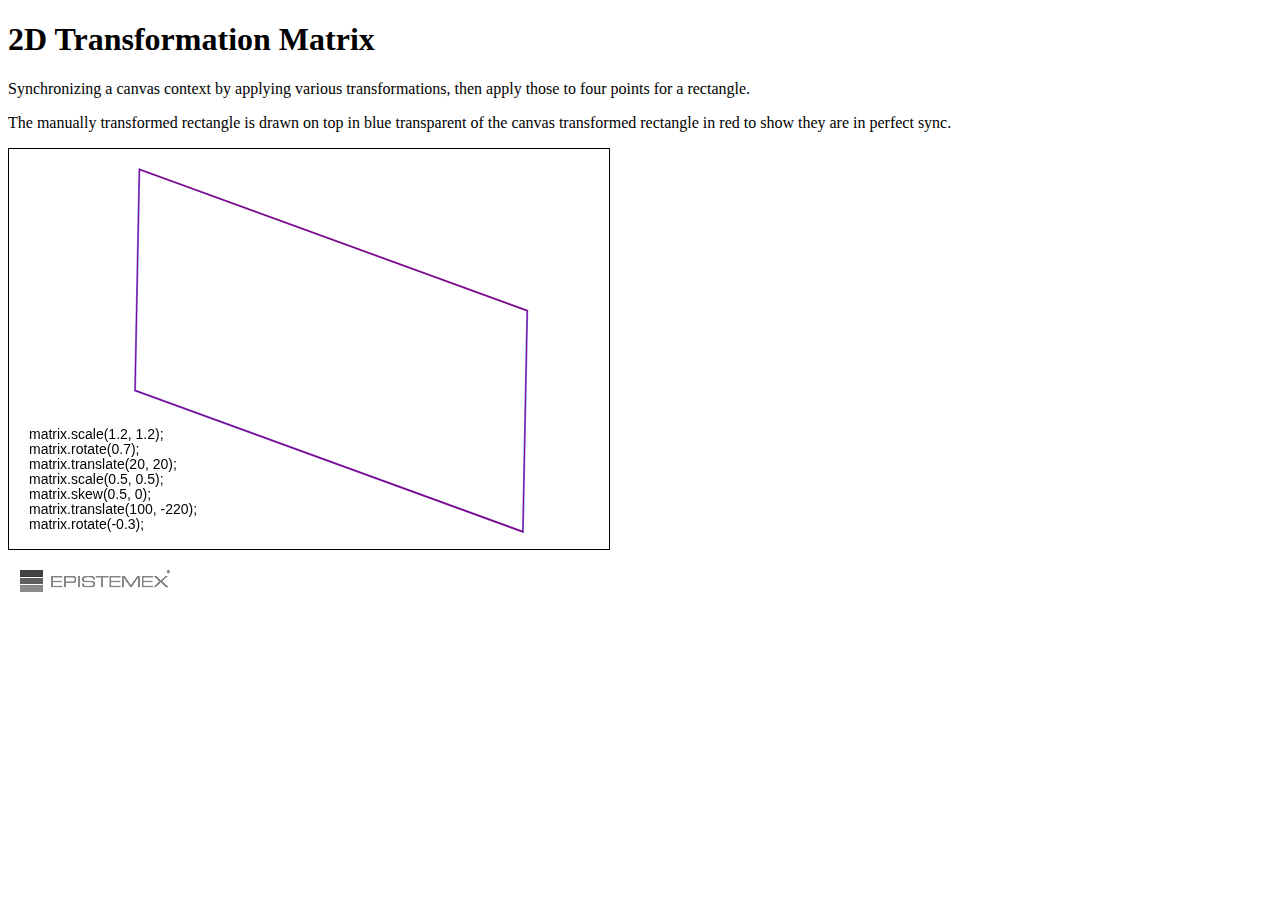
<file: demos/demo.html>
<!DOCTYPE html>
<html lang="en">
<head>
	<meta charset="utf-8">
	<meta name="copyright" content="Epistemex">

	<title>2D Transformation Matrix demo</title>

</head>
<body>

	<div id="container">
		<header>
			<h1>2D Transformation Matrix</h1>
		</header>

		<div id="main">
			<p>Synchronizing a canvas context by applying various transformations,
			then apply those to four points for a rectangle.</p>
			<p>The manually transformed rectangle is drawn on top in blue transparent of the canvas transformed
			rectangle in red to show they are in perfect sync.</p>
			<canvas id="canvas" width="600" height="400" style="border:1px solid #000">
				<h1>Sorry, this browser do not support canvas</h1>
			</canvas>
		</div>

		<footer style="margin:16px 0 0 12px">
			<img src="[data-uri]">
		</footer>
	</div> 	<!-- container -->

<script src="../matrix.min.js"></script>
<script>

	var canvas = document.getElementById('canvas'),
		ctx = canvas.getContext('2d'),
		rect = [{x: 100, y: 100}, {x: 900, y: 100}, {x: 900, y: 400}, {x: 100, y: 400}],
		matrix = new Matrix(ctx);

	// apply various transformations (context is synced by class)
	matrix.scale(1.2, 1.2);
	matrix.rotate(0.7);
	matrix.translate(20, 20);
	matrix.scale(0.5, 0.5);
	matrix.skew(0.5, 0);
	matrix.translate(100, -220);
	matrix.rotate(-0.3);

	// apply transform to our point array
	rect = matrix.applyToArray(rect);

	// draw canvas transformed rectangle
	ctx.strokeStyle = '#f00';
	ctx.lineWidth = 2;
	ctx.strokeRect(100, 100, 800, 300);

	// draw custom transformed rectangle
	ctx.setTransform(1, 0, 0, 1, 0, 0); // reset for demo so transforms doesn't add up
	ctx.strokeStyle = 'rgba(0,0,255,0.5)';
	ctx.moveTo(rect[0].x, rect[0].y);
	ctx.lineTo(rect[1].x, rect[1].y);
	ctx.lineTo(rect[2].x, rect[2].y);
	ctx.lineTo(rect[3].x, rect[3].y);
	ctx.closePath();
	ctx.stroke();

	// print transformation details
	ctx.translate(0, 250);
	ctx.font = '14px sans-serif';
	ctx.fillText('matrix.scale(1.2, 1.2);', 20, 40);
	ctx.fillText('matrix.rotate(0.7);', 20, 55);
	ctx.fillText('matrix.translate(20, 20);', 20, 70);
	ctx.fillText('matrix.scale(0.5, 0.5);', 20, 85);
	ctx.fillText('matrix.skew(0.5, 0);', 20, 100);
	ctx.fillText('matrix.translate(100, -220);', 20, 115);
	ctx.fillText('matrix.rotate(-0.3);', 20, 130);

</script>
</body>
</html>
</file>
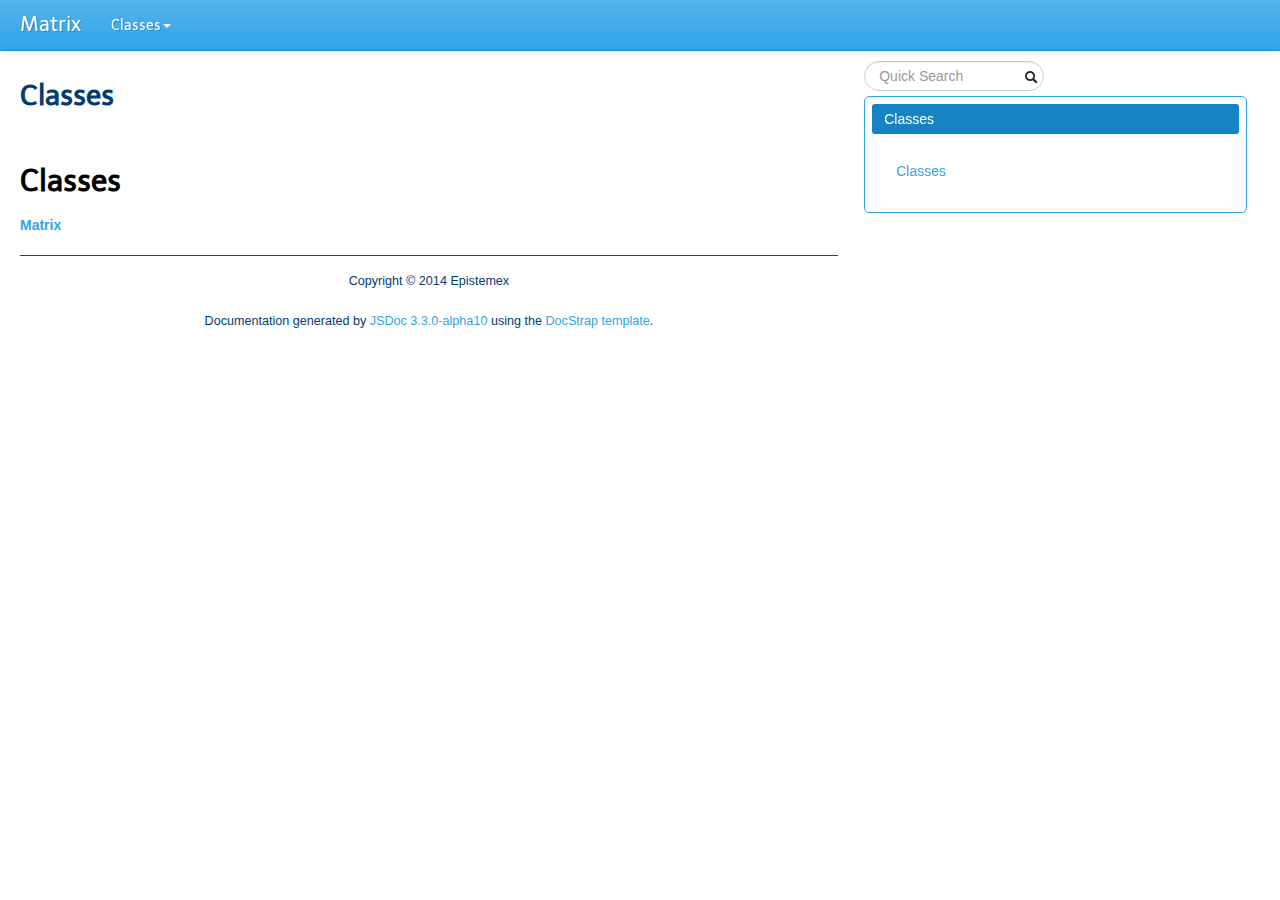
<file: docs/classes.list.html>
<!DOCTYPE html>

<html lang="en">
<head>
	<meta charset="utf-8">
	<title>Matrix Classes</title>

	<!--[if lt IE 9]>
	<script src="//html5shiv.googlecode.com/svn/trunk/html5.js"></script>
	<![endif]-->
	<link type="text/css" rel="stylesheet" href="styles/sunlight.default.css">

	
	<link type="text/css" rel="stylesheet" href="styles/site.cerulean.css">
	
</head>

<body>
<div class="container-fluid">
	<div class="navbar navbar-fixed-top ">
		<div class="navbar-inner">
			<a class="brand" href="index.html">Matrix</a>
			<ul class="nav">
				
				<li class="dropdown">
					<a href="classes.list.html" class="dropdown-toggle" data-toggle="dropdown">Classes<b
						class="caret"></b></a>

					<ul class="dropdown-menu ">
						
						<li>
							<a href="Matrix.html">Matrix</a>
						</li>
						

					</ul>
				</li>
				
			</ul>
		</div>
	</div>

	<div class="row-fluid">

		
		<div class="span8">
			
				<div id="main">
					


	<h1 class="page-title">Classes</h1>
<section>

<header>
    <h2>
    
    </h2>
    
</header>

<article>
    <div class="container-overview">
    

    
        

        
<dl class="details">
    

    

    

    

    

    

    

    

    

    

    

    
</dl>


        
    
    </div>

    

    

    

    
        <h3 class="subsection-title">Classes</h3>

        <dl>
            <dt><a href="Matrix.html">Matrix</a></dt>
            <dd></dd>
        </dl>
    

    

    

    

    

    
</article>

</section>




				</div>

				<div class="clearfix"></div>
				<footer>
					
					
		<span class="copyright">
		Copyright &copy; 2014 Epistemex
		</span>
					<br />
					
		<span class="jsdoc-message">
		Documentation generated by <a href="https://github.com/jsdoc3/jsdoc">JSDoc 3.3.0-alpha10</a>
		using the <a href="https://github.com/terryweiss/docstrap">DocStrap template</a>.
		</span>
				</footer>
			</div>

			
			<div class="span3">
				<div id="toc"></div>
			</div>
			
			<br clear="both">
		</div>

	</div>

	<script src="scripts/sunlight.js"></script>
	<script src="scripts/sunlight.javascript.js"></script>
	<script src="scripts/sunlight-plugin.doclinks.js"></script>
	<script src="scripts/sunlight-plugin.linenumbers.js"></script>
	<script src="scripts/sunlight-plugin.menu.js"></script>
	<script src="scripts/jquery.min.js"></script>
	<script src="scripts/jquery.scrollTo.js"></script>
	<script src="scripts/jquery.localScroll.js"></script>
	<script src="scripts/bootstrap-dropdown.js"></script>
	<script src="scripts/toc.js"></script>

	<script>  Sunlight.highlightAll({lineNumbers:false,  showMenu: true, enableDoclinks :true}); </script>

	<script>
		$( function () {
			$( "#toc" ).toc( {
			    anchorName  : function(i, heading, prefix) {
					return $(heading).attr("id") || ( prefix + i );
				},
				selectors   : "h1,h2,h3,h4",
				showAndHide : false,
				scrollTo    : 60
			} );
			$( "#toc>ul" ).addClass( "nav nav-pills nav-stacked" );
			$( "#main span[id^='toc']" ).addClass( "toc-shim" );

		} );
	</script>

	

</body>
</html>
</file>
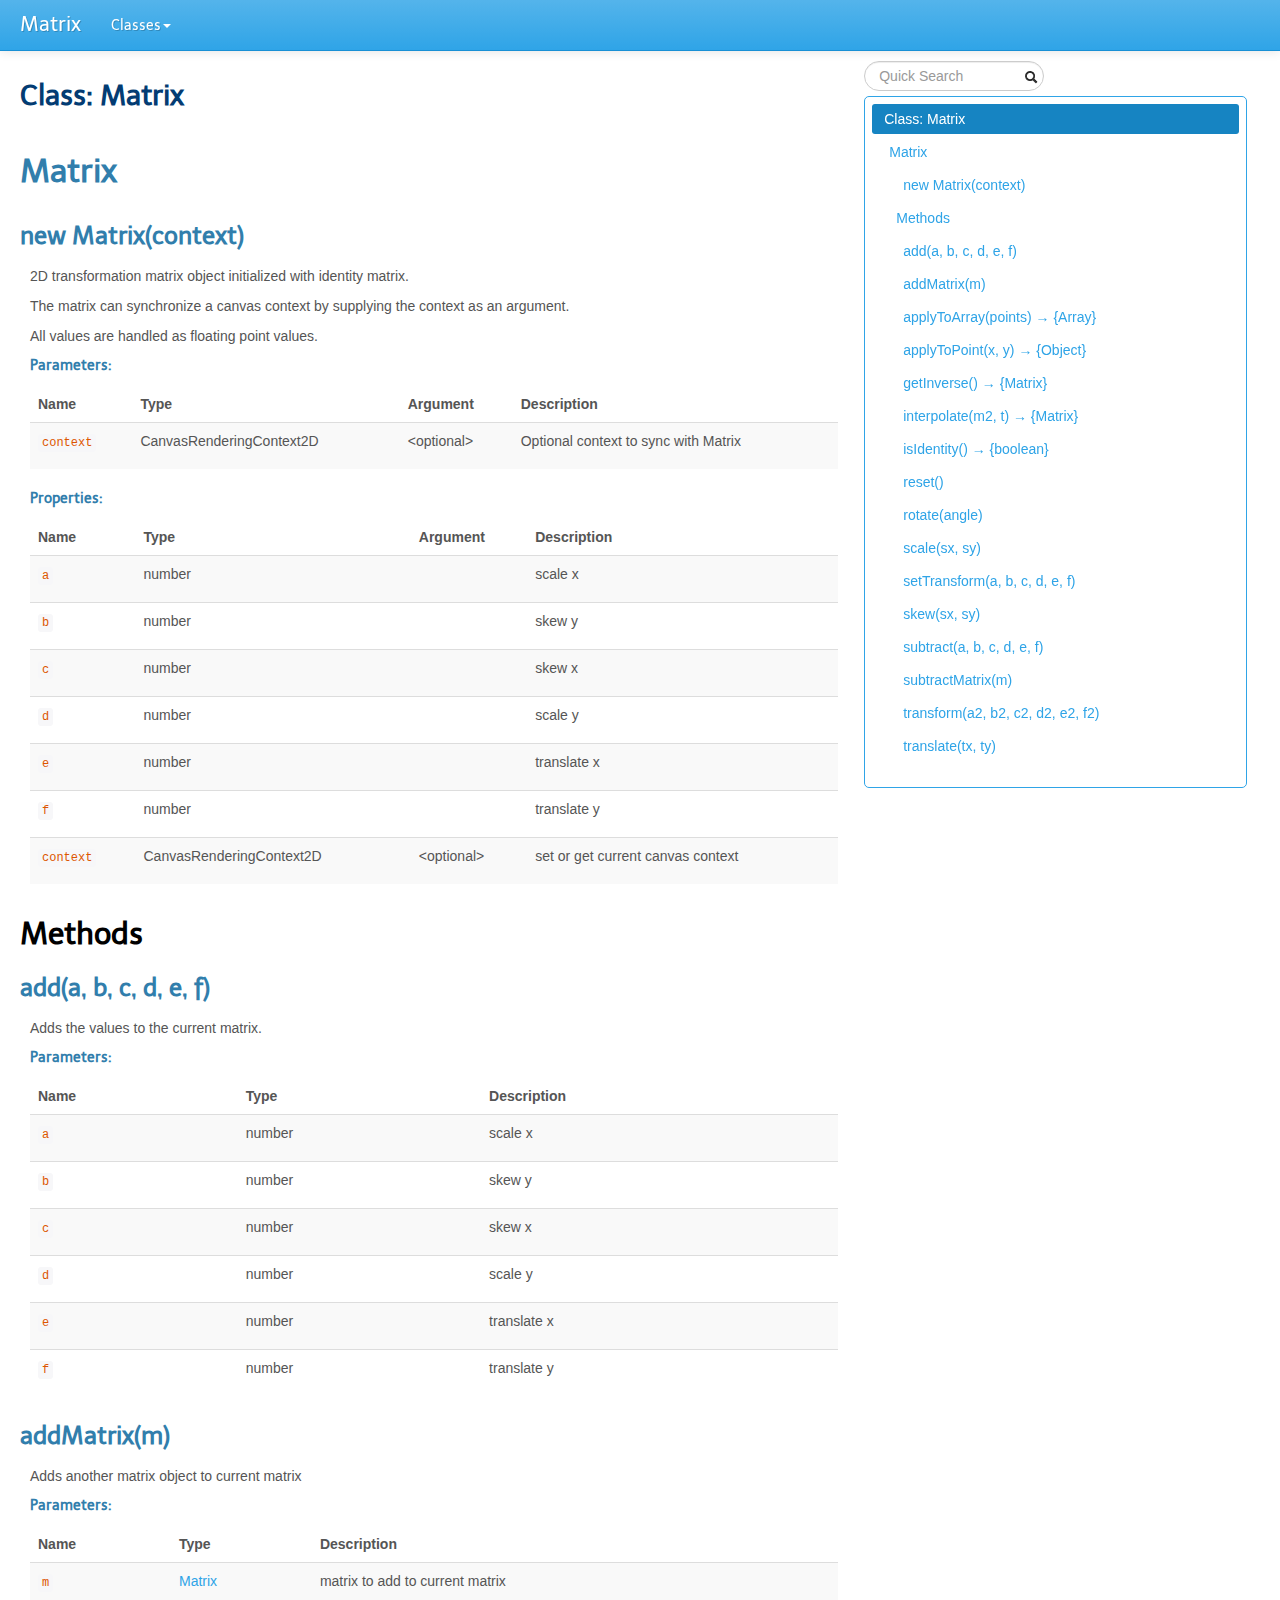
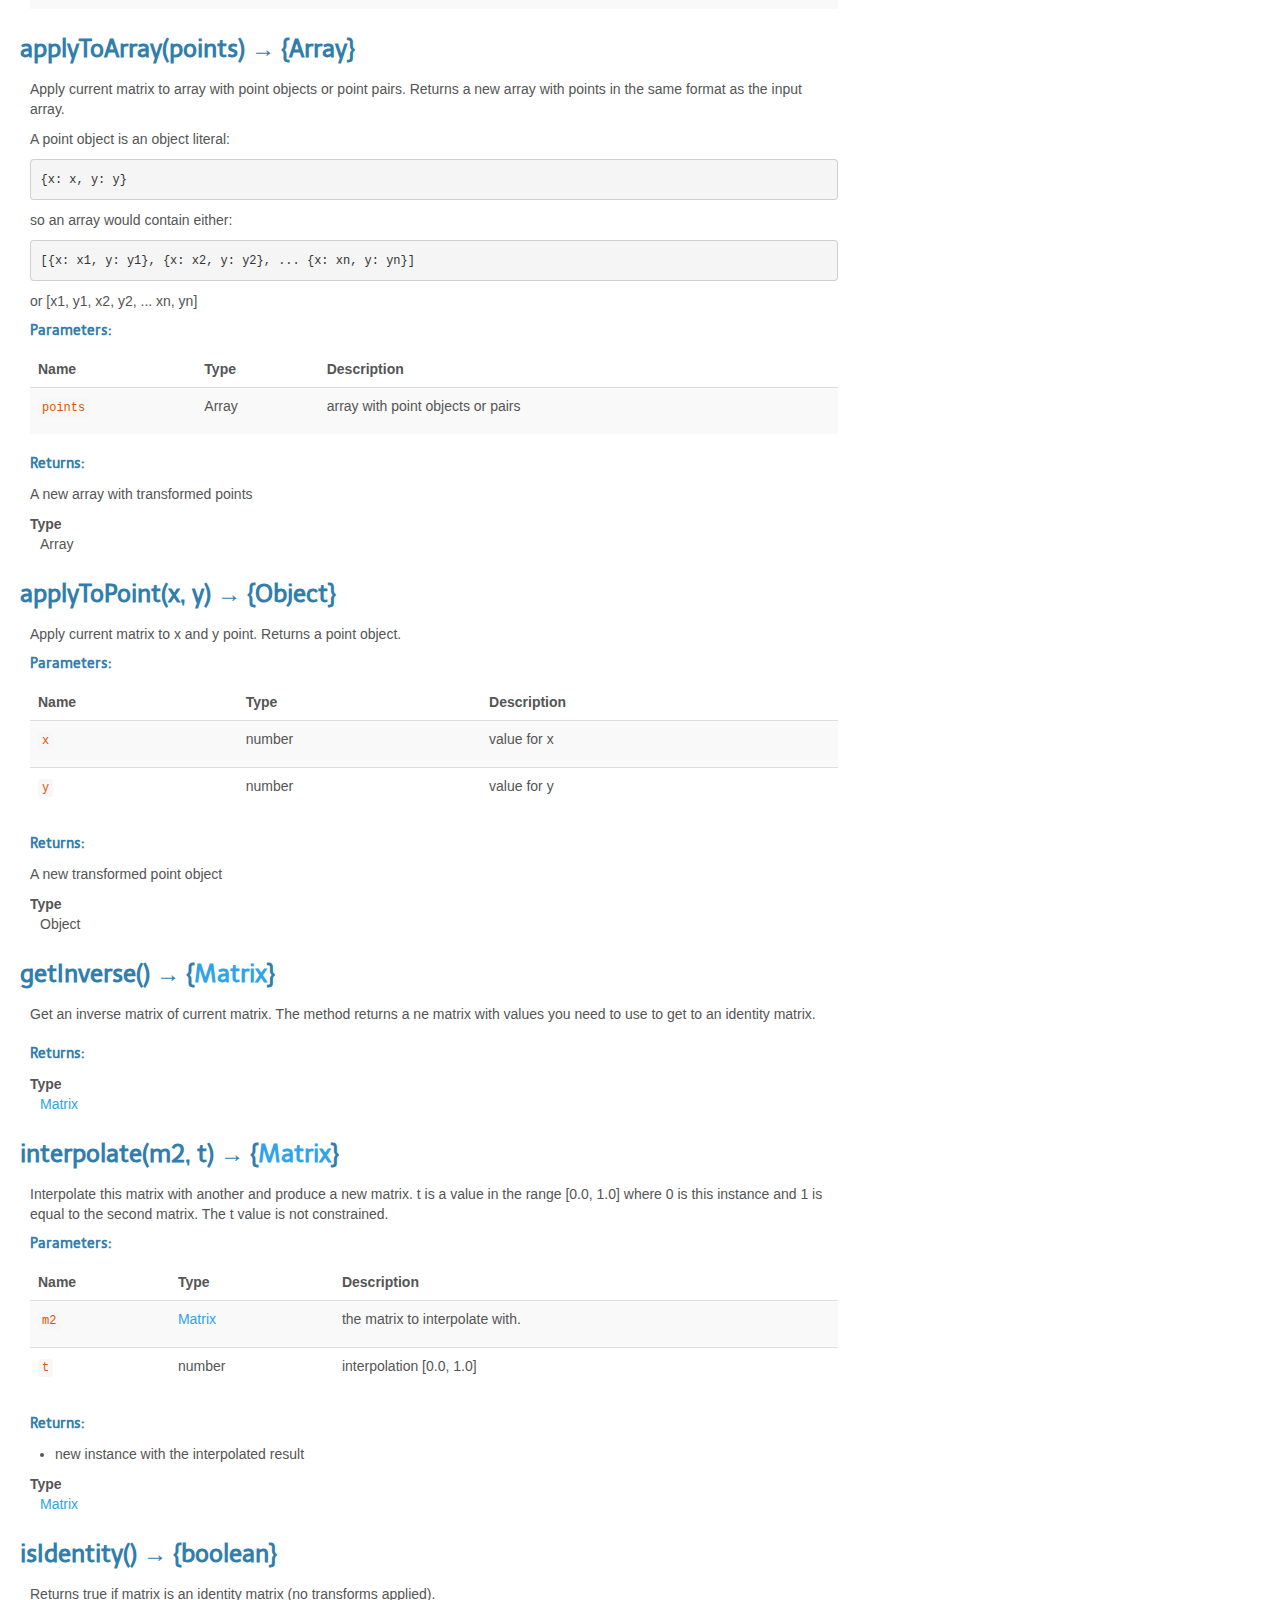
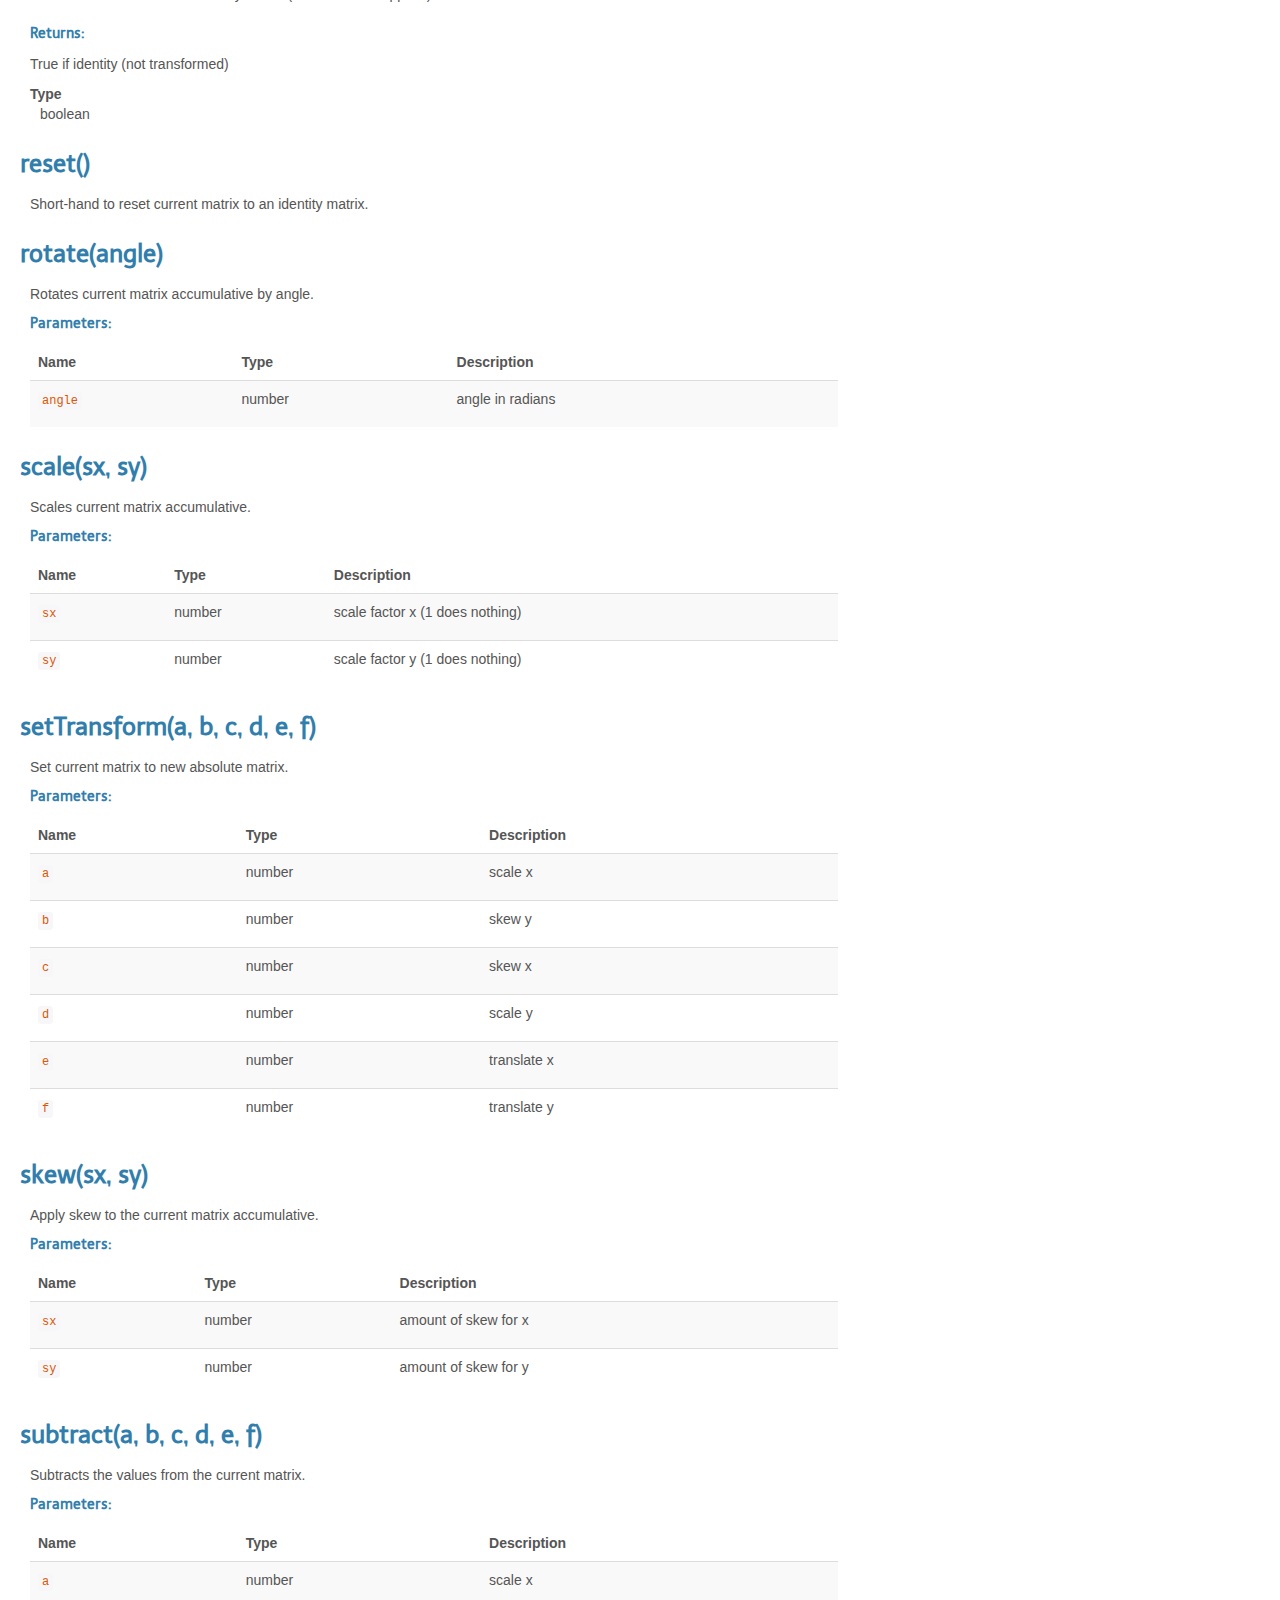
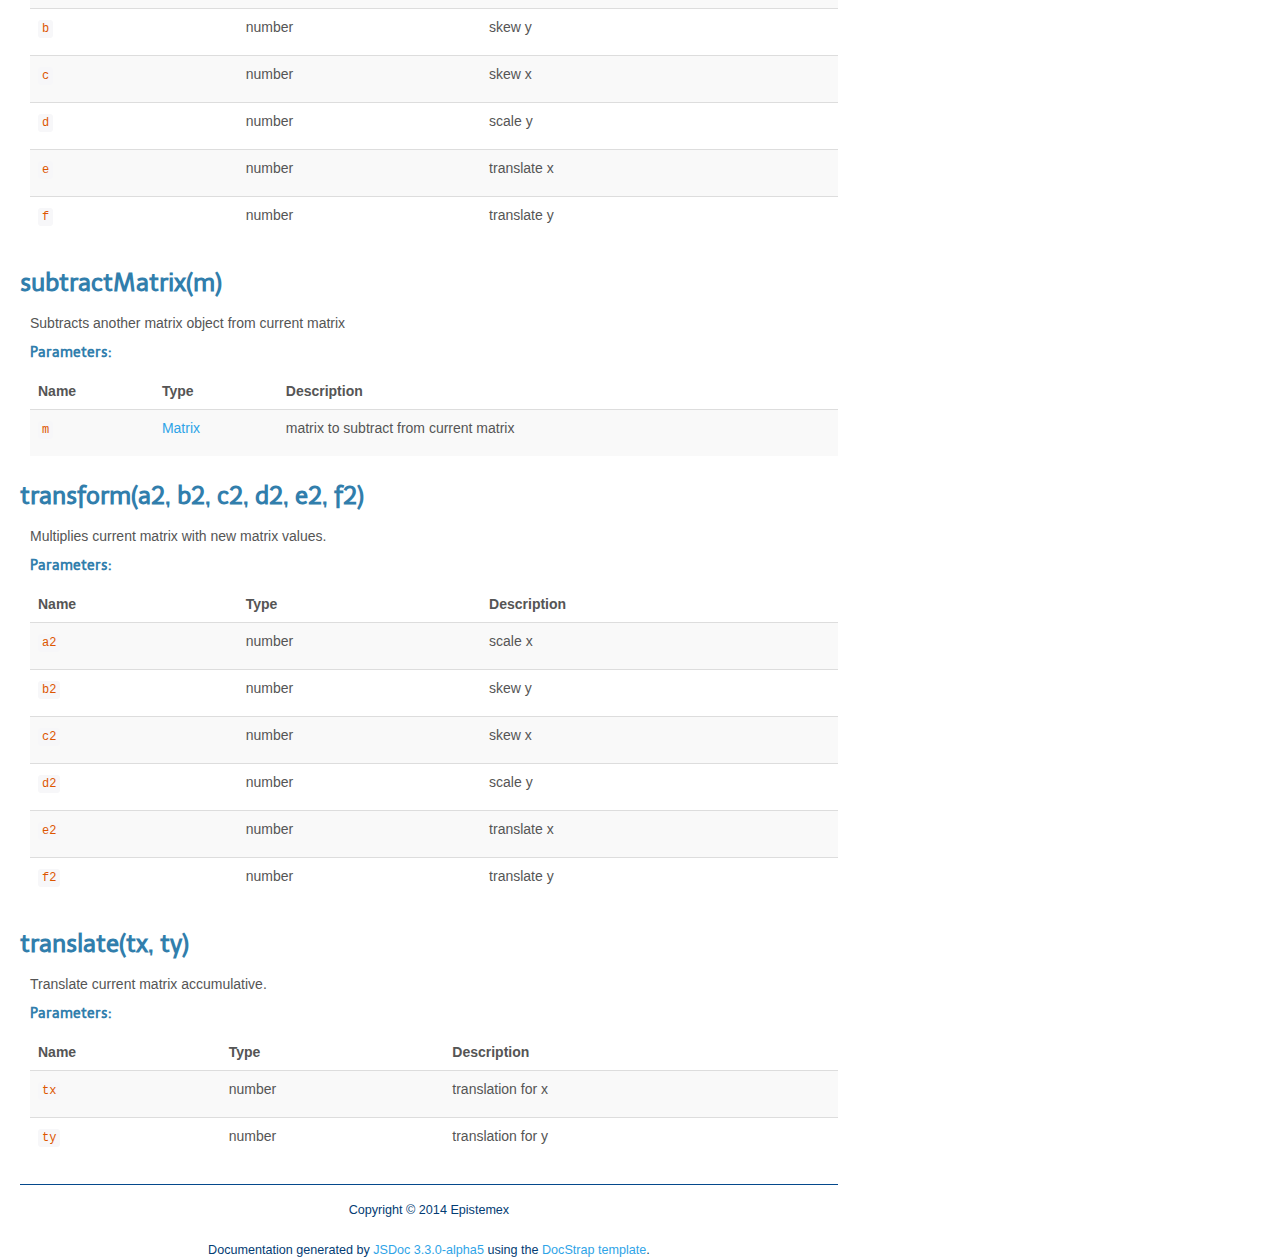
<file: docs/Matrix.html>
<!DOCTYPE html>

<html lang="en">
<head>
	<meta charset="utf-8">
	<title>Matrix Class: Matrix</title>

	<!--[if lt IE 9]>
	<script src="//html5shiv.googlecode.com/svn/trunk/html5.js"></script>
	<![endif]-->
	<link type="text/css" rel="stylesheet" href="styles/sunlight.default.css">

	
	<link type="text/css" rel="stylesheet" href="styles/site.cerulean.css">
	
</head>

<body>
<div class="container-fluid">
	<div class="navbar navbar-fixed-top ">
		<div class="navbar-inner">
			<a class="brand" href="index.html">Matrix</a>
			<ul class="nav">
				
				<li class="dropdown">
					<a href="classes.list.html" class="dropdown-toggle" data-toggle="dropdown">Classes<b
						class="caret"></b></a>

					<ul class="dropdown-menu ">
						
						<li>
							<a href="Matrix.html">Matrix</a>
						</li>
						

					</ul>
				</li>
				
			</ul>
		</div>
	</div>

	<div class="row-fluid">

		
		<div class="span8">
			
				<div id="main">
					


	<h1 class="page-title">Class: Matrix</h1>
<section>

<header>
    <h2>
    Matrix
    </h2>
    
</header>

<article>
    <div class="container-overview">
    

    
        
<dt>
    <h4 class="name" id="Matrix"><span class="type-signature"></span>new Matrix<span class="signature">(<span class="optional">context</span>)</span><span class="type-signature"></span></h4>
    
    
</dt>
<dd>
    
    
    <div class="description">
        <p>2D transformation matrix object initialized with identity matrix.</p>
<p>The matrix can synchronize a canvas context by supplying the context
as an argument.</p>
<p>All values are handled as floating point values.</p>
    </div>
    

    
    
    
    
    
        <h5>Parameters:</h5>
        

<table class="params table table-striped">
    <thead>
	<tr>
		
		<th>Name</th>
		

		<th>Type</th>

		
		<th>Argument</th>
		

		

		<th class="last">Description</th>
	</tr>
	</thead>

	<tbody>
	

        <tr>
            
                <td class="name"><code>context</code></td>
            

            <td class="type">
            
                
<span class="param-type">CanvasRenderingContext2D</span>


            
            </td>

            
                <td class="attributes">
                
                    &lt;optional><br>
                

                

                
                </td>
            

            

            <td class="description last"><p>Optional context to sync with Matrix</p></td>
        </tr>

	
	</tbody>
</table>

    
    
    
<dl class="details">
    

        <h5 class="subsection-title">Properties:</h5>

        <dl>

<table class="props table table-striped">
    <thead>
	<tr>
		
		<th>Name</th>
		

		<th>Type</th>

		
		<th>Argument</th>
		

		

		<th class="last">Description</th>
	</tr>
	</thead>

	<tbody>
	

        <tr>
            
                <td class="name"><code>a</code></td>
            

            <td class="type">
            
                
<span class="param-type">number</span>


            
            </td>

            
                <td class="attributes">
                

                
                </td>
            

            

            <td class="description last"><p>scale x</p></td>
        </tr>

	

        <tr>
            
                <td class="name"><code>b</code></td>
            

            <td class="type">
            
                
<span class="param-type">number</span>


            
            </td>

            
                <td class="attributes">
                

                
                </td>
            

            

            <td class="description last"><p>skew y</p></td>
        </tr>

	

        <tr>
            
                <td class="name"><code>c</code></td>
            

            <td class="type">
            
                
<span class="param-type">number</span>


            
            </td>

            
                <td class="attributes">
                

                
                </td>
            

            

            <td class="description last"><p>skew x</p></td>
        </tr>

	

        <tr>
            
                <td class="name"><code>d</code></td>
            

            <td class="type">
            
                
<span class="param-type">number</span>


            
            </td>

            
                <td class="attributes">
                

                
                </td>
            

            

            <td class="description last"><p>scale y</p></td>
        </tr>

	

        <tr>
            
                <td class="name"><code>e</code></td>
            

            <td class="type">
            
                
<span class="param-type">number</span>


            
            </td>

            
                <td class="attributes">
                

                
                </td>
            

            

            <td class="description last"><p>translate x</p></td>
        </tr>

	

        <tr>
            
                <td class="name"><code>f</code></td>
            

            <td class="type">
            
                
<span class="param-type">number</span>


            
            </td>

            
                <td class="attributes">
                

                
                </td>
            

            

            <td class="description last"><p>translate y</p></td>
        </tr>

	

        <tr>
            
                <td class="name"><code>context</code></td>
            

            <td class="type">
            
                
<span class="param-type">CanvasRenderingContext2D</span>


            
            </td>

            
                <td class="attributes">
                
                    &lt;optional><br>
                

                
                </td>
            

            

            <td class="description last"><p>set or get current canvas context</p></td>
        </tr>

	
	</tbody>
</table>
</dl>

    

    

    

    

    

    

    

    

    

    

    

    
</dl>

    
    

    

    
    
    
    
    
    
    
</dd>

    
    </div>

    

    

    

    

    

    

    
        <h3 class="subsection-title">Methods</h3>

        <dl>
            
<dt>
    <h4 class="name" id="add"><span class="type-signature"></span>add<span class="signature">(a, b, c, d, e, f)</span><span class="type-signature"></span></h4>
    
    
</dt>
<dd>
    
    
    <div class="description">
        <p>Adds the values to the current matrix.</p>
    </div>
    

    
    
    
    
    
        <h5>Parameters:</h5>
        

<table class="params table table-striped">
    <thead>
	<tr>
		
		<th>Name</th>
		

		<th>Type</th>

		

		

		<th class="last">Description</th>
	</tr>
	</thead>

	<tbody>
	

        <tr>
            
                <td class="name"><code>a</code></td>
            

            <td class="type">
            
                
<span class="param-type">number</span>


            
            </td>

            

            

            <td class="description last"><p>scale x</p></td>
        </tr>

	

        <tr>
            
                <td class="name"><code>b</code></td>
            

            <td class="type">
            
                
<span class="param-type">number</span>


            
            </td>

            

            

            <td class="description last"><p>skew y</p></td>
        </tr>

	

        <tr>
            
                <td class="name"><code>c</code></td>
            

            <td class="type">
            
                
<span class="param-type">number</span>


            
            </td>

            

            

            <td class="description last"><p>skew x</p></td>
        </tr>

	

        <tr>
            
                <td class="name"><code>d</code></td>
            

            <td class="type">
            
                
<span class="param-type">number</span>


            
            </td>

            

            

            <td class="description last"><p>scale y</p></td>
        </tr>

	

        <tr>
            
                <td class="name"><code>e</code></td>
            

            <td class="type">
            
                
<span class="param-type">number</span>


            
            </td>

            

            

            <td class="description last"><p>translate x</p></td>
        </tr>

	

        <tr>
            
                <td class="name"><code>f</code></td>
            

            <td class="type">
            
                
<span class="param-type">number</span>


            
            </td>

            

            

            <td class="description last"><p>translate y</p></td>
        </tr>

	
	</tbody>
</table>

    
    
    
<dl class="details">
    

    

    

    

    

    

    

    

    

    

    

    
</dl>

    
    

    

    
    
    
    
    
    
    
</dd>

        
            
<dt>
    <h4 class="name" id="addMatrix"><span class="type-signature"></span>addMatrix<span class="signature">(m)</span><span class="type-signature"></span></h4>
    
    
</dt>
<dd>
    
    
    <div class="description">
        <p>Adds another matrix object to current matrix</p>
    </div>
    

    
    
    
    
    
        <h5>Parameters:</h5>
        

<table class="params table table-striped">
    <thead>
	<tr>
		
		<th>Name</th>
		

		<th>Type</th>

		

		

		<th class="last">Description</th>
	</tr>
	</thead>

	<tbody>
	

        <tr>
            
                <td class="name"><code>m</code></td>
            

            <td class="type">
            
                
<span class="param-type"><a href="Matrix.html">Matrix</a></span>


            
            </td>

            

            

            <td class="description last"><p>matrix to add to current matrix</p></td>
        </tr>

	
	</tbody>
</table>

    
    
    
<dl class="details">
    

    

    

    

    

    

    

    

    

    

    

    
</dl>

    
    

    

    
    
    
    
    
    
    
</dd>

        
            
<dt>
    <h4 class="name" id="applyToArray"><span class="type-signature"></span>applyToArray<span class="signature">(points)</span><span class="type-signature"> &rarr; {Array}</span></h4>
    
    
</dt>
<dd>
    
    
    <div class="description">
        <p>Apply current matrix to array with point objects or point pairs.
Returns a new array with points in the same format as the input array.</p>
<p>A point object is an object literal:</p>
<pre><code>{x: x, y: y}
</code></pre><p>so an array would contain either:</p>
<pre><code>[{x: x1, y: y1}, {x: x2, y: y2}, ... {x: xn, y: yn}]
</code></pre><p>or
    [x1, y1, x2, y2, ... xn, yn]</p>
    </div>
    

    
    
    
    
    
        <h5>Parameters:</h5>
        

<table class="params table table-striped">
    <thead>
	<tr>
		
		<th>Name</th>
		

		<th>Type</th>

		

		

		<th class="last">Description</th>
	</tr>
	</thead>

	<tbody>
	

        <tr>
            
                <td class="name"><code>points</code></td>
            

            <td class="type">
            
                
<span class="param-type">Array</span>


            
            </td>

            

            

            <td class="description last"><p>array with point objects or pairs</p></td>
        </tr>

	
	</tbody>
</table>

    
    
    
<dl class="details">
    

    

    

    

    

    

    

    

    

    

    

    
</dl>

    
    

    

    
    
    
    
    
    <h5>Returns:</h5>
    
            
<div class="param-desc">
    <p>A new array with transformed points</p>
</div>



<dl>
	<dt>
		Type
	</dt>
	<dd>
		
<span class="param-type">Array</span>


	</dd>
</dl>


        
    
    
</dd>

        
            
<dt>
    <h4 class="name" id="applyToPoint"><span class="type-signature"></span>applyToPoint<span class="signature">(x, y)</span><span class="type-signature"> &rarr; {Object}</span></h4>
    
    
</dt>
<dd>
    
    
    <div class="description">
        <p>Apply current matrix to x and y point.
Returns a point object.</p>
    </div>
    

    
    
    
    
    
        <h5>Parameters:</h5>
        

<table class="params table table-striped">
    <thead>
	<tr>
		
		<th>Name</th>
		

		<th>Type</th>

		

		

		<th class="last">Description</th>
	</tr>
	</thead>

	<tbody>
	

        <tr>
            
                <td class="name"><code>x</code></td>
            

            <td class="type">
            
                
<span class="param-type">number</span>


            
            </td>

            

            

            <td class="description last"><p>value for x</p></td>
        </tr>

	

        <tr>
            
                <td class="name"><code>y</code></td>
            

            <td class="type">
            
                
<span class="param-type">number</span>


            
            </td>

            

            

            <td class="description last"><p>value for y</p></td>
        </tr>

	
	</tbody>
</table>

    
    
    
<dl class="details">
    

    

    

    

    

    

    

    

    

    

    

    
</dl>

    
    

    

    
    
    
    
    
    <h5>Returns:</h5>
    
            
<div class="param-desc">
    <p>A new transformed point object</p>
</div>



<dl>
	<dt>
		Type
	</dt>
	<dd>
		
<span class="param-type">Object</span>


	</dd>
</dl>


        
    
    
</dd>

        
            
<dt>
    <h4 class="name" id="getInverse"><span class="type-signature"></span>getInverse<span class="signature">()</span><span class="type-signature"> &rarr; {<a href="Matrix.html">Matrix</a>}</span></h4>
    
    
</dt>
<dd>
    
    
    <div class="description">
        <p>Get an inverse matrix of current matrix. The method returns a ne
matrix with values you need to use to get to an identity matrix.</p>
    </div>
    

    
    
    
    
    
    
    
<dl class="details">
    

    

    

    

    

    

    

    

    

    

    

    
</dl>

    
    

    

    
    
    
    
    
    <h5>Returns:</h5>
    
            


<dl>
	<dt>
		Type
	</dt>
	<dd>
		
<span class="param-type"><a href="Matrix.html">Matrix</a></span>


	</dd>
</dl>


        
    
    
</dd>

        
            
<dt>
    <h4 class="name" id="interpolate"><span class="type-signature"></span>interpolate<span class="signature">(m2, t)</span><span class="type-signature"> &rarr; {<a href="Matrix.html">Matrix</a>}</span></h4>
    
    
</dt>
<dd>
    
    
    <div class="description">
        <p>Interpolate this matrix with another and produce a new matrix.
t is a value in the range [0.0, 1.0] where 0 is this instance and
1 is equal to the second matrix. The t value is not constrained.</p>
    </div>
    

    
    
    
    
    
        <h5>Parameters:</h5>
        

<table class="params table table-striped">
    <thead>
	<tr>
		
		<th>Name</th>
		

		<th>Type</th>

		

		

		<th class="last">Description</th>
	</tr>
	</thead>

	<tbody>
	

        <tr>
            
                <td class="name"><code>m2</code></td>
            

            <td class="type">
            
                
<span class="param-type"><a href="Matrix.html">Matrix</a></span>


            
            </td>

            

            

            <td class="description last"><p>the matrix to interpolate with.</p></td>
        </tr>

	

        <tr>
            
                <td class="name"><code>t</code></td>
            

            <td class="type">
            
                
<span class="param-type">number</span>


            
            </td>

            

            

            <td class="description last"><p>interpolation [0.0, 1.0]</p></td>
        </tr>

	
	</tbody>
</table>

    
    
    
<dl class="details">
    

    

    

    

    

    

    

    

    

    

    

    
</dl>

    
    

    

    
    
    
    
    
    <h5>Returns:</h5>
    
            
<div class="param-desc">
    <ul>
<li>new instance with the interpolated result</li>
</ul>
</div>



<dl>
	<dt>
		Type
	</dt>
	<dd>
		
<span class="param-type"><a href="Matrix.html">Matrix</a></span>


	</dd>
</dl>


        
    
    
</dd>

        
            
<dt>
    <h4 class="name" id="isIdentity"><span class="type-signature"></span>isIdentity<span class="signature">()</span><span class="type-signature"> &rarr; {boolean}</span></h4>
    
    
</dt>
<dd>
    
    
    <div class="description">
        <p>Returns true if matrix is an identity matrix (no transforms applied).</p>
    </div>
    

    
    
    
    
    
    
    
<dl class="details">
    

    

    

    

    

    

    

    

    

    

    

    
</dl>

    
    

    

    
    
    
    
    
    <h5>Returns:</h5>
    
            
<div class="param-desc">
    <p>True if identity (not transformed)</p>
</div>



<dl>
	<dt>
		Type
	</dt>
	<dd>
		
<span class="param-type">boolean</span>


	</dd>
</dl>


        
    
    
</dd>

        
            
<dt>
    <h4 class="name" id="reset"><span class="type-signature"></span>reset<span class="signature">()</span><span class="type-signature"></span></h4>
    
    
</dt>
<dd>
    
    
    <div class="description">
        <p>Short-hand to reset current matrix to an identity matrix.</p>
    </div>
    

    
    
    
    
    
    
    
<dl class="details">
    

    

    

    

    

    

    

    

    

    

    

    
</dl>

    
    

    

    
    
    
    
    
    
    
</dd>

        
            
<dt>
    <h4 class="name" id="rotate"><span class="type-signature"></span>rotate<span class="signature">(angle)</span><span class="type-signature"></span></h4>
    
    
</dt>
<dd>
    
    
    <div class="description">
        <p>Rotates current matrix accumulative by angle.</p>
    </div>
    

    
    
    
    
    
        <h5>Parameters:</h5>
        

<table class="params table table-striped">
    <thead>
	<tr>
		
		<th>Name</th>
		

		<th>Type</th>

		

		

		<th class="last">Description</th>
	</tr>
	</thead>

	<tbody>
	

        <tr>
            
                <td class="name"><code>angle</code></td>
            

            <td class="type">
            
                
<span class="param-type">number</span>


            
            </td>

            

            

            <td class="description last"><p>angle in radians</p></td>
        </tr>

	
	</tbody>
</table>

    
    
    
<dl class="details">
    

    

    

    

    

    

    

    

    

    

    

    
</dl>

    
    

    

    
    
    
    
    
    
    
</dd>

        
            
<dt>
    <h4 class="name" id="scale"><span class="type-signature"></span>scale<span class="signature">(sx, sy)</span><span class="type-signature"></span></h4>
    
    
</dt>
<dd>
    
    
    <div class="description">
        <p>Scales current matrix accumulative.</p>
    </div>
    

    
    
    
    
    
        <h5>Parameters:</h5>
        

<table class="params table table-striped">
    <thead>
	<tr>
		
		<th>Name</th>
		

		<th>Type</th>

		

		

		<th class="last">Description</th>
	</tr>
	</thead>

	<tbody>
	

        <tr>
            
                <td class="name"><code>sx</code></td>
            

            <td class="type">
            
                
<span class="param-type">number</span>


            
            </td>

            

            

            <td class="description last"><p>scale factor x (1 does nothing)</p></td>
        </tr>

	

        <tr>
            
                <td class="name"><code>sy</code></td>
            

            <td class="type">
            
                
<span class="param-type">number</span>


            
            </td>

            

            

            <td class="description last"><p>scale factor y (1 does nothing)</p></td>
        </tr>

	
	</tbody>
</table>

    
    
    
<dl class="details">
    

    

    

    

    

    

    

    

    

    

    

    
</dl>

    
    

    

    
    
    
    
    
    
    
</dd>

        
            
<dt>
    <h4 class="name" id="setTransform"><span class="type-signature"></span>setTransform<span class="signature">(a, b, c, d, e, f)</span><span class="type-signature"></span></h4>
    
    
</dt>
<dd>
    
    
    <div class="description">
        <p>Set current matrix to new absolute matrix.</p>
    </div>
    

    
    
    
    
    
        <h5>Parameters:</h5>
        

<table class="params table table-striped">
    <thead>
	<tr>
		
		<th>Name</th>
		

		<th>Type</th>

		

		

		<th class="last">Description</th>
	</tr>
	</thead>

	<tbody>
	

        <tr>
            
                <td class="name"><code>a</code></td>
            

            <td class="type">
            
                
<span class="param-type">number</span>


            
            </td>

            

            

            <td class="description last"><p>scale x</p></td>
        </tr>

	

        <tr>
            
                <td class="name"><code>b</code></td>
            

            <td class="type">
            
                
<span class="param-type">number</span>


            
            </td>

            

            

            <td class="description last"><p>skew y</p></td>
        </tr>

	

        <tr>
            
                <td class="name"><code>c</code></td>
            

            <td class="type">
            
                
<span class="param-type">number</span>


            
            </td>

            

            

            <td class="description last"><p>skew x</p></td>
        </tr>

	

        <tr>
            
                <td class="name"><code>d</code></td>
            

            <td class="type">
            
                
<span class="param-type">number</span>


            
            </td>

            

            

            <td class="description last"><p>scale y</p></td>
        </tr>

	

        <tr>
            
                <td class="name"><code>e</code></td>
            

            <td class="type">
            
                
<span class="param-type">number</span>


            
            </td>

            

            

            <td class="description last"><p>translate x</p></td>
        </tr>

	

        <tr>
            
                <td class="name"><code>f</code></td>
            

            <td class="type">
            
                
<span class="param-type">number</span>


            
            </td>

            

            

            <td class="description last"><p>translate y</p></td>
        </tr>

	
	</tbody>
</table>

    
    
    
<dl class="details">
    

    

    

    

    

    

    

    

    

    

    

    
</dl>

    
    

    

    
    
    
    
    
    
    
</dd>

        
            
<dt>
    <h4 class="name" id="skew"><span class="type-signature"></span>skew<span class="signature">(sx, sy)</span><span class="type-signature"></span></h4>
    
    
</dt>
<dd>
    
    
    <div class="description">
        <p>Apply skew to the current matrix accumulative.</p>
    </div>
    

    
    
    
    
    
        <h5>Parameters:</h5>
        

<table class="params table table-striped">
    <thead>
	<tr>
		
		<th>Name</th>
		

		<th>Type</th>

		

		

		<th class="last">Description</th>
	</tr>
	</thead>

	<tbody>
	

        <tr>
            
                <td class="name"><code>sx</code></td>
            

            <td class="type">
            
                
<span class="param-type">number</span>


            
            </td>

            

            

            <td class="description last"><p>amount of skew for x</p></td>
        </tr>

	

        <tr>
            
                <td class="name"><code>sy</code></td>
            

            <td class="type">
            
                
<span class="param-type">number</span>


            
            </td>

            

            

            <td class="description last"><p>amount of skew for y</p></td>
        </tr>

	
	</tbody>
</table>

    
    
    
<dl class="details">
    

    

    

    

    

    

    

    

    

    

    

    
</dl>

    
    

    

    
    
    
    
    
    
    
</dd>

        
            
<dt>
    <h4 class="name" id="subtract"><span class="type-signature"></span>subtract<span class="signature">(a, b, c, d, e, f)</span><span class="type-signature"></span></h4>
    
    
</dt>
<dd>
    
    
    <div class="description">
        <p>Subtracts the values from the current matrix.</p>
    </div>
    

    
    
    
    
    
        <h5>Parameters:</h5>
        

<table class="params table table-striped">
    <thead>
	<tr>
		
		<th>Name</th>
		

		<th>Type</th>

		

		

		<th class="last">Description</th>
	</tr>
	</thead>

	<tbody>
	

        <tr>
            
                <td class="name"><code>a</code></td>
            

            <td class="type">
            
                
<span class="param-type">number</span>


            
            </td>

            

            

            <td class="description last"><p>scale x</p></td>
        </tr>

	

        <tr>
            
                <td class="name"><code>b</code></td>
            

            <td class="type">
            
                
<span class="param-type">number</span>


            
            </td>

            

            

            <td class="description last"><p>skew y</p></td>
        </tr>

	

        <tr>
            
                <td class="name"><code>c</code></td>
            

            <td class="type">
            
                
<span class="param-type">number</span>


            
            </td>

            

            

            <td class="description last"><p>skew x</p></td>
        </tr>

	

        <tr>
            
                <td class="name"><code>d</code></td>
            

            <td class="type">
            
                
<span class="param-type">number</span>


            
            </td>

            

            

            <td class="description last"><p>scale y</p></td>
        </tr>

	

        <tr>
            
                <td class="name"><code>e</code></td>
            

            <td class="type">
            
                
<span class="param-type">number</span>


            
            </td>

            

            

            <td class="description last"><p>translate x</p></td>
        </tr>

	

        <tr>
            
                <td class="name"><code>f</code></td>
            

            <td class="type">
            
                
<span class="param-type">number</span>


            
            </td>

            

            

            <td class="description last"><p>translate y</p></td>
        </tr>

	
	</tbody>
</table>

    
    
    
<dl class="details">
    

    

    

    

    

    

    

    

    

    

    

    
</dl>

    
    

    

    
    
    
    
    
    
    
</dd>

        
            
<dt>
    <h4 class="name" id="subtractMatrix"><span class="type-signature"></span>subtractMatrix<span class="signature">(m)</span><span class="type-signature"></span></h4>
    
    
</dt>
<dd>
    
    
    <div class="description">
        <p>Subtracts another matrix object from current matrix</p>
    </div>
    

    
    
    
    
    
        <h5>Parameters:</h5>
        

<table class="params table table-striped">
    <thead>
	<tr>
		
		<th>Name</th>
		

		<th>Type</th>

		

		

		<th class="last">Description</th>
	</tr>
	</thead>

	<tbody>
	

        <tr>
            
                <td class="name"><code>m</code></td>
            

            <td class="type">
            
                
<span class="param-type"><a href="Matrix.html">Matrix</a></span>


            
            </td>

            

            

            <td class="description last"><p>matrix to subtract from current matrix</p></td>
        </tr>

	
	</tbody>
</table>

    
    
    
<dl class="details">
    

    

    

    

    

    

    

    

    

    

    

    
</dl>

    
    

    

    
    
    
    
    
    
    
</dd>

        
            
<dt>
    <h4 class="name" id="transform"><span class="type-signature"></span>transform<span class="signature">(a2, b2, c2, d2, e2, f2)</span><span class="type-signature"></span></h4>
    
    
</dt>
<dd>
    
    
    <div class="description">
        <p>Multiplies current matrix with new matrix values.</p>
    </div>
    

    
    
    
    
    
        <h5>Parameters:</h5>
        

<table class="params table table-striped">
    <thead>
	<tr>
		
		<th>Name</th>
		

		<th>Type</th>

		

		

		<th class="last">Description</th>
	</tr>
	</thead>

	<tbody>
	

        <tr>
            
                <td class="name"><code>a2</code></td>
            

            <td class="type">
            
                
<span class="param-type">number</span>


            
            </td>

            

            

            <td class="description last"><p>scale x</p></td>
        </tr>

	

        <tr>
            
                <td class="name"><code>b2</code></td>
            

            <td class="type">
            
                
<span class="param-type">number</span>


            
            </td>

            

            

            <td class="description last"><p>skew y</p></td>
        </tr>

	

        <tr>
            
                <td class="name"><code>c2</code></td>
            

            <td class="type">
            
                
<span class="param-type">number</span>


            
            </td>

            

            

            <td class="description last"><p>skew x</p></td>
        </tr>

	

        <tr>
            
                <td class="name"><code>d2</code></td>
            

            <td class="type">
            
                
<span class="param-type">number</span>


            
            </td>

            

            

            <td class="description last"><p>scale y</p></td>
        </tr>

	

        <tr>
            
                <td class="name"><code>e2</code></td>
            

            <td class="type">
            
                
<span class="param-type">number</span>


            
            </td>

            

            

            <td class="description last"><p>translate x</p></td>
        </tr>

	

        <tr>
            
                <td class="name"><code>f2</code></td>
            

            <td class="type">
            
                
<span class="param-type">number</span>


            
            </td>

            

            

            <td class="description last"><p>translate y</p></td>
        </tr>

	
	</tbody>
</table>

    
    
    
<dl class="details">
    

    

    

    

    

    

    

    

    

    

    

    
</dl>

    
    

    

    
    
    
    
    
    
    
</dd>

        
            
<dt>
    <h4 class="name" id="translate"><span class="type-signature"></span>translate<span class="signature">(tx, ty)</span><span class="type-signature"></span></h4>
    
    
</dt>
<dd>
    
    
    <div class="description">
        <p>Translate current matrix accumulative.</p>
    </div>
    

    
    
    
    
    
        <h5>Parameters:</h5>
        

<table class="params table table-striped">
    <thead>
	<tr>
		
		<th>Name</th>
		

		<th>Type</th>

		

		

		<th class="last">Description</th>
	</tr>
	</thead>

	<tbody>
	

        <tr>
            
                <td class="name"><code>tx</code></td>
            

            <td class="type">
            
                
<span class="param-type">number</span>


            
            </td>

            

            

            <td class="description last"><p>translation for x</p></td>
        </tr>

	

        <tr>
            
                <td class="name"><code>ty</code></td>
            

            <td class="type">
            
                
<span class="param-type">number</span>


            
            </td>

            

            

            <td class="description last"><p>translation for y</p></td>
        </tr>

	
	</tbody>
</table>

    
    
    
<dl class="details">
    

    

    

    

    

    

    

    

    

    

    

    
</dl>

    
    

    

    
    
    
    
    
    
    
</dd>

        </dl>
    

    

    
</article>

</section>




				</div>

				<div class="clearfix"></div>
				<footer>
					
					
		<span class="copyright">
		Copyright &copy; 2014 Epistemex
		</span>
					<br />
					
		<span class="jsdoc-message">
		Documentation generated by <a href="https://github.com/jsdoc3/jsdoc">JSDoc 3.3.0-alpha5</a>
		using the <a href="https://github.com/terryweiss/docstrap">DocStrap template</a>.
		</span>
				</footer>
			</div>

			
			<div class="span3">
				<div id="toc"></div>
			</div>
			
			<br clear="both">
		</div>

	</div>

	<script src="scripts/sunlight.js"></script>
	<script src="scripts/sunlight.javascript.js"></script>
	<script src="scripts/sunlight-plugin.doclinks.js"></script>
	<script src="scripts/sunlight-plugin.linenumbers.js"></script>
	<script src="scripts/sunlight-plugin.menu.js"></script>
	<script src="scripts/jquery.min.js"></script>
	<script src="scripts/jquery.scrollTo.js"></script>
	<script src="scripts/jquery.localScroll.js"></script>
	<script src="scripts/bootstrap-dropdown.js"></script>
	<script src="scripts/toc.js"></script>

	<script>  Sunlight.highlightAll({lineNumbers:false,  showMenu: true, enableDoclinks :true}); </script>

	<script>
		$( function () {
			$( "#toc" ).toc( {
			    anchorName  : function(i, heading, prefix) {
					return $(heading).attr("id") || ( prefix + i );
				},
				selectors   : "h1,h2,h3,h4",
				showAndHide : false,
				scrollTo    : 60
			} );
			$( "#toc>ul" ).addClass( "nav nav-pills nav-stacked" );
			$( "#main span[id^='toc']" ).addClass( "toc-shim" );

		} );
	</script>

	

</body>
</html>
</file>
<file: docs/styles/sunlight.default.css>
/* global styles */
.sunlight-container {
	clear: both !important;
	position: relative !important;
	margin: 10px 0 !important;
}
.sunlight-code-container {
	clear: both !important;
	position: relative !important;
	border: none;
	border-color: #969696 !important;
	background-color: #FFFFFF !important;
}
.sunlight-highlighted, .sunlight-container, .sunlight-container textarea {
	font-family: Consolas, Inconsolata, Monaco, "Courier New" !important;
	font-size: 12px !important;
	line-height: 15px !important;
}
.sunlight-highlighted, .sunlight-container textarea {
	color: #000000 !important;
	margin: 0 !important;
}
.sunlight-container textarea {
	padding-left: 0 !important;
	margin-left: 0 !important;
	margin-right: 0 !important;
	padding-right: 0 !important;
}
.sunlight-code-container > .sunlight-highlighted {
	white-space: pre;
	overflow-x: auto;
	overflow-y: hidden; /* ie requires this wtf? */
}
.sunlight-highlighted {
	z-index: 1;
	position: relative;
}
.sunlight-highlighted * {
	background: transparent;
}
.sunlight-line-number-margin {
	float: left !important;
	margin-right: 5px !important;
	margin-top: 0 !important;
	margin-bottom: 0 !important;
	padding: 0 !important;
	padding-right: 4px !important;
	padding-left: 4px !important;
	border-right: 1px solid #CCCCCC !important;
	background-color: #EEEEEE !important;
	color: #848484 !important;
	text-align: right !important;
	position: relative;
	z-index: 3;
}
.sunlight-highlighted a, .sunlight-line-number-margin a  {
	border: none !important;
	text-decoration: none !important;
	font-weight: normal !important;
	font-style: normal !important;
	padding: 0 !important;
}
.sunlight-line-number-margin a {
	color: inherit !important;
}
.sunlight-line-highlight-overlay {
	position: absolute;
	top: 0;
	left: 0;
	width: 100%;
	z-index: 0;
}
.sunlight-line-highlight-overlay div {
	height: 15px;
	width: 100%;
}
.sunlight-line-highlight-overlay .sunlight-line-highlight-active {
	background-color: #E7FCFA;
}

/* menu */
.sunlight-menu {
	background-color: #FFFFCC;
	color: #000000;
}
.sunlight-menu ul {
	margin: 0 !important;
	padding: 0 !important;
	list-style-type: none !important;
}
.sunlight-menu li {
	float: right !important;
	margin-left: 5px !important;
}
.sunlight-menu a, .sunlight-menu img {
	color: #000099 !important;
	text-decoration: none !important;
	border: none !important;
}




.sunlight-string,
.sunlight-char,
.sunlight-heredoc,
.sunlight-heredocDeclaration,
.sunlight-nowdoc,
.sunlight-longString,
.sunlight-rawString,
.sunlight-binaryString,
.sunlight-rawLongString,
.sunlight-binaryLongString,
.sunlight-verbatimString,
.sunlight-diff .sunlight-removed {
	color: #990000 !important;
}

.sunlight-ident,
.sunlight-operator,
.sunlight-punctuation,
.sunlight-delimiter,
.sunlight-diff .sunlight-unchanged {
	color: #000000 !important;
}

.sunlight-comment,
.sunlight-xmlDocCommentContent,
.sunlight-nginx .sunlight-ssiCommand,
.sunlight-sln .sunlight-formatDeclaration,
.sunlight-diff .sunlight-added {
	color: #009900 !important;
}
.sunlight-number,
.sunlight-guid,
.sunlight-cdata {
	color: #CC6600 !important;
}

.sunlight-named-ident,
.sunlight-constant,
.sunlight-javascript .sunlight-globalVariable,
.sunlight-globalObject,
.sunlight-python .sunlight-attribute,
.sunlight-nginx .sunlight-context,
.sunlight-httpd .sunlight-context,
.sunlight-haskell .sunlight-class,
.sunlight-haskell .sunlight-type,
.sunlight-lisp .sunlight-declarationSpecifier,
.sunlight-erlang .sunlight-userDefinedFunction,
.sunlight-diff .sunlight-header {
	color: #2B91AF !important;
}
.sunlight-keyword,
.sunlight-languageConstruct,
.sunlight-css
.sunlight-element,
.sunlight-bash .sunlight-command,
.sunlight-specialOperator,
.sunlight-erlang .sunlight-moduleAttribute,
.sunlight-xml .sunlight-tagName,
.sunlight-xml .sunlight-operator,
.sunlight-diff .sunlight-modified {
	color: #0000FF !important;
}
.sunlight-shortOpenTag,
.sunlight-openTag,
.sunlight-closeTag,
.sunlight-xmlOpenTag,
.sunlight-xmlCloseTag,
.sunlight-aspOpenTag,
.sunlight-aspCloseTag,
.sunlight-label,
.sunlight-css .sunlight-importantFlag {
	background-color: #FFFF99 !important;
	color: #000000 !important;
}
.sunlight-function,
.sunlight-globalFunction,
.sunlight-ruby .sunlight-specialFunction,
.sunlight-objective-c .sunlight-messageDestination,
.sunlight-6502asm .sunlight-illegalOpcode,
.sunlight-powershell .sunlight-switch,
.sunlight-lisp .sunlight-macro,
.sunlight-lisp .sunlight-specialForm,
.sunlight-lisp .sunlight-type,
.sunlight-sln .sunlight-sectionName,
.sunlight-diff .sunlight-rangeInfo {
	color: #B069AF !important;
}

.sunlight-variable,
.sunlight-specialVariable,
.sunlight-environmentVariable,
.sunlight-objective-c .sunlight-messageArgumentName,
.sunlight-lisp .sunlight-globalVariable,
.sunlight-ruby .sunlight-globalVariable,
.sunlight-ruby .sunlight-instanceVariable,
.sunlight-sln .sunlight-operator {
	color: #325484 !important;
}
.sunlight-regexLiteral,
.sunlight-lisp .sunlight-operator,
.sunlight-6502asm .sunlight-pseudoOp,
.sunlight-erlang .sunlight-macro {
	color: #FF00B2 !important;
}
.sunlight-specialVariable {
	font-style: italic !important;
	font-weight: bold !important;
}
.sunlight-csharp .sunlight-pragma,
.sunlight-preprocessorDirective,
.sunlight-vb .sunlight-compilerDirective,
.sunlight-diff .sunlight-mergeHeader,
.sunlight-diff .sunlight-noNewLine {
	color: #999999 !important;
	font-style: italic !important;
}
.sunlight-xmlDocCommentMeta,
.sunlight-java .sunlight-annotation,
.sunlight-scala .sunlight-annotation,
.sunlight-docComment {
	color: #808080 !important;
}
.sunlight-quotedIdent,
.sunlight-ruby .sunlight-subshellCommand,
.sunlight-lisp .sunlight-keywordArgument,
.sunlight-haskell .sunlight-infixOperator,
.sunlight-erlang .sunlight-quotedAtom {
	color: #999900 !important;
}



/* xml */
.sunlight-xml .sunlight-string {
	color: #990099 !important;
}
.sunlight-xml .sunlight-attribute {
	color: #FF0000 !important;
}
.sunlight-xml .sunlight-entity {
	background-color: #EEEEEE !important;
	color: #000000 !important;
	border: 1px solid #000000 !important;
}
.sunlight-xml .sunlight-doctype {
	color: #2B91AF !important;
}

/* javascript */
.sunlight-javascript .sunlight-reservedWord {
	font-style: italic !important;
}

/* css */
.sunlight-css .sunlight-microsoftFilterPrefix {
	color: #FF00FF !important;
}
.sunlight-css .sunlight-rule {
	color: #0099FF !important;
}
.sunlight-css .sunlight-keyword {
	color: #4E65B8 !important;
}
.sunlight-css .sunlight-class {
	color: #FF0000 !important;
}
.sunlight-css .sunlight-id {
	color: #8A8E13 !important;
}
.sunlight-css .sunlight-pseudoClass,
.sunlight-css .sunlight-pseudoElement {
	color: #368B87 !important;
}

/* bash */
.sunlight-bash .sunlight-hashBang {
	color: #3D97F5 !important;
}
.sunlight-bash .sunlight-verbatimCommand {
	color: #999900 !important;
}
.sunlight-bash .sunlight-variable,
.sunlight-bash .sunlight-specialVariable {
	color: #FF0000 !important;
}

/* python */
.sunlight-python .sunlight-specialMethod {
	font-weight: bold !important;
	color: #A07DD3;
}

/* ruby */
.sunlight-ruby .sunlight-symbol {
	font-weight: bold !important;
	color: #ED7272 !important;
}

/* brainfuck */
.sunlight-brainfuck {
	font-weight: bold !important;
	color: #000000 !important;
}
.sunlight-brainfuck .sunlight-increment {
	background-color: #FF9900 !important;
}
.sunlight-brainfuck .sunlight-decrement {
	background-color: #FF99FF !important;
}
.sunlight-brainfuck .sunlight-incrementPointer {
	background-color: #FFFF99 !important;
}
.sunlight-brainfuck .sunlight-decrementPointer {
	background-color: #66CCFF !important;
}
.sunlight-brainfuck .sunlight-read {
	background-color: #FFFFFF !important;
}
.sunlight-brainfuck .sunlight-write {
	background-color: #99FF99 !important;
}
.sunlight-brainfuck .sunlight-openLoop, .sunlight-brainfuck .sunlight-closeLoop {
	background-color: #FFFFFF !important;
}

/* 6502 asm */
.sunlight-6502asm .sunlight-label {
	font-weight: bold !important;
	color: #000000 !important;
	background: none !important;
}

/* lisp */
.sunlight-lisp .sunlight-macro {
	font-style: italic !important;
}

/* erlang */
.sunlight-erlang .sunlight-atom {
	font-weight: bold !important;
}
</file>
<file: docs/styles/site.cerulean.css>
@import url(//fonts.googleapis.com/css?family=Telex);
/*!
 * Bootstrap v2.3.2
 *
 * Copyright 2013 Twitter, Inc
 * Licensed under the Apache License v2.0
 * http://www.apache.org/licenses/LICENSE-2.0
 *
 * Designed and built with all the love in the world by @mdo and @fat.
 */
 /* Mods by Ken Fyrstenberg */
.clearfix {
  *zoom: 1;
}
.clearfix:before,
.clearfix:after {
  display: table;
  content: "";
  line-height: 0;
}
.clearfix:after {
  clear: both;
}
.hide-text {
  font: 0/0 a;
  color: transparent;
  text-shadow: none;
  background-color: transparent;
  border: 0;
}
.input-block-level {
  display: block;
  width: 100%;
  min-height: 30px;
  -webkit-box-sizing: border-box;
  -moz-box-sizing: border-box;
  box-sizing: border-box;
}
article,
aside,
details,
figcaption,
figure,
footer,
header,
hgroup,
nav,
section {
  display: block;
}
audio,
canvas,
video {
  display: inline-block;
  *display: inline;
  *zoom: 1;
}
audio:not([controls]) {
  display: none;
}
html {
  font-size: 100%;
  -webkit-text-size-adjust: 100%;
  -ms-text-size-adjust: 100%;
}
a:focus {
  outline: thin dotted #333;
  outline: 5px auto -webkit-focus-ring-color;
  outline-offset: -2px;
}
a:hover,
a:active {
  outline: 0;
}
sub,
sup {
  position: relative;
  font-size: 75%;
  line-height: 0;
  vertical-align: baseline;
}
sup {
  top: -0.5em;
}
sub {
  bottom: -0.25em;
}
img {
  /* Responsive images (ensure images don't scale beyond their parents) */

  max-width: 100%;
  /* Part 1: Set a maxium relative to the parent */

  width: auto\9;
  /* IE7-8 need help adjusting responsive images */

  height: auto;
  /* Part 2: Scale the height according to the width, otherwise you get stretching */

  vertical-align: middle;
  border: 0;
  -ms-interpolation-mode: bicubic;
}
#map_canvas img,
.google-maps img {
  max-width: none;
}
button,
input,
select,
textarea {
  margin: 0;
  font-size: 100%;
  vertical-align: middle;
}
button,
input {
  *overflow: visible;
  line-height: normal;
}
button::-moz-focus-inner,
input::-moz-focus-inner {
  padding: 0;
  border: 0;
}
button,
html input[type="button"],
input[type="reset"],
input[type="submit"] {
  -webkit-appearance: button;
  cursor: pointer;
}
label,
select,
button,
input[type="button"],
input[type="reset"],
input[type="submit"],
input[type="radio"],
input[type="checkbox"] {
  cursor: pointer;
}
input[type="search"] {
  -webkit-box-sizing: content-box;
  -moz-box-sizing: content-box;
  box-sizing: content-box;
  -webkit-appearance: textfield;
}
input[type="search"]::-webkit-search-decoration,
input[type="search"]::-webkit-search-cancel-button {
  -webkit-appearance: none;
}
textarea {
  overflow: auto;
  vertical-align: top;
}
@media print {
  * {
    text-shadow: none !important;
    color: #000 !important;
    background: transparent !important;
    box-shadow: none !important;
  }
  a,
  a:visited {
    text-decoration: underline;
  }
  a[href]:after {
    content: " (" attr(href) ")";
  }
  abbr[title]:after {
    content: " (" attr(title) ")";
  }
  .ir a:after,
  a[href^="javascript:"]:after,
  a[href^="#"]:after {
    content: "";
  }
  pre,
  blockquote {
    border: 1px solid #999;
    page-break-inside: avoid;
  }
  thead {
    display: table-header-group;
  }
  tr,
  img {
    page-break-inside: avoid;
  }
  img {
    max-width: 100% !important;
  }
  @page  {
    margin: 0.5cm;
  }
  p,
  h2,
  h3 {
    orphans: 3;
    widows: 3;
  }
  h2,
  h3 {
    page-break-after: avoid;
  }
}
body {
  margin: 0;
  font-family: "Helvetica Neue", Helvetica, Arial, sans-serif;
  font-size: 14px;
  line-height: 20px;
  color: #555555;
  background-color: #ffffff;
}
a {
  color: #2fa4e7;
  text-decoration: none;
}
a:hover,
a:focus {
  color: #157ab5;
  text-decoration: underline;
}
.img-rounded {
  -webkit-border-radius: 6px;
  -moz-border-radius: 6px;
  border-radius: 6px;
}
.img-polaroid {
  padding: 4px;
  background-color: #fff;
  border: 1px solid #ccc;
  border: 1px solid rgba(0, 0, 0, 0.2);
  -webkit-box-shadow: 0 1px 3px rgba(0, 0, 0, 0.1);
  -moz-box-shadow: 0 1px 3px rgba(0, 0, 0, 0.1);
  box-shadow: 0 1px 3px rgba(0, 0, 0, 0.1);
}
.img-circle {
  -webkit-border-radius: 500px;
  -moz-border-radius: 500px;
  border-radius: 500px;
}
.row {
  margin-left: -20px;
  *zoom: 1;
}
.row:before,
.row:after {
  display: table;
  content: "";
  line-height: 0;
}
.row:after {
  clear: both;
}
[class*="span"] {
  float: left;
  min-height: 1px;
  margin-left: 20px;
}
.container,
.navbar-static-top .container,
.navbar-fixed-top .container,
.navbar-fixed-bottom .container {
  width: 940px;
}
.span12 {
  width: 940px;
}
.span11 {
  width: 860px;
}
.span10 {
  width: 780px;
}
.span9 {
  width: 700px;
}
.span8 {
  width: 620px;
}
.span7 {
  width: 540px;
}
.span6 {
  width: 460px;
}
.span5 {
  width: 380px;
}
.span4 {
  width: 300px;
}
.span3 {
  width: 220px;
}
.span2 {
  width: 140px;
}
.span1 {
  width: 60px;
}
.offset12 {
  margin-left: 980px;
}
.offset11 {
  margin-left: 900px;
}
.offset10 {
  margin-left: 820px;
}
.offset9 {
  margin-left: 740px;
}
.offset8 {
  margin-left: 660px;
}
.offset7 {
  margin-left: 580px;
}
.offset6 {
  margin-left: 500px;
}
.offset5 {
  margin-left: 420px;
}
.offset4 {
  margin-left: 340px;
}
.offset3 {
  margin-left: 260px;
}
.offset2 {
  margin-left: 180px;
}
.offset1 {
  margin-left: 100px;
}
.row-fluid {
  width: 100%;
  *zoom: 1;
}
.row-fluid:before,
.row-fluid:after {
  display: table;
  content: "";
  line-height: 0;
}
.row-fluid:after {
  clear: both;
}
.row-fluid [class*="span"] {
  display: block;
  width: 100%;
  min-height: 30px;
  -webkit-box-sizing: border-box;
  -moz-box-sizing: border-box;
  box-sizing: border-box;
  float: left;
  margin-left: 2.127659574468085%;
  *margin-left: 2.074468085106383%;
}
.row-fluid [class*="span"]:first-child {
  margin-left: 0;
}
.row-fluid .controls-row [class*="span"] + [class*="span"] {
  margin-left: 2.127659574468085%;
}
.row-fluid .span12 {
  width: 100%;
  *width: 99.94680851063829%;
}
.row-fluid .span11 {
  width: 91.48936170212765%;
  *width: 91.43617021276594%;
}
.row-fluid .span10 {
  width: 82.97872340425532%;
  *width: 82.92553191489361%;
}
.row-fluid .span9 {
  width: 74.46808510638297%;
  *width: 74.41489361702126%;
}
.row-fluid .span8 {
  width: 65.95744680851064%;
  *width: 65.90425531914893%;
}
.row-fluid .span7 {
  width: 57.44680851063829%;
  *width: 57.39361702127659%;
}
.row-fluid .span6 {
  width: 48.93617021276595%;
  *width: 48.88297872340425%;
}
.row-fluid .span5 {
  width: 40.42553191489362%;
  *width: 40.37234042553192%;
}
.row-fluid .span4 {
  width: 31.914893617021278%;
  *width: 31.861702127659576%;
}
.row-fluid .span3 {
  width: 23.404255319148934%;
  *width: 23.351063829787233%;
}
.row-fluid .span2 {
  width: 14.893617021276595%;
  *width: 14.840425531914894%;
}
.row-fluid .span1 {
  width: 6.382978723404255%;
  *width: 6.329787234042553%;
}
.row-fluid .offset12 {
  margin-left: 104.25531914893617%;
  *margin-left: 104.14893617021275%;
}
.row-fluid .offset12:first-child {
  margin-left: 102.12765957446808%;
  *margin-left: 102.02127659574467%;
}
.row-fluid .offset11 {
  margin-left: 95.74468085106382%;
  *margin-left: 95.6382978723404%;
}
.row-fluid .offset11:first-child {
  margin-left: 93.61702127659574%;
  *margin-left: 93.51063829787232%;
}
.row-fluid .offset10 {
  margin-left: 87.23404255319149%;
  *margin-left: 87.12765957446807%;
}
.row-fluid .offset10:first-child {
  margin-left: 85.1063829787234%;
  *margin-left: 84.99999999999999%;
}
.row-fluid .offset9 {
  margin-left: 78.72340425531914%;
  *margin-left: 78.61702127659572%;
}
.row-fluid .offset9:first-child {
  margin-left: 76.59574468085106%;
  *margin-left: 76.48936170212764%;
}
.row-fluid .offset8 {
  margin-left: 70.2127659574468%;
  *margin-left: 70.10638297872339%;
}
.row-fluid .offset8:first-child {
  margin-left: 68.08510638297872%;
  *margin-left: 67.9787234042553%;
}
.row-fluid .offset7 {
  margin-left: 61.70212765957446%;
  *margin-left: 61.59574468085106%;
}
.row-fluid .offset7:first-child {
  margin-left: 59.574468085106375%;
  *margin-left: 59.46808510638297%;
}
.row-fluid .offset6 {
  margin-left: 53.191489361702125%;
  *margin-left: 53.085106382978715%;
}
.row-fluid .offset6:first-child {
  margin-left: 51.063829787234035%;
  *margin-left: 50.95744680851063%;
}
.row-fluid .offset5 {
  margin-left: 44.68085106382979%;
  *margin-left: 44.57446808510638%;
}
.row-fluid .offset5:first-child {
  margin-left: 42.5531914893617%;
  *margin-left: 42.4468085106383%;
}
.row-fluid .offset4 {
  margin-left: 36.170212765957444%;
  *margin-left: 36.06382978723405%;
}
.row-fluid .offset4:first-child {
  margin-left: 34.04255319148936%;
  *margin-left: 33.93617021276596%;
}
.row-fluid .offset3 {
  margin-left: 27.659574468085104%;
  *margin-left: 27.5531914893617%;
}
.row-fluid .offset3:first-child {
  margin-left: 25.53191489361702%;
  *margin-left: 25.425531914893618%;
}
.row-fluid .offset2 {
  margin-left: 19.148936170212764%;
  *margin-left: 19.04255319148936%;
}
.row-fluid .offset2:first-child {
  margin-left: 17.02127659574468%;
  *margin-left: 16.914893617021278%;
}
.row-fluid .offset1 {
  margin-left: 10.638297872340425%;
  *margin-left: 10.53191489361702%;
}
.row-fluid .offset1:first-child {
  margin-left: 8.51063829787234%;
  *margin-left: 8.404255319148938%;
}
[class*="span"].hide,
.row-fluid [class*="span"].hide {
  display: none;
}
[class*="span"].pull-right,
.row-fluid [class*="span"].pull-right {
  float: right;
}
.container {
  margin-right: auto;
  margin-left: auto;
  *zoom: 1;
}
.container:before,
.container:after {
  display: table;
  content: "";
  line-height: 0;
}
.container:after {
  clear: both;
}
.container-fluid {
  padding-right: 20px;
  padding-left: 20px;
  *zoom: 1;
}
.container-fluid:before,
.container-fluid:after {
  display: table;
  content: "";
  line-height: 0;
}
.container-fluid:after {
  clear: both;
}
p {
  margin: 0 0 10px;
}
.lead {
  margin-bottom: 20px;
  font-size: 21px;
  font-weight: 200;
  line-height: 30px;
}
small {
  font-size: 85%;
}
strong {
  font-weight: bold;
}
em {
  font-style: italic;
}
cite {
  font-style: normal;
}
.muted {
  color: #999999;
}
a.muted:hover,
a.muted:focus {
  color: #808080;
}
.text-warning {
  color: #dd5600;
}
a.text-warning:hover,
a.text-warning:focus {
  color: #aa4200;
}
.text-error {
  color: #bd4247;
}
a.text-error:hover,
a.text-error:focus {
  color: #983538;
}
.text-info {
  color: #178acc;
}
a.text-info:hover,
a.text-info:focus {
  color: #126b9e;
}
.text-success {
  color: #669533;
}
a.text-success:hover,
a.text-success:focus {
  color: #4c6f26;
}
.text-left {
  text-align: left;
}
.text-right {
  text-align: right;
}
.text-center {
  text-align: center;
}
h1,
h2,
h3,
h4,
h5,
h6 {
  margin: 10px 0;
  font-family: 'Telex', sans-serif;
  font-weight: bold;
  line-height: 20px;
  color: #317eac;
  text-rendering: optimizelegibility;
}
h1 small,
h2 small,
h3 small,
h4 small,
h5 small,
h6 small {
  font-weight: normal;
  line-height: 1;
  color: #999999;
}
h1,
h2,
h3 {
  line-height: 40px;
}
h1 {
  font-size: 38.5px;
}
h2 {
  font-size: 32px;
  margin:25px 0;
}
h3 {
  font-size: 30px;
  color:#000;
}
h4 {
  font-size: 24px;
  line-height:40px;
}
h5 {
  font-size: 14px;
}
h6 {
  font-size: 11.9px;
}
h1 small {
  font-size: 24.5px;
}
h2 small {
  font-size: 17.5px;
}
h3 small {
  font-size: 14px;
}
h4 small {
  font-size: 14px;
}
.page-header {
  padding-bottom: 9px;
  margin: 20px 0 30px;
  border-bottom: 1px solid #f5f5f5;
}
ul,
ol {
  padding: 0;
  margin: 0 0 10px 25px;
}
ul ul,
ul ol,
ol ol,
ol ul {
  margin-bottom: 0;
}
li {
  line-height: 20px;
}
ul.unstyled,
ol.unstyled {
  margin-left: 0;
  list-style: none;
}
ul.inline,
ol.inline {
  margin-left: 0;
  list-style: none;
}
ul.inline > li,
ol.inline > li {
  display: inline-block;
  *display: inline;
  /* IE7 inline-block hack */

  *zoom: 1;
  padding-left: 5px;
  padding-right: 5px;
}
dl {
  margin-bottom: 20px;
}
dt,
dd {
  line-height: 20px;
}
dt {
  font-weight: bold;
}
dd {
  margin-left: 10px;
}
.dl-horizontal {
  *zoom: 1;
}
.dl-horizontal:before,
.dl-horizontal:after {
  display: table;
  content: "";
  line-height: 0;
}
.dl-horizontal:after {
  clear: both;
}
.dl-horizontal dt {
  float: left;
  width: 160px;
  clear: left;
  text-align: right;
  overflow: hidden;
  text-overflow: ellipsis;
  white-space: nowrap;
}
.dl-horizontal dd {
  margin-left: 180px;
}
hr {
  margin: 20px 0;
  border: 0;
  border-top: 1px solid #f5f5f5;
  border-bottom: 1px solid #ffffff;
}
abbr[title],
abbr[data-original-title] {
  cursor: help;
  border-bottom: 1px dotted #999999;
}
abbr.initialism {
  font-size: 90%;
  text-transform: uppercase;
}
blockquote {
  padding: 0 0 0 15px;
  margin: 0 0 20px;
  border-left: 5px solid #f5f5f5;
}
blockquote p {
  margin-bottom: 0;
  font-size: 17.5px;
  font-weight: 300;
  line-height: 1.25;
}
blockquote small {
  display: block;
  line-height: 20px;
  color: #999999;
}
blockquote small:before {
  content: '\2014 \00A0';
}
blockquote.pull-right {
  float: right;
  padding-right: 15px;
  padding-left: 0;
  border-right: 5px solid #f5f5f5;
  border-left: 0;
}
blockquote.pull-right p,
blockquote.pull-right small {
  text-align: right;
}
blockquote.pull-right small:before {
  content: '';
}
blockquote.pull-right small:after {
  content: '\00A0 \2014';
}
q:before,
q:after,
blockquote:before,
blockquote:after {
  content: "";
}
address {
  display: block;
  margin-bottom: 20px;
  font-style: normal;
  line-height: 20px;
}
code,
pre {
  padding: 0 3px 2px;
  font-family: Menlo, Monaco, Consolas, "Courier New", monospace;
  font-size: 12px;
  color: #333333;
  -webkit-border-radius: 3px;
  -moz-border-radius: 3px;
  border-radius: 3px;
}
code {
  padding: 2px 4px;
  color: #d14;
  background-color: #f7f7f9;
  border: 1px solid #e1e1e8;
  white-space: nowrap;
}
pre {
  display: block;
  padding: 9.5px;
  margin: 0 0 10px;
  font-size: 13px;
  line-height: 20px;
  word-break: break-all;
  word-wrap: break-word;
  white-space: pre;
  white-space: pre-wrap;
  background-color: #f5f5f5;
  border: 1px solid #ccc;
  border: 1px solid rgba(0, 0, 0, 0.15);
  -webkit-border-radius: 4px;
  -moz-border-radius: 4px;
  border-radius: 4px;
}
pre.prettyprint {
  margin-bottom: 20px;
}
pre code {
  padding: 0;
  color: inherit;
  white-space: pre;
  white-space: pre-wrap;
  background-color: transparent;
  border: 0;
}
.pre-scrollable {
  max-height: 340px;
  overflow-y: scroll;
}
form {
  margin: 0 0 20px;
}
fieldset {
  padding: 0;
  margin: 0;
  border: 0;
}
legend {
  display: block;
  width: 100%;
  padding: 0;
  margin-bottom: 20px;
  font-size: 21px;
  line-height: 40px;
  color: #333333;
  border: 0;
  border-bottom: 1px solid #e5e5e5;
}
legend small {
  font-size: 15px;
  color: #999999;
}
label,
input,
button,
select,
textarea {
  font-size: 14px;
  font-weight: normal;
  line-height: 20px;
}
input,
button,
select,
textarea {
  font-family: "Helvetica Neue", Helvetica, Arial, sans-serif;
}
label {
  display: block;
  margin-bottom: 5px;
}
select,
textarea,
input[type="text"],
input[type="password"],
input[type="datetime"],
input[type="datetime-local"],
input[type="date"],
input[type="month"],
input[type="time"],
input[type="week"],
input[type="number"],
input[type="email"],
input[type="url"],
input[type="search"],
input[type="tel"],
input[type="color"],
.uneditable-input {
  display: inline-block;
  height: 20px;
  padding: 4px 6px;
  margin-bottom: 10px;
  font-size: 14px;
  line-height: 20px;
  color: #555555;
  -webkit-border-radius: 4px;
  -moz-border-radius: 4px;
  border-radius: 4px;
  vertical-align: middle;
}
input,
textarea,
.uneditable-input {
  width: 206px;
}
textarea {
  height: auto;
}
textarea,
input[type="text"],
input[type="password"],
input[type="datetime"],
input[type="datetime-local"],
input[type="date"],
input[type="month"],
input[type="time"],
input[type="week"],
input[type="number"],
input[type="email"],
input[type="url"],
input[type="search"],
input[type="tel"],
input[type="color"],
.uneditable-input {
  background-color: #ffffff;
  border: 1px solid #cccccc;
  -webkit-box-shadow: inset 0 1px 1px rgba(0, 0, 0, 0.075);
  -moz-box-shadow: inset 0 1px 1px rgba(0, 0, 0, 0.075);
  box-shadow: inset 0 1px 1px rgba(0, 0, 0, 0.075);
  -webkit-transition: border linear .2s, box-shadow linear .2s;
  -moz-transition: border linear .2s, box-shadow linear .2s;
  -o-transition: border linear .2s, box-shadow linear .2s;
  transition: border linear .2s, box-shadow linear .2s;
}
textarea:focus,
input[type="text"]:focus,
input[type="password"]:focus,
input[type="datetime"]:focus,
input[type="datetime-local"]:focus,
input[type="date"]:focus,
input[type="month"]:focus,
input[type="time"]:focus,
input[type="week"]:focus,
input[type="number"]:focus,
input[type="email"]:focus,
input[type="url"]:focus,
input[type="search"]:focus,
input[type="tel"]:focus,
input[type="color"]:focus,
.uneditable-input:focus {
  border-color: rgba(82, 168, 236, 0.8);
  outline: 0;
  outline: thin dotted \9;
  /* IE6-9 */

  -webkit-box-shadow: inset 0 1px 1px rgba(0,0,0,.075), 0 0 8px rgba(82,168,236,.6);
  -moz-box-shadow: inset 0 1px 1px rgba(0,0,0,.075), 0 0 8px rgba(82,168,236,.6);
  box-shadow: inset 0 1px 1px rgba(0,0,0,.075), 0 0 8px rgba(82,168,236,.6);
}
input[type="radio"],
input[type="checkbox"] {
  margin: 4px 0 0;
  *margin-top: 0;
  /* IE7 */

  margin-top: 1px \9;
  /* IE8-9 */

  line-height: normal;
}
input[type="file"],
input[type="image"],
input[type="submit"],
input[type="reset"],
input[type="button"],
input[type="radio"],
input[type="checkbox"] {
  width: auto;
}
select,
input[type="file"] {
  height: 30px;
  /* In IE7, the height of the select element cannot be changed by height, only font-size */

  *margin-top: 4px;
  /* For IE7, add top margin to align select with labels */

  line-height: 30px;
}
select {
  width: 220px;
  border: 1px solid #cccccc;
  background-color: #ffffff;
}
select[multiple],
select[size] {
  height: auto;
}
select:focus,
input[type="file"]:focus,
input[type="radio"]:focus,
input[type="checkbox"]:focus {
  outline: thin dotted #333;
  outline: 5px auto -webkit-focus-ring-color;
  outline-offset: -2px;
}
.uneditable-input,
.uneditable-textarea {
  color: #999999;
  background-color: #fcfcfc;
  border-color: #cccccc;
  -webkit-box-shadow: inset 0 1px 2px rgba(0, 0, 0, 0.025);
  -moz-box-shadow: inset 0 1px 2px rgba(0, 0, 0, 0.025);
  box-shadow: inset 0 1px 2px rgba(0, 0, 0, 0.025);
  cursor: not-allowed;
}
.uneditable-input {
  overflow: hidden;
  white-space: nowrap;
}
.uneditable-textarea {
  width: auto;
  height: auto;
}
input:-moz-placeholder,
textarea:-moz-placeholder {
  color: #999999;
}
input:-ms-input-placeholder,
textarea:-ms-input-placeholder {
  color: #999999;
}
input::-webkit-input-placeholder,
textarea::-webkit-input-placeholder {
  color: #999999;
}
.radio,
.checkbox {
  min-height: 20px;
  padding-left: 20px;
}
.radio input[type="radio"],
.checkbox input[type="checkbox"] {
  float: left;
  margin-left: -20px;
}
.controls > .radio:first-child,
.controls > .checkbox:first-child {
  padding-top: 5px;
}
.radio.inline,
.checkbox.inline {
  display: inline-block;
  padding-top: 5px;
  margin-bottom: 0;
  vertical-align: middle;
}
.radio.inline + .radio.inline,
.checkbox.inline + .checkbox.inline {
  margin-left: 10px;
}
.input-mini {
  width: 60px;
}
.input-small {
  width: 90px;
}
.input-medium {
  width: 150px;
}
.input-large {
  width: 210px;
}
.input-xlarge {
  width: 270px;
}
.input-xxlarge {
  width: 530px;
}
input[class*="span"],
select[class*="span"],
textarea[class*="span"],
.uneditable-input[class*="span"],
.row-fluid input[class*="span"],
.row-fluid select[class*="span"],
.row-fluid textarea[class*="span"],
.row-fluid .uneditable-input[class*="span"] {
  float: none;
  margin-left: 0;
}
.input-append input[class*="span"],
.input-append .uneditable-input[class*="span"],
.input-prepend input[class*="span"],
.input-prepend .uneditable-input[class*="span"],
.row-fluid input[class*="span"],
.row-fluid select[class*="span"],
.row-fluid textarea[class*="span"],
.row-fluid .uneditable-input[class*="span"],
.row-fluid .input-prepend [class*="span"],
.row-fluid .input-append [class*="span"] {
  display: inline-block;
}
input,
textarea,
.uneditable-input {
  margin-left: 0;
}
.controls-row [class*="span"] + [class*="span"] {
  margin-left: 20px;
}
input.span12,
textarea.span12,
.uneditable-input.span12 {
  width: 926px;
}
input.span11,
textarea.span11,
.uneditable-input.span11 {
  width: 846px;
}
input.span10,
textarea.span10,
.uneditable-input.span10 {
  width: 766px;
}
input.span9,
textarea.span9,
.uneditable-input.span9 {
  width: 686px;
}
input.span8,
textarea.span8,
.uneditable-input.span8 {
  width: 606px;
}
input.span7,
textarea.span7,
.uneditable-input.span7 {
  width: 526px;
}
input.span6,
textarea.span6,
.uneditable-input.span6 {
  width: 446px;
}
input.span5,
textarea.span5,
.uneditable-input.span5 {
  width: 366px;
}
input.span4,
textarea.span4,
.uneditable-input.span4 {
  width: 286px;
}
input.span3,
textarea.span3,
.uneditable-input.span3 {
  width: 206px;
}
input.span2,
textarea.span2,
.uneditable-input.span2 {
  width: 126px;
}
input.span1,
textarea.span1,
.uneditable-input.span1 {
  width: 46px;
}
.controls-row {
  *zoom: 1;
}
.controls-row:before,
.controls-row:after {
  display: table;
  content: "";
  line-height: 0;
}
.controls-row:after {
  clear: both;
}
.controls-row [class*="span"],
.row-fluid .controls-row [class*="span"] {
  float: left;
}
.controls-row .checkbox[class*="span"],
.controls-row .radio[class*="span"] {
  padding-top: 5px;
}
input[disabled],
select[disabled],
textarea[disabled],
input[readonly],
select[readonly],
textarea[readonly] {
  cursor: not-allowed;
  background-color: #f5f5f5;
}
input[type="radio"][disabled],
input[type="checkbox"][disabled],
input[type="radio"][readonly],
input[type="checkbox"][readonly] {
  background-color: transparent;
}
.control-group.warning .control-label,
.control-group.warning .help-block,
.control-group.warning .help-inline {
  color: #dd5600;
}
.control-group.warning .checkbox,
.control-group.warning .radio,
.control-group.warning input,
.control-group.warning select,
.control-group.warning textarea {
  color: #dd5600;
}
.control-group.warning input,
.control-group.warning select,
.control-group.warning textarea {
  border-color: #dd5600;
  -webkit-box-shadow: inset 0 1px 1px rgba(0, 0, 0, 0.075);
  -moz-box-shadow: inset 0 1px 1px rgba(0, 0, 0, 0.075);
  box-shadow: inset 0 1px 1px rgba(0, 0, 0, 0.075);
}
.control-group.warning input:focus,
.control-group.warning select:focus,
.control-group.warning textarea:focus {
  border-color: #aa4200;
  -webkit-box-shadow: inset 0 1px 1px rgba(0, 0, 0, 0.075), 0 0 6px #ff8d44;
  -moz-box-shadow: inset 0 1px 1px rgba(0, 0, 0, 0.075), 0 0 6px #ff8d44;
  box-shadow: inset 0 1px 1px rgba(0, 0, 0, 0.075), 0 0 6px #ff8d44;
}
.control-group.warning .input-prepend .add-on,
.control-group.warning .input-append .add-on {
  color: #dd5600;
  background-color: #f1ceab;
  border-color: #dd5600;
}
.control-group.error .control-label,
.control-group.error .help-block,
.control-group.error .help-inline {
  color: #bd4247;
}
.control-group.error .checkbox,
.control-group.error .radio,
.control-group.error input,
.control-group.error select,
.control-group.error textarea {
  color: #bd4247;
}
.control-group.error input,
.control-group.error select,
.control-group.error textarea {
  border-color: #bd4247;
  -webkit-box-shadow: inset 0 1px 1px rgba(0, 0, 0, 0.075);
  -moz-box-shadow: inset 0 1px 1px rgba(0, 0, 0, 0.075);
  box-shadow: inset 0 1px 1px rgba(0, 0, 0, 0.075);
}
.control-group.error input:focus,
.control-group.error select:focus,
.control-group.error textarea:focus {
  border-color: #983538;
  -webkit-box-shadow: inset 0 1px 1px rgba(0, 0, 0, 0.075), 0 0 6px #d88e90;
  -moz-box-shadow: inset 0 1px 1px rgba(0, 0, 0, 0.075), 0 0 6px #d88e90;
  box-shadow: inset 0 1px 1px rgba(0, 0, 0, 0.075), 0 0 6px #d88e90;
}
.control-group.error .input-prepend .add-on,
.control-group.error .input-append .add-on {
  color: #bd4247;
  background-color: #f2bdb1;
  border-color: #bd4247;
}
.control-group.success .control-label,
.control-group.success .help-block,
.control-group.success .help-inline {
  color: #669533;
}
.control-group.success .checkbox,
.control-group.success .radio,
.control-group.success input,
.control-group.success select,
.control-group.success textarea {
  color: #669533;
}
.control-group.success input,
.control-group.success select,
.control-group.success textarea {
  border-color: #669533;
  -webkit-box-shadow: inset 0 1px 1px rgba(0, 0, 0, 0.075);
  -moz-box-shadow: inset 0 1px 1px rgba(0, 0, 0, 0.075);
  box-shadow: inset 0 1px 1px rgba(0, 0, 0, 0.075);
}
.control-group.success input:focus,
.control-group.success select:focus,
.control-group.success textarea:focus {
  border-color: #4c6f26;
  -webkit-box-shadow: inset 0 1px 1px rgba(0, 0, 0, 0.075), 0 0 6px #99ca63;
  -moz-box-shadow: inset 0 1px 1px rgba(0, 0, 0, 0.075), 0 0 6px #99ca63;
  box-shadow: inset 0 1px 1px rgba(0, 0, 0, 0.075), 0 0 6px #99ca63;
}
.control-group.success .input-prepend .add-on,
.control-group.success .input-append .add-on {
  color: #669533;
  background-color: #d5ecbf;
  border-color: #669533;
}
.control-group.info .control-label,
.control-group.info .help-block,
.control-group.info .help-inline {
  color: #178acc;
}
.control-group.info .checkbox,
.control-group.info .radio,
.control-group.info input,
.control-group.info select,
.control-group.info textarea {
  color: #178acc;
}
.control-group.info input,
.control-group.info select,
.control-group.info textarea {
  border-color: #178acc;
  -webkit-box-shadow: inset 0 1px 1px rgba(0, 0, 0, 0.075);
  -moz-box-shadow: inset 0 1px 1px rgba(0, 0, 0, 0.075);
  box-shadow: inset 0 1px 1px rgba(0, 0, 0, 0.075);
}
.control-group.info input:focus,
.control-group.info select:focus,
.control-group.info textarea:focus {
  border-color: #126b9e;
  -webkit-box-shadow: inset 0 1px 1px rgba(0, 0, 0, 0.075), 0 0 6px #5db8ec;
  -moz-box-shadow: inset 0 1px 1px rgba(0, 0, 0, 0.075), 0 0 6px #5db8ec;
  box-shadow: inset 0 1px 1px rgba(0, 0, 0, 0.075), 0 0 6px #5db8ec;
}
.control-group.info .input-prepend .add-on,
.control-group.info .input-append .add-on {
  color: #178acc;
  background-color: #a7dff1;
  border-color: #178acc;
}
input:focus:invalid,
textarea:focus:invalid,
select:focus:invalid {
  color: #b94a48;
  border-color: #ee5f5b;
}
input:focus:invalid:focus,
textarea:focus:invalid:focus,
select:focus:invalid:focus {
  border-color: #e9322d;
  -webkit-box-shadow: 0 0 6px #f8b9b7;
  -moz-box-shadow: 0 0 6px #f8b9b7;
  box-shadow: 0 0 6px #f8b9b7;
}
.form-actions {
  padding: 19px 20px 20px;
  margin-top: 20px;
  margin-bottom: 20px;
  background-color: #f5f5f5;
  border-top: 1px solid #e5e5e5;
  *zoom: 1;
}
.form-actions:before,
.form-actions:after {
  display: table;
  content: "";
  line-height: 0;
}
.form-actions:after {
  clear: both;
}
.help-block,
.help-inline {
  color: #7b7b7b;
}
.help-block {
  display: block;
  margin-bottom: 10px;
}
.help-inline {
  display: inline-block;
  *display: inline;
  /* IE7 inline-block hack */

  *zoom: 1;
  vertical-align: middle;
  padding-left: 5px;
}
.input-append,
.input-prepend {
  display: inline-block;
  margin-bottom: 10px;
  vertical-align: middle;
  font-size: 0;
  white-space: nowrap;
}
.input-append input,
.input-prepend input,
.input-append select,
.input-prepend select,
.input-append .uneditable-input,
.input-prepend .uneditable-input,
.input-append .dropdown-menu,
.input-prepend .dropdown-menu,
.input-append .popover,
.input-prepend .popover {
  font-size: 14px;
}
.input-append input,
.input-prepend input,
.input-append select,
.input-prepend select,
.input-append .uneditable-input,
.input-prepend .uneditable-input {
  position: relative;
  margin-bottom: 0;
  *margin-left: 0;
  vertical-align: top;
  -webkit-border-radius: 0 4px 4px 0;
  -moz-border-radius: 0 4px 4px 0;
  border-radius: 0 4px 4px 0;
}
.input-append input:focus,
.input-prepend input:focus,
.input-append select:focus,
.input-prepend select:focus,
.input-append .uneditable-input:focus,
.input-prepend .uneditable-input:focus {
  z-index: 2;
}
.input-append .add-on,
.input-prepend .add-on {
  display: inline-block;
  width: auto;
  height: 20px;
  min-width: 16px;
  padding: 4px 5px;
  font-size: 14px;
  font-weight: normal;
  line-height: 20px;
  text-align: center;
  text-shadow: 0 1px 0 #ffffff;
  background-color: #f5f5f5;
  border: 1px solid #ccc;
}
.input-append .add-on,
.input-prepend .add-on,
.input-append .btn,
.input-prepend .btn,
.input-append .btn-group > .dropdown-toggle,
.input-prepend .btn-group > .dropdown-toggle {
  vertical-align: top;
  -webkit-border-radius: 0;
  -moz-border-radius: 0;
  border-radius: 0;
}
.input-append .active,
.input-prepend .active {
  background-color: #bede9c;
  border-color: #73a839;
}
.input-prepend .add-on,
.input-prepend .btn {
  margin-right: -1px;
}
.input-prepend .add-on:first-child,
.input-prepend .btn:first-child {
  -webkit-border-radius: 4px 0 0 4px;
  -moz-border-radius: 4px 0 0 4px;
  border-radius: 4px 0 0 4px;
}
.input-append input,
.input-append select,
.input-append .uneditable-input {
  -webkit-border-radius: 4px 0 0 4px;
  -moz-border-radius: 4px 0 0 4px;
  border-radius: 4px 0 0 4px;
}
.input-append input + .btn-group .btn:last-child,
.input-append select + .btn-group .btn:last-child,
.input-append .uneditable-input + .btn-group .btn:last-child {
  -webkit-border-radius: 0 4px 4px 0;
  -moz-border-radius: 0 4px 4px 0;
  border-radius: 0 4px 4px 0;
}
.input-append .add-on,
.input-append .btn,
.input-append .btn-group {
  margin-left: -1px;
}
.input-append .add-on:last-child,
.input-append .btn:last-child,
.input-append .btn-group:last-child > .dropdown-toggle {
  -webkit-border-radius: 0 4px 4px 0;
  -moz-border-radius: 0 4px 4px 0;
  border-radius: 0 4px 4px 0;
}
.input-prepend.input-append input,
.input-prepend.input-append select,
.input-prepend.input-append .uneditable-input {
  -webkit-border-radius: 0;
  -moz-border-radius: 0;
  border-radius: 0;
}
.input-prepend.input-append input + .btn-group .btn,
.input-prepend.input-append select + .btn-group .btn,
.input-prepend.input-append .uneditable-input + .btn-group .btn {
  -webkit-border-radius: 0 4px 4px 0;
  -moz-border-radius: 0 4px 4px 0;
  border-radius: 0 4px 4px 0;
}
.input-prepend.input-append .add-on:first-child,
.input-prepend.input-append .btn:first-child {
  margin-right: -1px;
  -webkit-border-radius: 4px 0 0 4px;
  -moz-border-radius: 4px 0 0 4px;
  border-radius: 4px 0 0 4px;
}
.input-prepend.input-append .add-on:last-child,
.input-prepend.input-append .btn:last-child {
  margin-left: -1px;
  -webkit-border-radius: 0 4px 4px 0;
  -moz-border-radius: 0 4px 4px 0;
  border-radius: 0 4px 4px 0;
}
.input-prepend.input-append .btn-group:first-child {
  margin-left: 0;
}
input.search-query {
  padding-right: 14px;
  padding-right: 4px \9;
  padding-left: 14px;
  padding-left: 4px \9;
  /* IE7-8 doesn't have border-radius, so don't indent the padding */

  margin-bottom: 0;
  -webkit-border-radius: 15px;
  -moz-border-radius: 15px;
  border-radius: 15px;
}
/* Allow for input prepend/append in search forms */
.form-search .input-append .search-query,
.form-search .input-prepend .search-query {
  -webkit-border-radius: 0;
  -moz-border-radius: 0;
  border-radius: 0;
}
.form-search .input-append .search-query {
  -webkit-border-radius: 14px 0 0 14px;
  -moz-border-radius: 14px 0 0 14px;
  border-radius: 14px 0 0 14px;
}
.form-search .input-append .btn {
  -webkit-border-radius: 0 14px 14px 0;
  -moz-border-radius: 0 14px 14px 0;
  border-radius: 0 14px 14px 0;
}
.form-search .input-prepend .search-query {
  -webkit-border-radius: 0 14px 14px 0;
  -moz-border-radius: 0 14px 14px 0;
  border-radius: 0 14px 14px 0;
}
.form-search .input-prepend .btn {
  -webkit-border-radius: 14px 0 0 14px;
  -moz-border-radius: 14px 0 0 14px;
  border-radius: 14px 0 0 14px;
}
.form-search input,
.form-inline input,
.form-horizontal input,
.form-search textarea,
.form-inline textarea,
.form-horizontal textarea,
.form-search select,
.form-inline select,
.form-horizontal select,
.form-search .help-inline,
.form-inline .help-inline,
.form-horizontal .help-inline,
.form-search .uneditable-input,
.form-inline .uneditable-input,
.form-horizontal .uneditable-input,
.form-search .input-prepend,
.form-inline .input-prepend,
.form-horizontal .input-prepend,
.form-search .input-append,
.form-inline .input-append,
.form-horizontal .input-append {
  display: inline-block;
  *display: inline;
  /* IE7 inline-block hack */

  *zoom: 1;
  margin-bottom: 0;
  vertical-align: middle;
}
.form-search .hide,
.form-inline .hide,
.form-horizontal .hide {
  display: none;
}
.form-search label,
.form-inline label,
.form-search .btn-group,
.form-inline .btn-group {
  display: inline-block;
}
.form-search .input-append,
.form-inline .input-append,
.form-search .input-prepend,
.form-inline .input-prepend {
  margin-bottom: 0;
}
.form-search .radio,
.form-search .checkbox,
.form-inline .radio,
.form-inline .checkbox {
  padding-left: 0;
  margin-bottom: 0;
  vertical-align: middle;
}
.form-search .radio input[type="radio"],
.form-search .checkbox input[type="checkbox"],
.form-inline .radio input[type="radio"],
.form-inline .checkbox input[type="checkbox"] {
  float: left;
  margin-right: 3px;
  margin-left: 0;
}
.control-group {
  margin-bottom: 10px;
}
legend + .control-group {
  margin-top: 20px;
  -webkit-margin-top-collapse: separate;
}
.form-horizontal .control-group {
  margin-bottom: 20px;
  *zoom: 1;
}
.form-horizontal .control-group:before,
.form-horizontal .control-group:after {
  display: table;
  content: "";
  line-height: 0;
}
.form-horizontal .control-group:after {
  clear: both;
}
.form-horizontal .control-label {
  float: left;
  width: 160px;
  padding-top: 5px;
  text-align: right;
}
.form-horizontal .controls {
  *display: inline-block;
  *padding-left: 20px;
  margin-left: 180px;
  *margin-left: 0;
}
.form-horizontal .controls:first-child {
  *padding-left: 180px;
}
.form-horizontal .help-block {
  margin-bottom: 0;
}
.form-horizontal input + .help-block,
.form-horizontal select + .help-block,
.form-horizontal textarea + .help-block,
.form-horizontal .uneditable-input + .help-block,
.form-horizontal .input-prepend + .help-block,
.form-horizontal .input-append + .help-block {
  margin-top: 10px;
}
.form-horizontal .form-actions {
  padding-left: 180px;
}
table {
  max-width: 100%;
  background-color: transparent;
  border-collapse: collapse;
  border-spacing: 0;
}
.table {
  width: 100%;
  margin-bottom: 20px;
}
.table th,
.table td {
  padding: 8px;
  line-height: 20px;
  text-align: left;
  vertical-align: top;
  border-top: 1px solid #dddddd;
}
.table th {
  font-weight: bold;
}
.table thead th {
  vertical-align: bottom;
}
.table caption + thead tr:first-child th,
.table caption + thead tr:first-child td,
.table colgroup + thead tr:first-child th,
.table colgroup + thead tr:first-child td,
.table thead:first-child tr:first-child th,
.table thead:first-child tr:first-child td {
  border-top: 0;
}
.table tbody + tbody {
  border-top: 2px solid #dddddd;
}
.table .table {
  background-color: #ffffff;
}
.table-condensed th,
.table-condensed td {
  padding: 4px 5px;
}
.table-bordered {
  border: 1px solid #dddddd;
  border-collapse: separate;
  *border-collapse: collapse;
  border-left: 0;
  -webkit-border-radius: 4px;
  -moz-border-radius: 4px;
  border-radius: 4px;
}
.table-bordered th,
.table-bordered td {
  border-left: 1px solid #dddddd;
}
.table-bordered caption + thead tr:first-child th,
.table-bordered caption + tbody tr:first-child th,
.table-bordered caption + tbody tr:first-child td,
.table-bordered colgroup + thead tr:first-child th,
.table-bordered colgroup + tbody tr:first-child th,
.table-bordered colgroup + tbody tr:first-child td,
.table-bordered thead:first-child tr:first-child th,
.table-bordered tbody:first-child tr:first-child th,
.table-bordered tbody:first-child tr:first-child td {
  border-top: 0;
}
.table-bordered thead:first-child tr:first-child > th:first-child,
.table-bordered tbody:first-child tr:first-child > td:first-child,
.table-bordered tbody:first-child tr:first-child > th:first-child {
  -webkit-border-top-left-radius: 4px;
  -moz-border-radius-topleft: 4px;
  border-top-left-radius: 4px;
}
.table-bordered thead:first-child tr:first-child > th:last-child,
.table-bordered tbody:first-child tr:first-child > td:last-child,
.table-bordered tbody:first-child tr:first-child > th:last-child {
  -webkit-border-top-right-radius: 4px;
  -moz-border-radius-topright: 4px;
  border-top-right-radius: 4px;
}
.table-bordered thead:last-child tr:last-child > th:first-child,
.table-bordered tbody:last-child tr:last-child > td:first-child,
.table-bordered tbody:last-child tr:last-child > th:first-child,
.table-bordered tfoot:last-child tr:last-child > td:first-child,
.table-bordered tfoot:last-child tr:last-child > th:first-child {
  -webkit-border-bottom-left-radius: 4px;
  -moz-border-radius-bottomleft: 4px;
  border-bottom-left-radius: 4px;
}
.table-bordered thead:last-child tr:last-child > th:last-child,
.table-bordered tbody:last-child tr:last-child > td:last-child,
.table-bordered tbody:last-child tr:last-child > th:last-child,
.table-bordered tfoot:last-child tr:last-child > td:last-child,
.table-bordered tfoot:last-child tr:last-child > th:last-child {
  -webkit-border-bottom-right-radius: 4px;
  -moz-border-radius-bottomright: 4px;
  border-bottom-right-radius: 4px;
}
.table-bordered tfoot + tbody:last-child tr:last-child td:first-child {
  -webkit-border-bottom-left-radius: 0;
  -moz-border-radius-bottomleft: 0;
  border-bottom-left-radius: 0;
}
.table-bordered tfoot + tbody:last-child tr:last-child td:last-child {
  -webkit-border-bottom-right-radius: 0;
  -moz-border-radius-bottomright: 0;
  border-bottom-right-radius: 0;
}
.table-bordered caption + thead tr:first-child th:first-child,
.table-bordered caption + tbody tr:first-child td:first-child,
.table-bordered colgroup + thead tr:first-child th:first-child,
.table-bordered colgroup + tbody tr:first-child td:first-child {
  -webkit-border-top-left-radius: 4px;
  -moz-border-radius-topleft: 4px;
  border-top-left-radius: 4px;
}
.table-bordered caption + thead tr:first-child th:last-child,
.table-bordered caption + tbody tr:first-child td:last-child,
.table-bordered colgroup + thead tr:first-child th:last-child,
.table-bordered colgroup + tbody tr:first-child td:last-child {
  -webkit-border-top-right-radius: 4px;
  -moz-border-radius-topright: 4px;
  border-top-right-radius: 4px;
}
.table-striped tbody > tr:nth-child(odd) > td,
.table-striped tbody > tr:nth-child(odd) > th {
  background-color: #f9f9f9;
}
.table-hover tbody tr:hover > td,
.table-hover tbody tr:hover > th {
  background-color: #f5f5f5;
}
table td[class*="span"],
table th[class*="span"],
.row-fluid table td[class*="span"],
.row-fluid table th[class*="span"] {
  display: table-cell;
  float: none;
  margin-left: 0;
}
.table td.span1,
.table th.span1 {
  float: none;
  width: 44px;
  margin-left: 0;
}
.table td.span2,
.table th.span2 {
  float: none;
  width: 124px;
  margin-left: 0;
}
.table td.span3,
.table th.span3 {
  float: none;
  width: 204px;
  margin-left: 0;
}
.table td.span4,
.table th.span4 {
  float: none;
  width: 284px;
  margin-left: 0;
}
.table td.span5,
.table th.span5 {
  float: none;
  width: 364px;
  margin-left: 0;
}
.table td.span6,
.table th.span6 {
  float: none;
  width: 444px;
  margin-left: 0;
}
.table td.span7,
.table th.span7 {
  float: none;
  width: 524px;
  margin-left: 0;
}
.table td.span8,
.table th.span8 {
  float: none;
  width: 604px;
  margin-left: 0;
}
.table td.span9,
.table th.span9 {
  float: none;
  width: 684px;
  margin-left: 0;
}
.table td.span10,
.table th.span10 {
  float: none;
  width: 764px;
  margin-left: 0;
}
.table td.span11,
.table th.span11 {
  float: none;
  width: 844px;
  margin-left: 0;
}
.table td.span12,
.table th.span12 {
  float: none;
  width: 924px;
  margin-left: 0;
}
.table tbody tr.success > td {
  background-color: #d5ecbf;
}
.table tbody tr.error > td {
  background-color: #f2bdb1;
}
.table tbody tr.warning > td {
  background-color: #f1ceab;
}
.table tbody tr.info > td {
  background-color: #a7dff1;
}
.table-hover tbody tr.success:hover > td {
  background-color: #c8e6ab;
}
.table-hover tbody tr.error:hover > td {
  background-color: #eeab9b;
}
.table-hover tbody tr.warning:hover > td {
  background-color: #edc195;
}
.table-hover tbody tr.info:hover > td {
  background-color: #91d7ee;
}
[class^="icon-"],
[class*=" icon-"] {
  display: inline-block;
  width: 14px;
  height: 14px;
  *margin-right: .3em;
  line-height: 14px;
  vertical-align: text-top;
  background-image: url("../img/glyphicons-halflings.png");
  background-position: 14px 14px;
  background-repeat: no-repeat;
  margin-top: 1px;
}
/* White icons with optional class, or on hover/focus/active states of certain elements */
.icon-white,
.nav-pills > .active > a > [class^="icon-"],
.nav-pills > .active > a > [class*=" icon-"],
.nav-list > .active > a > [class^="icon-"],
.nav-list > .active > a > [class*=" icon-"],
.navbar-inverse .nav > .active > a > [class^="icon-"],
.navbar-inverse .nav > .active > a > [class*=" icon-"],
.dropdown-menu > li > a:hover > [class^="icon-"],
.dropdown-menu > li > a:focus > [class^="icon-"],
.dropdown-menu > li > a:hover > [class*=" icon-"],
.dropdown-menu > li > a:focus > [class*=" icon-"],
.dropdown-menu > .active > a > [class^="icon-"],
.dropdown-menu > .active > a > [class*=" icon-"],
.dropdown-submenu:hover > a > [class^="icon-"],
.dropdown-submenu:focus > a > [class^="icon-"],
.dropdown-submenu:hover > a > [class*=" icon-"],
.dropdown-submenu:focus > a > [class*=" icon-"] {
  background-image: url("../img/glyphicons-halflings-white.png");
}
.icon-glass {
  background-position: 0      0;
}
.icon-music {
  background-position: -24px 0;
}
.icon-search {
  background-position: -48px 0;
}
.icon-envelope {
  background-position: -72px 0;
}
.icon-heart {
  background-position: -96px 0;
}
.icon-star {
  background-position: -120px 0;
}
.icon-star-empty {
  background-position: -144px 0;
}
.icon-user {
  background-position: -168px 0;
}
.icon-film {
  background-position: -192px 0;
}
.icon-th-large {
  background-position: -216px 0;
}
.icon-th {
  background-position: -240px 0;
}
.icon-th-list {
  background-position: -264px 0;
}
.icon-ok {
  background-position: -288px 0;
}
.icon-remove {
  background-position: -312px 0;
}
.icon-zoom-in {
  background-position: -336px 0;
}
.icon-zoom-out {
  background-position: -360px 0;
}
.icon-off {
  background-position: -384px 0;
}
.icon-signal {
  background-position: -408px 0;
}
.icon-cog {
  background-position: -432px 0;
}
.icon-trash {
  background-position: -456px 0;
}
.icon-home {
  background-position: 0 -24px;
}
.icon-file {
  background-position: -24px -24px;
}
.icon-time {
  background-position: -48px -24px;
}
.icon-road {
  background-position: -72px -24px;
}
.icon-download-alt {
  background-position: -96px -24px;
}
.icon-download {
  background-position: -120px -24px;
}
.icon-upload {
  background-position: -144px -24px;
}
.icon-inbox {
  background-position: -168px -24px;
}
.icon-play-circle {
  background-position: -192px -24px;
}
.icon-repeat {
  background-position: -216px -24px;
}
.icon-refresh {
  background-position: -240px -24px;
}
.icon-list-alt {
  background-position: -264px -24px;
}
.icon-lock {
  background-position: -287px -24px;
}
.icon-flag {
  background-position: -312px -24px;
}
.icon-headphones {
  background-position: -336px -24px;
}
.icon-volume-off {
  background-position: -360px -24px;
}
.icon-volume-down {
  background-position: -384px -24px;
}
.icon-volume-up {
  background-position: -408px -24px;
}
.icon-qrcode {
  background-position: -432px -24px;
}
.icon-barcode {
  background-position: -456px -24px;
}
.icon-tag {
  background-position: 0 -48px;
}
.icon-tags {
  background-position: -25px -48px;
}
.icon-book {
  background-position: -48px -48px;
}
.icon-bookmark {
  background-position: -72px -48px;
}
.icon-print {
  background-position: -96px -48px;
}
.icon-camera {
  background-position: -120px -48px;
}
.icon-font {
  background-position: -144px -48px;
}
.icon-bold {
  background-position: -167px -48px;
}
.icon-italic {
  background-position: -192px -48px;
}
.icon-text-height {
  background-position: -216px -48px;
}
.icon-text-width {
  background-position: -240px -48px;
}
.icon-align-left {
  background-position: -264px -48px;
}
.icon-align-center {
  background-position: -288px -48px;
}
.icon-align-right {
  background-position: -312px -48px;
}
.icon-align-justify {
  background-position: -336px -48px;
}
.icon-list {
  background-position: -360px -48px;
}
.icon-indent-left {
  background-position: -384px -48px;
}
.icon-indent-right {
  background-position: -408px -48px;
}
.icon-facetime-video {
  background-position: -432px -48px;
}
.icon-picture {
  background-position: -456px -48px;
}
.icon-pencil {
  background-position: 0 -72px;
}
.icon-map-marker {
  background-position: -24px -72px;
}
.icon-adjust {
  background-position: -48px -72px;
}
.icon-tint {
  background-position: -72px -72px;
}
.icon-edit {
  background-position: -96px -72px;
}
.icon-share {
  background-position: -120px -72px;
}
.icon-check {
  background-position: -144px -72px;
}
.icon-move {
  background-position: -168px -72px;
}
.icon-step-backward {
  background-position: -192px -72px;
}
.icon-fast-backward {
  background-position: -216px -72px;
}
.icon-backward {
  background-position: -240px -72px;
}
.icon-play {
  background-position: -264px -72px;
}
.icon-pause {
  background-position: -288px -72px;
}
.icon-stop {
  background-position: -312px -72px;
}
.icon-forward {
  background-position: -336px -72px;
}
.icon-fast-forward {
  background-position: -360px -72px;
}
.icon-step-forward {
  background-position: -384px -72px;
}
.icon-eject {
  background-position: -408px -72px;
}
.icon-chevron-left {
  background-position: -432px -72px;
}
.icon-chevron-right {
  background-position: -456px -72px;
}
.icon-plus-sign {
  background-position: 0 -96px;
}
.icon-minus-sign {
  background-position: -24px -96px;
}
.icon-remove-sign {
  background-position: -48px -96px;
}
.icon-ok-sign {
  background-position: -72px -96px;
}
.icon-question-sign {
  background-position: -96px -96px;
}
.icon-info-sign {
  background-position: -120px -96px;
}
.icon-screenshot {
  background-position: -144px -96px;
}
.icon-remove-circle {
  background-position: -168px -96px;
}
.icon-ok-circle {
  background-position: -192px -96px;
}
.icon-ban-circle {
  background-position: -216px -96px;
}
.icon-arrow-left {
  background-position: -240px -96px;
}
.icon-arrow-right {
  background-position: -264px -96px;
}
.icon-arrow-up {
  background-position: -289px -96px;
}
.icon-arrow-down {
  background-position: -312px -96px;
}
.icon-share-alt {
  background-position: -336px -96px;
}
.icon-resize-full {
  background-position: -360px -96px;
}
.icon-resize-small {
  background-position: -384px -96px;
}
.icon-plus {
  background-position: -408px -96px;
}
.icon-minus {
  background-position: -433px -96px;
}
.icon-asterisk {
  background-position: -456px -96px;
}
.icon-exclamation-sign {
  background-position: 0 -120px;
}
.icon-gift {
  background-position: -24px -120px;
}
.icon-leaf {
  background-position: -48px -120px;
}
.icon-fire {
  background-position: -72px -120px;
}
.icon-eye-open {
  background-position: -96px -120px;
}
.icon-eye-close {
  background-position: -120px -120px;
}
.icon-warning-sign {
  background-position: -144px -120px;
}
.icon-plane {
  background-position: -168px -120px;
}
.icon-calendar {
  background-position: -192px -120px;
}
.icon-random {
  background-position: -216px -120px;
  width: 16px;
}
.icon-comment {
  background-position: -240px -120px;
}
.icon-magnet {
  background-position: -264px -120px;
}
.icon-chevron-up {
  background-position: -288px -120px;
}
.icon-chevron-down {
  background-position: -313px -119px;
}
.icon-retweet {
  background-position: -336px -120px;
}
.icon-shopping-cart {
  background-position: -360px -120px;
}
.icon-folder-close {
  background-position: -384px -120px;
  width: 16px;
}
.icon-folder-open {
  background-position: -408px -120px;
  width: 16px;
}
.icon-resize-vertical {
  background-position: -432px -119px;
}
.icon-resize-horizontal {
  background-position: -456px -118px;
}
.icon-hdd {
  background-position: 0 -144px;
}
.icon-bullhorn {
  background-position: -24px -144px;
}
.icon-bell {
  background-position: -48px -144px;
}
.icon-certificate {
  background-position: -72px -144px;
}
.icon-thumbs-up {
  background-position: -96px -144px;
}
.icon-thumbs-down {
  background-position: -120px -144px;
}
.icon-hand-right {
  background-position: -144px -144px;
}
.icon-hand-left {
  background-position: -168px -144px;
}
.icon-hand-up {
  background-position: -192px -144px;
}
.icon-hand-down {
  background-position: -216px -144px;
}
.icon-circle-arrow-right {
  background-position: -240px -144px;
}
.icon-circle-arrow-left {
  background-position: -264px -144px;
}
.icon-circle-arrow-up {
  background-position: -288px -144px;
}
.icon-circle-arrow-down {
  background-position: -312px -144px;
}
.icon-globe {
  background-position: -336px -144px;
}
.icon-wrench {
  background-position: -360px -144px;
}
.icon-tasks {
  background-position: -384px -144px;
}
.icon-filter {
  background-position: -408px -144px;
}
.icon-briefcase {
  background-position: -432px -144px;
}
.icon-fullscreen {
  background-position: -456px -144px;
}
.dropup,
.dropdown {
  position: relative;
}
.dropdown-toggle {
  *margin-bottom: -3px;
}
.dropdown-toggle:active,
.open .dropdown-toggle {
  outline: 0;
}
.caret {
  display: inline-block;
  width: 0;
  height: 0;
  vertical-align: top;
  border-top: 4px solid #000000;
  border-right: 4px solid transparent;
  border-left: 4px solid transparent;
  content: "";
}
.dropdown .caret {
  margin-top: 8px;
  margin-left: 2px;
}
.dropdown-menu {
  position: absolute;
  top: 100%;
  left: 0;
  z-index: 1000;
  display: none;
  float: left;
  min-width: 160px;
  padding: 5px 0;
  margin: 2px 0 0;
  list-style: none;
  background-color: #ffffff;
  border: 1px solid #ccc;
  border: 1px solid rgba(0, 0, 0, 0.2);
  *border-right-width: 2px;
  *border-bottom-width: 2px;
  -webkit-border-radius: 6px;
  -moz-border-radius: 6px;
  border-radius: 6px;
  -webkit-box-shadow: 0 5px 10px rgba(0, 0, 0, 0.2);
  -moz-box-shadow: 0 5px 10px rgba(0, 0, 0, 0.2);
  box-shadow: 0 5px 10px rgba(0, 0, 0, 0.2);
  -webkit-background-clip: padding-box;
  -moz-background-clip: padding;
  background-clip: padding-box;
}
.dropdown-menu.pull-right {
  right: 0;
  left: auto;
}
.dropdown-menu .divider {
  *width: 100%;
  height: 1px;
  margin: 9px 1px;
  *margin: -5px 0 5px;
  overflow: hidden;
  background-color: #e5e5e5;
  border-bottom: 1px solid #ffffff;
}
.dropdown-menu > li > a {
  display: block;
  padding: 3px 20px;
  clear: both;
  font-weight: normal;
  line-height: 20px;
  color: #333333;
  white-space: nowrap;
}
.dropdown-menu > li > a:hover,
.dropdown-menu > li > a:focus,
.dropdown-submenu:hover > a,
.dropdown-submenu:focus > a {
  text-decoration: none;
  color: #ffffff;
  background-color: #27a0e5;
  background-image: -moz-linear-gradient(top, #2fa4e7, #1a99e2);
  background-image: -webkit-gradient(linear, 0 0, 0 100%, from(#2fa4e7), to(#1a99e2));
  background-image: -webkit-linear-gradient(top, #2fa4e7, #1a99e2);
  background-image: -o-linear-gradient(top, #2fa4e7, #1a99e2);
  background-image: linear-gradient(to bottom, #2fa4e7, #1a99e2);
  background-repeat: repeat-x;
  filter: progid:DXImageTransform.Microsoft.gradient(startColorstr='#ff2fa4e7', endColorstr='#ff1a99e2', GradientType=0);
}
.dropdown-menu > .active > a,
.dropdown-menu > .active > a:hover,
.dropdown-menu > .active > a:focus {
  color: #ffffff;
  text-decoration: none;
  outline: 0;
  background-color: #27a0e5;
  background-image: -moz-linear-gradient(top, #2fa4e7, #1a99e2);
  background-image: -webkit-gradient(linear, 0 0, 0 100%, from(#2fa4e7), to(#1a99e2));
  background-image: -webkit-linear-gradient(top, #2fa4e7, #1a99e2);
  background-image: -o-linear-gradient(top, #2fa4e7, #1a99e2);
  background-image: linear-gradient(to bottom, #2fa4e7, #1a99e2);
  background-repeat: repeat-x;
  filter: progid:DXImageTransform.Microsoft.gradient(startColorstr='#ff2fa4e7', endColorstr='#ff1a99e2', GradientType=0);
}
.dropdown-menu > .disabled > a,
.dropdown-menu > .disabled > a:hover,
.dropdown-menu > .disabled > a:focus {
  color: #999999;
}
.dropdown-menu > .disabled > a:hover,
.dropdown-menu > .disabled > a:focus {
  text-decoration: none;
  background-color: transparent;
  background-image: none;
  filter: progid:DXImageTransform.Microsoft.gradient(enabled = false);
  cursor: default;
}
.open {
  *z-index: 1000;
}
.open > .dropdown-menu {
  display: block;
}
.dropdown-backdrop {
  position: fixed;
  left: 0;
  right: 0;
  bottom: 0;
  top: 0;
  z-index: 990;
}
.pull-right > .dropdown-menu {
  right: 0;
  left: auto;
}
.dropup .caret,
.navbar-fixed-bottom .dropdown .caret {
  border-top: 0;
  border-bottom: 4px solid #000000;
  content: "";
}
.dropup .dropdown-menu,
.navbar-fixed-bottom .dropdown .dropdown-menu {
  top: auto;
  bottom: 100%;
  margin-bottom: 1px;
}
.dropdown-submenu {
  position: relative;
}
.dropdown-submenu > .dropdown-menu {
  top: 0;
  left: 100%;
  margin-top: -6px;
  margin-left: -1px;
  -webkit-border-radius: 0 6px 6px 6px;
  -moz-border-radius: 0 6px 6px 6px;
  border-radius: 0 6px 6px 6px;
}
.dropdown-submenu:hover > .dropdown-menu {
  display: block;
}
.dropup .dropdown-submenu > .dropdown-menu {
  top: auto;
  bottom: 0;
  margin-top: 0;
  margin-bottom: -2px;
  -webkit-border-radius: 5px 5px 5px 0;
  -moz-border-radius: 5px 5px 5px 0;
  border-radius: 5px 5px 5px 0;
}
.dropdown-submenu > a:after {
  display: block;
  content: " ";
  float: right;
  width: 0;
  height: 0;
  border-color: transparent;
  border-style: solid;
  border-width: 5px 0 5px 5px;
  border-left-color: #cccccc;
  margin-top: 5px;
  margin-right: -10px;
}
.dropdown-submenu:hover > a:after {
  border-left-color: #ffffff;
}
.dropdown-submenu.pull-left {
  float: none;
}
.dropdown-submenu.pull-left > .dropdown-menu {
  left: -100%;
  margin-left: 10px;
  -webkit-border-radius: 6px 0 6px 6px;
  -moz-border-radius: 6px 0 6px 6px;
  border-radius: 6px 0 6px 6px;
}
.dropdown .dropdown-menu .nav-header {
  padding-left: 20px;
  padding-right: 20px;
}
.typeahead {
  z-index: 1051;
  margin-top: 2px;
  -webkit-border-radius: 4px;
  -moz-border-radius: 4px;
  border-radius: 4px;
}
.well {
  min-height: 20px;
  padding: 19px;
  margin-bottom: 20px;
  background-color: #f5f5f5;
  border: 1px solid #e3e3e3;
  -webkit-border-radius: 4px;
  -moz-border-radius: 4px;
  border-radius: 4px;
  -webkit-box-shadow: inset 0 1px 1px rgba(0, 0, 0, 0.05);
  -moz-box-shadow: inset 0 1px 1px rgba(0, 0, 0, 0.05);
  box-shadow: inset 0 1px 1px rgba(0, 0, 0, 0.05);
}
.well blockquote {
  border-color: #ddd;
  border-color: rgba(0, 0, 0, 0.15);
}
.well-large {
  padding: 24px;
  -webkit-border-radius: 6px;
  -moz-border-radius: 6px;
  border-radius: 6px;
}
.well-small {
  padding: 9px;
  -webkit-border-radius: 3px;
  -moz-border-radius: 3px;
  border-radius: 3px;
}
.fade {
  opacity: 0;
  -webkit-transition: opacity 0.15s linear;
  -moz-transition: opacity 0.15s linear;
  -o-transition: opacity 0.15s linear;
  transition: opacity 0.15s linear;
}
.fade.in {
  opacity: 1;
}
.collapse {
  position: relative;
  height: 0;
  overflow: hidden;
  -webkit-transition: height 0.35s ease;
  -moz-transition: height 0.35s ease;
  -o-transition: height 0.35s ease;
  transition: height 0.35s ease;
}
.collapse.in {
  height: auto;
}
.close {
  float: right;
  font-size: 20px;
  font-weight: bold;
  line-height: 20px;
  color: #000000;
  text-shadow: 0 1px 0 #ffffff;
  opacity: 0.2;
  filter: alpha(opacity=20);
}
.close:hover,
.close:focus {
  color: #000000;
  text-decoration: none;
  cursor: pointer;
  opacity: 0.4;
  filter: alpha(opacity=40);
}
button.close {
  padding: 0;
  cursor: pointer;
  background: transparent;
  border: 0;
  -webkit-appearance: none;
}
.btn {
  display: inline-block;
  *display: inline;
  /* IE7 inline-block hack */

  *zoom: 1;
  padding: 4px 12px;
  margin-bottom: 0;
  font-size: 14px;
  line-height: 20px;
  text-align: center;
  vertical-align: middle;
  cursor: pointer;
  color: #333333;
  text-shadow: 0 1px 1px rgba(255, 255, 255, 0.75);
  background-color: #f5f5f5;
  background-image: -moz-linear-gradient(top, #ffffff, #e6e6e6);
  background-image: -webkit-gradient(linear, 0 0, 0 100%, from(#ffffff), to(#e6e6e6));
  background-image: -webkit-linear-gradient(top, #ffffff, #e6e6e6);
  background-image: -o-linear-gradient(top, #ffffff, #e6e6e6);
  background-image: linear-gradient(to bottom, #ffffff, #e6e6e6);
  background-repeat: repeat-x;
  filter: progid:DXImageTransform.Microsoft.gradient(startColorstr='#ffffffff', endColorstr='#ffe6e6e6', GradientType=0);
  border-color: #e6e6e6 #e6e6e6 #bfbfbf;
  border-color: rgba(0, 0, 0, 0.1) rgba(0, 0, 0, 0.1) rgba(0, 0, 0, 0.25);
  *background-color: #e6e6e6;
  /* Darken IE7 buttons by default so they stand out more given they won't have borders */

  filter: progid:DXImageTransform.Microsoft.gradient(enabled = false);
  border: 1px solid #cccccc;
  *border: 0;
  border-bottom-color: #b3b3b3;
  -webkit-border-radius: 4px;
  -moz-border-radius: 4px;
  border-radius: 4px;
  *margin-left: .3em;
  -webkit-box-shadow: inset 0 1px 0 rgba(255,255,255,.2), 0 1px 2px rgba(0,0,0,.05);
  -moz-box-shadow: inset 0 1px 0 rgba(255,255,255,.2), 0 1px 2px rgba(0,0,0,.05);
  box-shadow: inset 0 1px 0 rgba(255,255,255,.2), 0 1px 2px rgba(0,0,0,.05);
}
.btn:hover,
.btn:focus,
.btn:active,
.btn.active,
.btn.disabled,
.btn[disabled] {
  color: #333333;
  background-color: #e6e6e6;
  *background-color: #d9d9d9;
}
.btn:active,
.btn.active {
  background-color: #cccccc \9;
}
.btn:first-child {
  *margin-left: 0;
}
.btn:hover,
.btn:focus {
  color: #333333;
  text-decoration: none;
  background-position: 0 -15px;
  -webkit-transition: background-position 0.1s linear;
  -moz-transition: background-position 0.1s linear;
  -o-transition: background-position 0.1s linear;
  transition: background-position 0.1s linear;
}
.btn:focus {
  outline: thin dotted #333;
  outline: 5px auto -webkit-focus-ring-color;
  outline-offset: -2px;
}
.btn.active,
.btn:active {
  background-image: none;
  outline: 0;
  -webkit-box-shadow: inset 0 2px 4px rgba(0,0,0,.15), 0 1px 2px rgba(0,0,0,.05);
  -moz-box-shadow: inset 0 2px 4px rgba(0,0,0,.15), 0 1px 2px rgba(0,0,0,.05);
  box-shadow: inset 0 2px 4px rgba(0,0,0,.15), 0 1px 2px rgba(0,0,0,.05);
}
.btn.disabled,
.btn[disabled] {
  cursor: default;
  background-image: none;
  opacity: 0.65;
  filter: alpha(opacity=65);
  -webkit-box-shadow: none;
  -moz-box-shadow: none;
  box-shadow: none;
}
.btn-large {
  padding: 11px 19px;
  font-size: 17.5px;
  -webkit-border-radius: 6px;
  -moz-border-radius: 6px;
  border-radius: 6px;
}
.btn-large [class^="icon-"],
.btn-large [class*=" icon-"] {
  margin-top: 4px;
}
.btn-small {
  padding: 2px 10px;
  font-size: 11.9px;
  -webkit-border-radius: 3px;
  -moz-border-radius: 3px;
  border-radius: 3px;
}
.btn-small [class^="icon-"],
.btn-small [class*=" icon-"] {
  margin-top: 0;
}
.btn-mini [class^="icon-"],
.btn-mini [class*=" icon-"] {
  margin-top: -1px;
}
.btn-mini {
  padding: 0px 6px;
  font-size: 10.5px;
  -webkit-border-radius: 3px;
  -moz-border-radius: 3px;
  border-radius: 3px;
}
.btn-block {
  display: block;
  width: 100%;
  padding-left: 0;
  padding-right: 0;
  -webkit-box-sizing: border-box;
  -moz-box-sizing: border-box;
  box-sizing: border-box;
}
.btn-block + .btn-block {
  margin-top: 5px;
}
input[type="submit"].btn-block,
input[type="reset"].btn-block,
input[type="button"].btn-block {
  width: 100%;
}
.btn-primary.active,
.btn-warning.active,
.btn-danger.active,
.btn-success.active,
.btn-info.active,
.btn-inverse.active {
  color: rgba(255, 255, 255, 0.75);
}
.btn-primary {
  color: #ffffff;
  text-shadow: 0 -1px 0 rgba(0, 0, 0, 0.25);
  background-color: #2f92e7;
  background-image: -moz-linear-gradient(top, #2fa4e7, #2f76e7);
  background-image: -webkit-gradient(linear, 0 0, 0 100%, from(#2fa4e7), to(#2f76e7));
  background-image: -webkit-linear-gradient(top, #2fa4e7, #2f76e7);
  background-image: -o-linear-gradient(top, #2fa4e7, #2f76e7);
  background-image: linear-gradient(to bottom, #2fa4e7, #2f76e7);
  background-repeat: repeat-x;
  filter: progid:DXImageTransform.Microsoft.gradient(startColorstr='#ff2fa4e7', endColorstr='#ff2f76e7', GradientType=0);
  border-color: #2f76e7 #2f76e7 #1553b5;
  border-color: rgba(0, 0, 0, 0.1) rgba(0, 0, 0, 0.1) rgba(0, 0, 0, 0.25);
  *background-color: #2f76e7;
  /* Darken IE7 buttons by default so they stand out more given they won't have borders */

  filter: progid:DXImageTransform.Microsoft.gradient(enabled = false);
}
.btn-primary:hover,
.btn-primary:focus,
.btn-primary:active,
.btn-primary.active,
.btn-primary.disabled,
.btn-primary[disabled] {
  color: #ffffff;
  background-color: #2f76e7;
  *background-color: #1a67e2;
}
.btn-primary:active,
.btn-primary.active {
  background-color: #175dcc \9;
}
.btn-warning {
  color: #ffffff;
  text-shadow: 0 -1px 0 rgba(0, 0, 0, 0.25);
  background-color: #dd5600;
  background-image: -moz-linear-gradient(top, #dd5600, #dd5600);
  background-image: -webkit-gradient(linear, 0 0, 0 100%, from(#dd5600), to(#dd5600));
  background-image: -webkit-linear-gradient(top, #dd5600, #dd5600);
  background-image: -o-linear-gradient(top, #dd5600, #dd5600);
  background-image: linear-gradient(to bottom, #dd5600, #dd5600);
  background-repeat: repeat-x;
  filter: progid:DXImageTransform.Microsoft.gradient(startColorstr='#ffdd5600', endColorstr='#ffdd5600', GradientType=0);
  border-color: #dd5600 #dd5600 #913800;
  border-color: rgba(0, 0, 0, 0.1) rgba(0, 0, 0, 0.1) rgba(0, 0, 0, 0.25);
  *background-color: #dd5600;
  /* Darken IE7 buttons by default so they stand out more given they won't have borders */

  filter: progid:DXImageTransform.Microsoft.gradient(enabled = false);
}
.btn-warning:hover,
.btn-warning:focus,
.btn-warning:active,
.btn-warning.active,
.btn-warning.disabled,
.btn-warning[disabled] {
  color: #ffffff;
  background-color: #dd5600;
  *background-color: #c44c00;
}
.btn-warning:active,
.btn-warning.active {
  background-color: #aa4200 \9;
}
.btn-danger {
  color: #ffffff;
  text-shadow: 0 -1px 0 rgba(0, 0, 0, 0.25);
  background-color: #c32627;
  background-image: -moz-linear-gradient(top, #c71c22, #bd362f);
  background-image: -webkit-gradient(linear, 0 0, 0 100%, from(#c71c22), to(#bd362f));
  background-image: -webkit-linear-gradient(top, #c71c22, #bd362f);
  background-image: -o-linear-gradient(top, #c71c22, #bd362f);
  background-image: linear-gradient(to bottom, #c71c22, #bd362f);
  background-repeat: repeat-x;
  filter: progid:DXImageTransform.Microsoft.gradient(startColorstr='#ffc71c22', endColorstr='#ffbd362f', GradientType=0);
  border-color: #bd362f #bd362f #802420;
  border-color: rgba(0, 0, 0, 0.1) rgba(0, 0, 0, 0.1) rgba(0, 0, 0, 0.25);
  *background-color: #bd362f;
  /* Darken IE7 buttons by default so they stand out more given they won't have borders */

  filter: progid:DXImageTransform.Microsoft.gradient(enabled = false);
}
.btn-danger:hover,
.btn-danger:focus,
.btn-danger:active,
.btn-danger.active,
.btn-danger.disabled,
.btn-danger[disabled] {
  color: #ffffff;
  background-color: #bd362f;
  *background-color: #a9302a;
}
.btn-danger:active,
.btn-danger.active {
  background-color: #942a25 \9;
}
.btn-success {
  color: #ffffff;
  text-shadow: 0 -1px 0 rgba(0, 0, 0, 0.25);
  background-color: #65a643;
  background-image: -moz-linear-gradient(top, #73a839, #51a351);
  background-image: -webkit-gradient(linear, 0 0, 0 100%, from(#73a839), to(#51a351));
  background-image: -webkit-linear-gradient(top, #73a839, #51a351);
  background-image: -o-linear-gradient(top, #73a839, #51a351);
  background-image: linear-gradient(to bottom, #73a839, #51a351);
  background-repeat: repeat-x;
  filter: progid:DXImageTransform.Microsoft.gradient(startColorstr='#ff73a839', endColorstr='#ff51a351', GradientType=0);
  border-color: #51a351 #51a351 #387038;
  border-color: rgba(0, 0, 0, 0.1) rgba(0, 0, 0, 0.1) rgba(0, 0, 0, 0.25);
  *background-color: #51a351;
  /* Darken IE7 buttons by default so they stand out more given they won't have borders */

  filter: progid:DXImageTransform.Microsoft.gradient(enabled = false);
}
.btn-success:hover,
.btn-success:focus,
.btn-success:active,
.btn-success.active,
.btn-success.disabled,
.btn-success[disabled] {
  color: #ffffff;
  background-color: #51a351;
  *background-color: #499249;
}
.btn-success:active,
.btn-success.active {
  background-color: #408140 \9;
}
.btn-info {
  color: #ffffff;
  text-shadow: 0 -1px 0 rgba(0, 0, 0, 0.25);
  background-color: #6d76b3;
  background-image: -moz-linear-gradient(top, #9760b3, #2f96b4);
  background-image: -webkit-gradient(linear, 0 0, 0 100%, from(#9760b3), to(#2f96b4));
  background-image: -webkit-linear-gradient(top, #9760b3, #2f96b4);
  background-image: -o-linear-gradient(top, #9760b3, #2f96b4);
  background-image: linear-gradient(to bottom, #9760b3, #2f96b4);
  background-repeat: repeat-x;
  filter: progid:DXImageTransform.Microsoft.gradient(startColorstr='#ff9760b3', endColorstr='#ff2f96b4', GradientType=0);
  border-color: #2f96b4 #2f96b4 #1f6377;
  border-color: rgba(0, 0, 0, 0.1) rgba(0, 0, 0, 0.1) rgba(0, 0, 0, 0.25);
  *background-color: #2f96b4;
  /* Darken IE7 buttons by default so they stand out more given they won't have borders */

  filter: progid:DXImageTransform.Microsoft.gradient(enabled = false);
}
.btn-info:hover,
.btn-info:focus,
.btn-info:active,
.btn-info.active,
.btn-info.disabled,
.btn-info[disabled] {
  color: #ffffff;
  background-color: #2f96b4;
  *background-color: #2a85a0;
}
.btn-info:active,
.btn-info.active {
  background-color: #24748c \9;
}
.btn-inverse {
  color: #ffffff;
  text-shadow: 0 -1px 0 rgba(0, 0, 0, 0.25);
  background-color: #0f3253;
  background-image: -moz-linear-gradient(top, #033c73, #222222);
  background-image: -webkit-gradient(linear, 0 0, 0 100%, from(#033c73), to(#222222));
  background-image: -webkit-linear-gradient(top, #033c73, #222222);
  background-image: -o-linear-gradient(top, #033c73, #222222);
  background-image: linear-gradient(to bottom, #033c73, #222222);
  background-repeat: repeat-x;
  filter: progid:DXImageTransform.Microsoft.gradient(startColorstr='#ff033c73', endColorstr='#ff222222', GradientType=0);
  border-color: #222222 #222222 #000000;
  border-color: rgba(0, 0, 0, 0.1) rgba(0, 0, 0, 0.1) rgba(0, 0, 0, 0.25);
  *background-color: #222222;
  /* Darken IE7 buttons by default so they stand out more given they won't have borders */

  filter: progid:DXImageTransform.Microsoft.gradient(enabled = false);
}
.btn-inverse:hover,
.btn-inverse:focus,
.btn-inverse:active,
.btn-inverse.active,
.btn-inverse.disabled,
.btn-inverse[disabled] {
  color: #ffffff;
  background-color: #222222;
  *background-color: #151515;
}
.btn-inverse:active,
.btn-inverse.active {
  background-color: #080808 \9;
}
button.btn,
input[type="submit"].btn {
  *padding-top: 3px;
  *padding-bottom: 3px;
}
button.btn::-moz-focus-inner,
input[type="submit"].btn::-moz-focus-inner {
  padding: 0;
  border: 0;
}
button.btn.btn-large,
input[type="submit"].btn.btn-large {
  *padding-top: 7px;
  *padding-bottom: 7px;
}
button.btn.btn-small,
input[type="submit"].btn.btn-small {
  *padding-top: 3px;
  *padding-bottom: 3px;
}
button.btn.btn-mini,
input[type="submit"].btn.btn-mini {
  *padding-top: 1px;
  *padding-bottom: 1px;
}
.btn-link,
.btn-link:active,
.btn-link[disabled] {
  background-color: transparent;
  background-image: none;
  -webkit-box-shadow: none;
  -moz-box-shadow: none;
  box-shadow: none;
}
.btn-link {
  border-color: transparent;
  cursor: pointer;
  color: #2fa4e7;
  -webkit-border-radius: 0;
  -moz-border-radius: 0;
  border-radius: 0;
}
.btn-link:hover,
.btn-link:focus {
  color: #157ab5;
  text-decoration: underline;
  background-color: transparent;
}
.btn-link[disabled]:hover,
.btn-link[disabled]:focus {
  color: #333333;
  text-decoration: none;
}
.btn-group {
  position: relative;
  display: inline-block;
  *display: inline;
  /* IE7 inline-block hack */

  *zoom: 1;
  font-size: 0;
  vertical-align: middle;
  white-space: nowrap;
  *margin-left: .3em;
}
.btn-group:first-child {
  *margin-left: 0;
}
.btn-group + .btn-group {
  margin-left: 5px;
}
.btn-toolbar {
  font-size: 0;
  margin-top: 10px;
  margin-bottom: 10px;
}
.btn-toolbar > .btn + .btn,
.btn-toolbar > .btn-group + .btn,
.btn-toolbar > .btn + .btn-group {
  margin-left: 5px;
}
.btn-group > .btn {
  position: relative;
  -webkit-border-radius: 0;
  -moz-border-radius: 0;
  border-radius: 0;
}
.btn-group > .btn + .btn {
  margin-left: -1px;
}
.btn-group > .btn,
.btn-group > .dropdown-menu,
.btn-group > .popover {
  font-size: 14px;
}
.btn-group > .btn-mini {
  font-size: 10.5px;
}
.btn-group > .btn-small {
  font-size: 11.9px;
}
.btn-group > .btn-large {
  font-size: 17.5px;
}
.btn-group > .btn:first-child {
  margin-left: 0;
  -webkit-border-top-left-radius: 4px;
  -moz-border-radius-topleft: 4px;
  border-top-left-radius: 4px;
  -webkit-border-bottom-left-radius: 4px;
  -moz-border-radius-bottomleft: 4px;
  border-bottom-left-radius: 4px;
}
.btn-group > .btn:last-child,
.btn-group > .dropdown-toggle {
  -webkit-border-top-right-radius: 4px;
  -moz-border-radius-topright: 4px;
  border-top-right-radius: 4px;
  -webkit-border-bottom-right-radius: 4px;
  -moz-border-radius-bottomright: 4px;
  border-bottom-right-radius: 4px;
}
.btn-group > .btn.large:first-child {
  margin-left: 0;
  -webkit-border-top-left-radius: 6px;
  -moz-border-radius-topleft: 6px;
  border-top-left-radius: 6px;
  -webkit-border-bottom-left-radius: 6px;
  -moz-border-radius-bottomleft: 6px;
  border-bottom-left-radius: 6px;
}
.btn-group > .btn.large:last-child,
.btn-group > .large.dropdown-toggle {
  -webkit-border-top-right-radius: 6px;
  -moz-border-radius-topright: 6px;
  border-top-right-radius: 6px;
  -webkit-border-bottom-right-radius: 6px;
  -moz-border-radius-bottomright: 6px;
  border-bottom-right-radius: 6px;
}
.btn-group > .btn:hover,
.btn-group > .btn:focus,
.btn-group > .btn:active,
.btn-group > .btn.active {
  z-index: 2;
}
.btn-group .dropdown-toggle:active,
.btn-group.open .dropdown-toggle {
  outline: 0;
}
.btn-group > .btn + .dropdown-toggle {
  padding-left: 8px;
  padding-right: 8px;
  -webkit-box-shadow: inset 1px 0 0 rgba(255,255,255,.125), inset 0 1px 0 rgba(255,255,255,.2), 0 1px 2px rgba(0,0,0,.05);
  -moz-box-shadow: inset 1px 0 0 rgba(255,255,255,.125), inset 0 1px 0 rgba(255,255,255,.2), 0 1px 2px rgba(0,0,0,.05);
  box-shadow: inset 1px 0 0 rgba(255,255,255,.125), inset 0 1px 0 rgba(255,255,255,.2), 0 1px 2px rgba(0,0,0,.05);
  *padding-top: 5px;
  *padding-bottom: 5px;
}
.btn-group > .btn-mini + .dropdown-toggle {
  padding-left: 5px;
  padding-right: 5px;
  *padding-top: 2px;
  *padding-bottom: 2px;
}
.btn-group > .btn-small + .dropdown-toggle {
  *padding-top: 5px;
  *padding-bottom: 4px;
}
.btn-group > .btn-large + .dropdown-toggle {
  padding-left: 12px;
  padding-right: 12px;
  *padding-top: 7px;
  *padding-bottom: 7px;
}
.btn-group.open .dropdown-toggle {
  background-image: none;
  -webkit-box-shadow: inset 0 2px 4px rgba(0,0,0,.15), 0 1px 2px rgba(0,0,0,.05);
  -moz-box-shadow: inset 0 2px 4px rgba(0,0,0,.15), 0 1px 2px rgba(0,0,0,.05);
  box-shadow: inset 0 2px 4px rgba(0,0,0,.15), 0 1px 2px rgba(0,0,0,.05);
}
.btn-group.open .btn.dropdown-toggle {
  background-color: #e6e6e6;
}
.btn-group.open .btn-primary.dropdown-toggle {
  background-color: #2f76e7;
}
.btn-group.open .btn-warning.dropdown-toggle {
  background-color: #dd5600;
}
.btn-group.open .btn-danger.dropdown-toggle {
  background-color: #bd362f;
}
.btn-group.open .btn-success.dropdown-toggle {
  background-color: #51a351;
}
.btn-group.open .btn-info.dropdown-toggle {
  background-color: #2f96b4;
}
.btn-group.open .btn-inverse.dropdown-toggle {
  background-color: #222222;
}
.btn .caret {
  margin-top: 8px;
  margin-left: 0;
}
.btn-large .caret {
  margin-top: 6px;
}
.btn-large .caret {
  border-left-width: 5px;
  border-right-width: 5px;
  border-top-width: 5px;
}
.btn-mini .caret,
.btn-small .caret {
  margin-top: 8px;
}
.dropup .btn-large .caret {
  border-bottom-width: 5px;
}
.btn-primary .caret,
.btn-warning .caret,
.btn-danger .caret,
.btn-info .caret,
.btn-success .caret,
.btn-inverse .caret {
  border-top-color: #ffffff;
  border-bottom-color: #ffffff;
}
.btn-group-vertical {
  display: inline-block;
  *display: inline;
  /* IE7 inline-block hack */

  *zoom: 1;
}
.btn-group-vertical > .btn {
  display: block;
  float: none;
  max-width: 100%;
  -webkit-border-radius: 0;
  -moz-border-radius: 0;
  border-radius: 0;
}
.btn-group-vertical > .btn + .btn {
  margin-left: 0;
  margin-top: -1px;
}
.btn-group-vertical > .btn:first-child {
  -webkit-border-radius: 4px 4px 0 0;
  -moz-border-radius: 4px 4px 0 0;
  border-radius: 4px 4px 0 0;
}
.btn-group-vertical > .btn:last-child {
  -webkit-border-radius: 0 0 4px 4px;
  -moz-border-radius: 0 0 4px 4px;
  border-radius: 0 0 4px 4px;
}
.btn-group-vertical > .btn-large:first-child {
  -webkit-border-radius: 6px 6px 0 0;
  -moz-border-radius: 6px 6px 0 0;
  border-radius: 6px 6px 0 0;
}
.btn-group-vertical > .btn-large:last-child {
  -webkit-border-radius: 0 0 6px 6px;
  -moz-border-radius: 0 0 6px 6px;
  border-radius: 0 0 6px 6px;
}
.alert {
  padding: 8px 35px 8px 14px;
  margin-bottom: 20px;
  text-shadow: 0 1px 0 rgba(255, 255, 255, 0.5);
  background-color: #f1ceab;
  border: 1px solid #efb99e;
  -webkit-border-radius: 4px;
  -moz-border-radius: 4px;
  border-radius: 4px;
}
.alert,
.alert h4 {
  color: #dd5600;
}
.alert h4 {
  margin: 0;
}
.alert .close {
  position: relative;
  top: -2px;
  right: -21px;
  line-height: 20px;
}
.alert-success {
  background-color: #d5ecbf;
  border-color: #d2e6ab;
  color: #669533;
}
.alert-success h4 {
  color: #669533;
}
.alert-danger,
.alert-error {
  background-color: #f2bdb1;
  border-color: #f0a5a4;
  color: #bd4247;
}
.alert-danger h4,
.alert-error h4 {
  color: #bd4247;
}
.alert-info {
  background-color: #a7dff1;
  border-color: #88e4ec;
  color: #178acc;
}
.alert-info h4 {
  color: #178acc;
}
.alert-block {
  padding-top: 14px;
  padding-bottom: 14px;
}
.alert-block > p,
.alert-block > ul {
  margin-bottom: 0;
}
.alert-block p + p {
  margin-top: 5px;
}
.nav {
  margin-left: 0;
  margin-bottom: 20px;
  list-style: none;
}
.nav > li > a {
  display: block;
}
.nav > li > a:hover,
.nav > li > a:focus {
  text-decoration: none;
  background-color: #f5f5f5;
}
.nav > li > a > img {
  max-width: none;
}
.nav > .pull-right {
  float: right;
}
.nav-header {
  display: block;
  padding: 3px 15px;
  font-size: 11px;
  font-weight: bold;
  line-height: 20px;
  color: #999999;
  text-shadow: 0 1px 0 rgba(255, 255, 255, 0.5);
  text-transform: uppercase;
}
.nav li + .nav-header {
  margin-top: 9px;
}
.nav-list {
  padding-left: 15px;
  padding-right: 15px;
  margin-bottom: 0;
}
.nav-list > li > a,
.nav-list .nav-header {
  margin-left: -15px;
  margin-right: -15px;
  text-shadow: 0 1px 0 rgba(255, 255, 255, 0.5);
}
.nav-list > li > a {
  padding: 3px 15px;
}
.nav-list > .active > a,
.nav-list > .active > a:hover,
.nav-list > .active > a:focus {
  color: #ffffff;
  text-shadow: 0 -1px 0 rgba(0, 0, 0, 0.2);
  background-color: #2fa4e7;
}
.nav-list [class^="icon-"],
.nav-list [class*=" icon-"] {
  margin-right: 2px;
}
.nav-list .divider {
  *width: 100%;
  height: 1px;
  margin: 9px 1px;
  *margin: -5px 0 5px;
  overflow: hidden;
  background-color: #e5e5e5;
  border-bottom: 1px solid #ffffff;
}
.nav-tabs,
.nav-pills {
  *zoom: 1;
}
.nav-tabs:before,
.nav-pills:before,
.nav-tabs:after,
.nav-pills:after {
  display: table;
  content: "";
  line-height: 0;
}
.nav-tabs:after,
.nav-pills:after {
  clear: both;
}
.nav-tabs > li,
.nav-pills > li {
  float: left;
}
.nav-tabs > li > a,
.nav-pills > li > a {
  padding-right: 12px;
  padding-left: 12px;
  margin-right: 2px;
  line-height: 14px;
}
.nav-tabs {
  border-bottom: 1px solid #ddd;
}
.nav-tabs > li {
  margin-bottom: -1px;
}
.nav-tabs > li > a {
  padding-top: 8px;
  padding-bottom: 8px;
  line-height: 20px;
  border: 1px solid transparent;
  -webkit-border-radius: 4px 4px 0 0;
  -moz-border-radius: 4px 4px 0 0;
  border-radius: 4px 4px 0 0;
}
.nav-tabs > li > a:hover,
.nav-tabs > li > a:focus {
  border-color: #f5f5f5 #f5f5f5 #dddddd;
}
.nav-tabs > .active > a,
.nav-tabs > .active > a:hover,
.nav-tabs > .active > a:focus {
  color: #555555;
  background-color: #ffffff;
  border: 1px solid #ddd;
  border-bottom-color: transparent;
  cursor: default;
}
.nav-pills > li > a {
  padding-top: 8px;
  padding-bottom: 8px;
  margin-top: 2px;
  margin-bottom: 2px;
  -webkit-border-radius: 5px;
  -moz-border-radius: 5px;
  border-radius: 5px;
}
.nav-pills > .active > a,
.nav-pills > .active > a:hover,
.nav-pills > .active > a:focus {
  color: #ffffff;
  background-color: #2fa4e7;
}
.nav-stacked > li {
  float: none;
}
.nav-stacked > li > a {
  margin-right: 0;
}
.nav-tabs.nav-stacked {
  border-bottom: 0;
}
.nav-tabs.nav-stacked > li > a {
  border: 1px solid #ddd;
  -webkit-border-radius: 0;
  -moz-border-radius: 0;
  border-radius: 0;
}
.nav-tabs.nav-stacked > li:first-child > a {
  -webkit-border-top-right-radius: 4px;
  -moz-border-radius-topright: 4px;
  border-top-right-radius: 4px;
  -webkit-border-top-left-radius: 4px;
  -moz-border-radius-topleft: 4px;
  border-top-left-radius: 4px;
}
.nav-tabs.nav-stacked > li:last-child > a {
  -webkit-border-bottom-right-radius: 4px;
  -moz-border-radius-bottomright: 4px;
  border-bottom-right-radius: 4px;
  -webkit-border-bottom-left-radius: 4px;
  -moz-border-radius-bottomleft: 4px;
  border-bottom-left-radius: 4px;
}
.nav-tabs.nav-stacked > li > a:hover,
.nav-tabs.nav-stacked > li > a:focus {
  border-color: #ddd;
  z-index: 2;
}
.nav-pills.nav-stacked > li > a {
  margin-bottom: 3px;
}
.nav-pills.nav-stacked > li:last-child > a {
  margin-bottom: 1px;
}
.nav-tabs .dropdown-menu {
  -webkit-border-radius: 0 0 6px 6px;
  -moz-border-radius: 0 0 6px 6px;
  border-radius: 0 0 6px 6px;
}
.nav-pills .dropdown-menu {
  -webkit-border-radius: 6px;
  -moz-border-radius: 6px;
  border-radius: 6px;
}
.nav .dropdown-toggle .caret {
  border-top-color: #2fa4e7;
  border-bottom-color: #2fa4e7;
  margin-top: 6px;
}
.nav .dropdown-toggle:hover .caret,
.nav .dropdown-toggle:focus .caret {
  border-top-color: #157ab5;
  border-bottom-color: #157ab5;
}
/* move down carets for tabs */
.nav-tabs .dropdown-toggle .caret {
  margin-top: 8px;
}
.nav .active .dropdown-toggle .caret {
  border-top-color: #fff;
  border-bottom-color: #fff;
}
.nav-tabs .active .dropdown-toggle .caret {
  border-top-color: #555555;
  border-bottom-color: #555555;
}
.nav > .dropdown.active > a:hover,
.nav > .dropdown.active > a:focus {
  cursor: pointer;
}
.nav-tabs .open .dropdown-toggle,
.nav-pills .open .dropdown-toggle,
.nav > li.dropdown.open.active > a:hover,
.nav > li.dropdown.open.active > a:focus {
  color: #ffffff;
  background-color: #999999;
  border-color: #999999;
}
.nav li.dropdown.open .caret,
.nav li.dropdown.open.active .caret,
.nav li.dropdown.open a:hover .caret,
.nav li.dropdown.open a:focus .caret {
  border-top-color: #ffffff;
  border-bottom-color: #ffffff;
  opacity: 1;
  filter: alpha(opacity=100);
}
.tabs-stacked .open > a:hover,
.tabs-stacked .open > a:focus {
  border-color: #999999;
}
.tabbable {
  *zoom: 1;
}
.tabbable:before,
.tabbable:after {
  display: table;
  content: "";
  line-height: 0;
}
.tabbable:after {
  clear: both;
}
.tab-content {
  overflow: auto;
}
.tabs-below > .nav-tabs,
.tabs-right > .nav-tabs,
.tabs-left > .nav-tabs {
  border-bottom: 0;
}
.tab-content > .tab-pane,
.pill-content > .pill-pane {
  display: none;
}
.tab-content > .active,
.pill-content > .active {
  display: block;
}
.tabs-below > .nav-tabs {
  border-top: 1px solid #ddd;
}
.tabs-below > .nav-tabs > li {
  margin-top: -1px;
  margin-bottom: 0;
}
.tabs-below > .nav-tabs > li > a {
  -webkit-border-radius: 0 0 4px 4px;
  -moz-border-radius: 0 0 4px 4px;
  border-radius: 0 0 4px 4px;
}
.tabs-below > .nav-tabs > li > a:hover,
.tabs-below > .nav-tabs > li > a:focus {
  border-bottom-color: transparent;
  border-top-color: #ddd;
}
.tabs-below > .nav-tabs > .active > a,
.tabs-below > .nav-tabs > .active > a:hover,
.tabs-below > .nav-tabs > .active > a:focus {
  border-color: transparent #ddd #ddd #ddd;
}
.tabs-left > .nav-tabs > li,
.tabs-right > .nav-tabs > li {
  float: none;
}
.tabs-left > .nav-tabs > li > a,
.tabs-right > .nav-tabs > li > a {
  min-width: 74px;
  margin-right: 0;
  margin-bottom: 3px;
}
.tabs-left > .nav-tabs {
  float: left;
  margin-right: 19px;
  border-right: 1px solid #ddd;
}
.tabs-left > .nav-tabs > li > a {
  margin-right: -1px;
  -webkit-border-radius: 4px 0 0 4px;
  -moz-border-radius: 4px 0 0 4px;
  border-radius: 4px 0 0 4px;
}
.tabs-left > .nav-tabs > li > a:hover,
.tabs-left > .nav-tabs > li > a:focus {
  border-color: #f5f5f5 #dddddd #f5f5f5 #f5f5f5;
}
.tabs-left > .nav-tabs .active > a,
.tabs-left > .nav-tabs .active > a:hover,
.tabs-left > .nav-tabs .active > a:focus {
  border-color: #ddd transparent #ddd #ddd;
  *border-right-color: #ffffff;
}
.tabs-right > .nav-tabs {
  float: right;
  margin-left: 19px;
  border-left: 1px solid #ddd;
}
.tabs-right > .nav-tabs > li > a {
  margin-left: -1px;
  -webkit-border-radius: 0 4px 4px 0;
  -moz-border-radius: 0 4px 4px 0;
  border-radius: 0 4px 4px 0;
}
.tabs-right > .nav-tabs > li > a:hover,
.tabs-right > .nav-tabs > li > a:focus {
  border-color: #f5f5f5 #f5f5f5 #f5f5f5 #dddddd;
}
.tabs-right > .nav-tabs .active > a,
.tabs-right > .nav-tabs .active > a:hover,
.tabs-right > .nav-tabs .active > a:focus {
  border-color: #ddd #ddd #ddd transparent;
  *border-left-color: #ffffff;
}
.nav > .disabled > a {
  color: #999999;
}
.nav > .disabled > a:hover,
.nav > .disabled > a:focus {
  text-decoration: none;
  background-color: transparent;
  cursor: default;
}
.navbar {
  overflow: visible;
  margin-bottom: 20px;
  *position: relative;
  *z-index: 2;
}
.navbar-inner {
  min-height: 50px;
  padding-left: 20px;
  padding-right: 20px;
  background-color: #45aeea;
  background-image: -moz-linear-gradient(top, #54b4eb, #2fa4e7);
  background-image: -webkit-gradient(linear, 0 0, 0 100%, from(#54b4eb), to(#2fa4e7));
  background-image: -webkit-linear-gradient(top, #54b4eb, #2fa4e7);
  background-image: -o-linear-gradient(top, #54b4eb, #2fa4e7);
  background-image: linear-gradient(to bottom, #54b4eb, #2fa4e7);
  background-repeat: repeat-x;
  filter: progid:DXImageTransform.Microsoft.gradient(startColorstr='#ff54b4eb', endColorstr='#ff2fa4e7', GradientType=0);
  border: 1px solid #1990d5;
  -webkit-border-radius: 4px;
  -moz-border-radius: 4px;
  border-radius: 4px;
  -webkit-box-shadow: 0 1px 4px rgba(0, 0, 0, 0.065);
  -moz-box-shadow: 0 1px 4px rgba(0, 0, 0, 0.065);
  box-shadow: 0 1px 4px rgba(0, 0, 0, 0.065);
  *zoom: 1;
}
.navbar-inner:before,
.navbar-inner:after {
  display: table;
  content: "";
  line-height: 0;
}
.navbar-inner:after {
  clear: both;
}
.navbar .container {
  width: auto;
}
.nav-collapse.collapse {
  height: auto;
  overflow: visible;
}
.navbar .brand {
  float: left;
  display: block;
  padding: 15px 20px 15px;
  margin-left: -20px;
  font-size: 20px;
  font-weight: 200;
  color: #ffffff;
  text-shadow: 0 1px 0 #54b4eb;
}
.navbar .brand:hover,
.navbar .brand:focus {
  text-decoration: none;
}
.navbar-text {
  margin-bottom: 0;
  line-height: 50px;
  color: #f5f5f5;
}
.navbar-link {
  color: #ffffff;
}
.navbar-link:hover,
.navbar-link:focus {
  color: #ffffff;
}
.navbar .divider-vertical {
  height: 50px;
  margin: 0 9px;
  border-left: 1px solid #2fa4e7;
  border-right: 1px solid #54b4eb;
}
.navbar .btn,
.navbar .btn-group {
  margin-top: 10px;
}
.navbar .btn-group .btn,
.navbar .input-prepend .btn,
.navbar .input-append .btn,
.navbar .input-prepend .btn-group,
.navbar .input-append .btn-group {
  margin-top: 0;
}
.navbar-form {
  margin-bottom: 0;
  *zoom: 1;
}
.navbar-form:before,
.navbar-form:after {
  display: table;
  content: "";
  line-height: 0;
}
.navbar-form:after {
  clear: both;
}
.navbar-form input,
.navbar-form select,
.navbar-form .radio,
.navbar-form .checkbox {
  margin-top: 10px;
}
.navbar-form input,
.navbar-form select,
.navbar-form .btn {
  display: inline-block;
  margin-bottom: 0;
}
.navbar-form input[type="image"],
.navbar-form input[type="checkbox"],
.navbar-form input[type="radio"] {
  margin-top: 3px;
}
.navbar-form .input-append,
.navbar-form .input-prepend {
  margin-top: 5px;
  white-space: nowrap;
}
.navbar-form .input-append input,
.navbar-form .input-prepend input {
  margin-top: 0;
}
.navbar-search {
  position: relative;
  float: left;
  margin-top: 10px;
  margin-bottom: 0;
}
.navbar-search .search-query {
  margin-bottom: 0;
  padding: 4px 14px;
  font-family: "Helvetica Neue", Helvetica, Arial, sans-serif;
  font-size: 13px;
  font-weight: normal;
  line-height: 1;
  -webkit-border-radius: 15px;
  -moz-border-radius: 15px;
  border-radius: 15px;
}
.navbar-static-top {
  position: static;
  margin-bottom: 0;
}
.navbar-static-top .navbar-inner {
  -webkit-border-radius: 0;
  -moz-border-radius: 0;
  border-radius: 0;
}
.navbar-fixed-top,
.navbar-fixed-bottom {
  position: fixed;
  right: 0;
  left: 0;
  z-index: 1030;
  margin-bottom: 0;
}
.navbar-fixed-top .navbar-inner,
.navbar-static-top .navbar-inner {
  border-width: 0 0 1px;
}
.navbar-fixed-bottom .navbar-inner {
  border-width: 1px 0 0;
}
.navbar-fixed-top .navbar-inner,
.navbar-fixed-bottom .navbar-inner {
  padding-left: 0;
  padding-right: 0;
  -webkit-border-radius: 0;
  -moz-border-radius: 0;
  border-radius: 0;
}
.navbar-static-top .container,
.navbar-fixed-top .container,
.navbar-fixed-bottom .container {
  width: 940px;
}
.navbar-fixed-top {
  top: 0;
}
.navbar-fixed-top .navbar-inner,
.navbar-static-top .navbar-inner {
  -webkit-box-shadow: 0 1px 10px rgba(0,0,0,.1);
  -moz-box-shadow: 0 1px 10px rgba(0,0,0,.1);
  box-shadow: 0 1px 10px rgba(0,0,0,.1);
}
.navbar-fixed-bottom {
  bottom: 0;
}
.navbar-fixed-bottom .navbar-inner {
  -webkit-box-shadow: 0 -1px 10px rgba(0,0,0,.1);
  -moz-box-shadow: 0 -1px 10px rgba(0,0,0,.1);
  box-shadow: 0 -1px 10px rgba(0,0,0,.1);
}
.navbar .nav {
  position: relative;
  left: 0;
  display: block;
  float: left;
  margin: 0 10px 0 0;
}
.navbar .nav.pull-right {
  float: right;
  margin-right: 0;
}
.navbar .nav > li {
  float: left;
}
.navbar .nav > li > a {
  float: none;
  padding: 15px 15px 15px;
  color: #ffffff;
  text-decoration: none;
  text-shadow: 0 1px 0 #54b4eb;
}
.navbar .nav .dropdown-toggle .caret {
  margin-top: 8px;
}
.navbar .nav > li > a:focus,
.navbar .nav > li > a:hover {
  background-color: #1684c2;
  color: #ffffff;
  text-decoration: none;
}
.navbar .nav > .active > a,
.navbar .nav > .active > a:hover,
.navbar .nav > .active > a:focus {
  color: #ffffff;
  text-decoration: none;
  background-color: #1684c2;
  -webkit-box-shadow: inset 0 3px 8px rgba(0, 0, 0, 0.125);
  -moz-box-shadow: inset 0 3px 8px rgba(0, 0, 0, 0.125);
  box-shadow: inset 0 3px 8px rgba(0, 0, 0, 0.125);
}
.navbar .btn-navbar {
  display: none;
  float: right;
  padding: 7px 10px;
  margin-left: 5px;
  margin-right: 5px;
  color: #ffffff;
  text-shadow: 0 -1px 0 rgba(0, 0, 0, 0.25);
  background-color: #2fa3e6;
  background-image: -moz-linear-gradient(top, #3daae9, #1a99e2);
  background-image: -webkit-gradient(linear, 0 0, 0 100%, from(#3daae9), to(#1a99e2));
  background-image: -webkit-linear-gradient(top, #3daae9, #1a99e2);
  background-image: -o-linear-gradient(top, #3daae9, #1a99e2);
  background-image: linear-gradient(to bottom, #3daae9, #1a99e2);
  background-repeat: repeat-x;
  filter: progid:DXImageTransform.Microsoft.gradient(startColorstr='#ff3daae9', endColorstr='#ff1a99e2', GradientType=0);
  border-color: #1a99e2 #1a99e2 #126b9e;
  border-color: rgba(0, 0, 0, 0.1) rgba(0, 0, 0, 0.1) rgba(0, 0, 0, 0.25);
  *background-color: #1a99e2;
  /* Darken IE7 buttons by default so they stand out more given they won't have borders */

  filter: progid:DXImageTransform.Microsoft.gradient(enabled = false);
  -webkit-box-shadow: inset 0 1px 0 rgba(255,255,255,.1), 0 1px 0 rgba(255,255,255,.075);
  -moz-box-shadow: inset 0 1px 0 rgba(255,255,255,.1), 0 1px 0 rgba(255,255,255,.075);
  box-shadow: inset 0 1px 0 rgba(255,255,255,.1), 0 1px 0 rgba(255,255,255,.075);
}
.navbar .btn-navbar:hover,
.navbar .btn-navbar:focus,
.navbar .btn-navbar:active,
.navbar .btn-navbar.active,
.navbar .btn-navbar.disabled,
.navbar .btn-navbar[disabled] {
  color: #ffffff;
  background-color: #1a99e2;
  *background-color: #178acc;
}
.navbar .btn-navbar:active,
.navbar .btn-navbar.active {
  background-color: #157ab5 \9;
}
.navbar .btn-navbar .icon-bar {
  display: block;
  width: 18px;
  height: 2px;
  background-color: #f5f5f5;
  -webkit-border-radius: 1px;
  -moz-border-radius: 1px;
  border-radius: 1px;
  -webkit-box-shadow: 0 1px 0 rgba(0, 0, 0, 0.25);
  -moz-box-shadow: 0 1px 0 rgba(0, 0, 0, 0.25);
  box-shadow: 0 1px 0 rgba(0, 0, 0, 0.25);
}
.btn-navbar .icon-bar + .icon-bar {
  margin-top: 3px;
}
.navbar .nav > li > .dropdown-menu:before {
  content: '';
  display: inline-block;
  border-left: 7px solid transparent;
  border-right: 7px solid transparent;
  border-bottom: 7px solid #ccc;
  border-bottom-color: rgba(0, 0, 0, 0.2);
  position: absolute;
  top: -7px;
  left: 9px;
}
.navbar .nav > li > .dropdown-menu:after {
  content: '';
  display: inline-block;
  border-left: 6px solid transparent;
  border-right: 6px solid transparent;
  border-bottom: 6px solid #ffffff;
  position: absolute;
  top: -6px;
  left: 10px;
}
.navbar-fixed-bottom .nav > li > .dropdown-menu:before {
  border-top: 7px solid #ccc;
  border-top-color: rgba(0, 0, 0, 0.2);
  border-bottom: 0;
  bottom: -7px;
  top: auto;
}
.navbar-fixed-bottom .nav > li > .dropdown-menu:after {
  border-top: 6px solid #ffffff;
  border-bottom: 0;
  bottom: -6px;
  top: auto;
}
.navbar .nav li.dropdown > a:hover .caret,
.navbar .nav li.dropdown > a:focus .caret {
  border-top-color: #ffffff;
  border-bottom-color: #ffffff;
}
.navbar .nav li.dropdown.open > .dropdown-toggle,
.navbar .nav li.dropdown.active > .dropdown-toggle,
.navbar .nav li.dropdown.open.active > .dropdown-toggle {
  background-color: #1684c2;
  color: #ffffff;
}
.navbar .nav li.dropdown > .dropdown-toggle .caret {
  border-top-color: #ffffff;
  border-bottom-color: #ffffff;
}
.navbar .nav li.dropdown.open > .dropdown-toggle .caret,
.navbar .nav li.dropdown.active > .dropdown-toggle .caret,
.navbar .nav li.dropdown.open.active > .dropdown-toggle .caret {
  border-top-color: #ffffff;
  border-bottom-color: #ffffff;
}
.navbar .pull-right > li > .dropdown-menu,
.navbar .nav > li > .dropdown-menu.pull-right {
  left: auto;
  right: 0;
}
.navbar .pull-right > li > .dropdown-menu:before,
.navbar .nav > li > .dropdown-menu.pull-right:before {
  left: auto;
  right: 12px;
}
.navbar .pull-right > li > .dropdown-menu:after,
.navbar .nav > li > .dropdown-menu.pull-right:after {
  left: auto;
  right: 13px;
}
.navbar .pull-right > li > .dropdown-menu .dropdown-menu,
.navbar .nav > li > .dropdown-menu.pull-right .dropdown-menu {
  left: auto;
  right: 100%;
  margin-left: 0;
  margin-right: -1px;
  -webkit-border-radius: 6px 0 6px 6px;
  -moz-border-radius: 6px 0 6px 6px;
  border-radius: 6px 0 6px 6px;
}
.navbar-inverse .navbar-inner {
  background-color: #034482;
  background-image: -moz-linear-gradient(top, #04498c, #033c73);
  background-image: -webkit-gradient(linear, 0 0, 0 100%, from(#04498c), to(#033c73));
  background-image: -webkit-linear-gradient(top, #04498c, #033c73);
  background-image: -o-linear-gradient(top, #04498c, #033c73);
  background-image: linear-gradient(to bottom, #04498c, #033c73);
  background-repeat: repeat-x;
  filter: progid:DXImageTransform.Microsoft.gradient(startColorstr='#ff04498c', endColorstr='#ff033c73', GradientType=0);
  border-color: #033464;
}
.navbar-inverse .brand,
.navbar-inverse .nav > li > a {
  color: #ffffff;
  text-shadow: 0 -1px 0 rgba(0, 0, 0, 0.25);
}
.navbar-inverse .brand:hover,
.navbar-inverse .nav > li > a:hover,
.navbar-inverse .brand:focus,
.navbar-inverse .nav > li > a:focus {
  color: #ffffff;
}
.navbar-inverse .brand {
  color: #ffffff;
}
.navbar-inverse .navbar-text {
  color: #ffffff;
}
.navbar-inverse .nav > li > a:focus,
.navbar-inverse .nav > li > a:hover {
  background-color: #022c55;
  color: #ffffff;
}
.navbar-inverse .nav .active > a,
.navbar-inverse .nav .active > a:hover,
.navbar-inverse .nav .active > a:focus {
  color: #ffffff;
  background-color: #022c55;
}
.navbar-inverse .navbar-link {
  color: #ffffff;
}
.navbar-inverse .navbar-link:hover,
.navbar-inverse .navbar-link:focus {
  color: #ffffff;
}
.navbar-inverse .divider-vertical {
  border-left-color: #033c73;
  border-right-color: #04498c;
}
.navbar-inverse .nav li.dropdown.open > .dropdown-toggle,
.navbar-inverse .nav li.dropdown.active > .dropdown-toggle,
.navbar-inverse .nav li.dropdown.open.active > .dropdown-toggle {
  background-color: #022c55;
  color: #ffffff;
}
.navbar-inverse .nav li.dropdown > a:hover .caret,
.navbar-inverse .nav li.dropdown > a:focus .caret {
  border-top-color: #ffffff;
  border-bottom-color: #ffffff;
}
.navbar-inverse .nav li.dropdown > .dropdown-toggle .caret {
  border-top-color: #ffffff;
  border-bottom-color: #ffffff;
}
.navbar-inverse .nav li.dropdown.open > .dropdown-toggle .caret,
.navbar-inverse .nav li.dropdown.active > .dropdown-toggle .caret,
.navbar-inverse .nav li.dropdown.open.active > .dropdown-toggle .caret {
  border-top-color: #ffffff;
  border-bottom-color: #ffffff;
}
.navbar-inverse .navbar-search .search-query {
  color: #ffffff;
  background-color: #ffffff;
  border-color: #033c73;
  -webkit-box-shadow: inset 0 1px 2px rgba(0,0,0,.1), 0 1px 0 rgba(255,255,255,.15);
  -moz-box-shadow: inset 0 1px 2px rgba(0,0,0,.1), 0 1px 0 rgba(255,255,255,.15);
  box-shadow: inset 0 1px 2px rgba(0,0,0,.1), 0 1px 0 rgba(255,255,255,.15);
  -webkit-transition: none;
  -moz-transition: none;
  -o-transition: none;
  transition: none;
}
.navbar-inverse .navbar-search .search-query:-moz-placeholder {
  color: #999999;
}
.navbar-inverse .navbar-search .search-query:-ms-input-placeholder {
  color: #999999;
}
.navbar-inverse .navbar-search .search-query::-webkit-input-placeholder {
  color: #999999;
}
.navbar-inverse .navbar-search .search-query:focus,
.navbar-inverse .navbar-search .search-query.focused {
  padding: 5px 15px;
  color: #333333;
  text-shadow: 0 1px 0 #ffffff;
  background-color: #ffffff;
  border: 0;
  -webkit-box-shadow: 0 0 3px rgba(0, 0, 0, 0.15);
  -moz-box-shadow: 0 0 3px rgba(0, 0, 0, 0.15);
  box-shadow: 0 0 3px rgba(0, 0, 0, 0.15);
  outline: 0;
}
.navbar-inverse .btn-navbar {
  color: #ffffff;
  text-shadow: 0 -1px 0 rgba(0, 0, 0, 0.25);
  background-color: #033769;
  background-image: -moz-linear-gradient(top, #033c73, #022f5a);
  background-image: -webkit-gradient(linear, 0 0, 0 100%, from(#033c73), to(#022f5a));
  background-image: -webkit-linear-gradient(top, #033c73, #022f5a);
  background-image: -o-linear-gradient(top, #033c73, #022f5a);
  background-image: linear-gradient(to bottom, #033c73, #022f5a);
  background-repeat: repeat-x;
  filter: progid:DXImageTransform.Microsoft.gradient(startColorstr='#ff033c73', endColorstr='#ff022f5a', GradientType=0);
  border-color: #022f5a #022f5a #000810;
  border-color: rgba(0, 0, 0, 0.1) rgba(0, 0, 0, 0.1) rgba(0, 0, 0, 0.25);
  *background-color: #022f5a;
  /* Darken IE7 buttons by default so they stand out more given they won't have borders */

  filter: progid:DXImageTransform.Microsoft.gradient(enabled = false);
}
.navbar-inverse .btn-navbar:hover,
.navbar-inverse .btn-navbar:focus,
.navbar-inverse .btn-navbar:active,
.navbar-inverse .btn-navbar.active,
.navbar-inverse .btn-navbar.disabled,
.navbar-inverse .btn-navbar[disabled] {
  color: #ffffff;
  background-color: #022f5a;
  *background-color: #022241;
}
.navbar-inverse .btn-navbar:active,
.navbar-inverse .btn-navbar.active {
  background-color: #011528 \9;
}
.breadcrumb {
  padding: 8px 15px;
  margin: 0 0 20px;
  list-style: none;
  background-color: #f5f5f5;
  -webkit-border-radius: 4px;
  -moz-border-radius: 4px;
  border-radius: 4px;
}
.breadcrumb > li {
  display: inline-block;
  *display: inline;
  /* IE7 inline-block hack */

  *zoom: 1;
  text-shadow: 0 1px 0 #ffffff;
}
.breadcrumb > li > .divider {
  padding: 0 5px;
  color: #ccc;
}
.breadcrumb > .active {
  color: #999999;
}
.pagination {
  margin: 20px 0;
}
.pagination ul {
  display: inline-block;
  *display: inline;
  /* IE7 inline-block hack */

  *zoom: 1;
  margin-left: 0;
  margin-bottom: 0;
  -webkit-border-radius: 4px;
  -moz-border-radius: 4px;
  border-radius: 4px;
  -webkit-box-shadow: 0 1px 2px rgba(0, 0, 0, 0.05);
  -moz-box-shadow: 0 1px 2px rgba(0, 0, 0, 0.05);
  box-shadow: 0 1px 2px rgba(0, 0, 0, 0.05);
}
.pagination ul > li {
  display: inline;
}
.pagination ul > li > a,
.pagination ul > li > span {
  float: left;
  padding: 4px 12px;
  line-height: 20px;
  text-decoration: none;
  background-color: #ffffff;
  border: 1px solid #dddddd;
  border-left-width: 0;
}
.pagination ul > li > a:hover,
.pagination ul > li > a:focus,
.pagination ul > .active > a,
.pagination ul > .active > span {
  background-color: #f5f5f5;
}
.pagination ul > .active > a,
.pagination ul > .active > span {
  color: #999999;
  cursor: default;
}
.pagination ul > .disabled > span,
.pagination ul > .disabled > a,
.pagination ul > .disabled > a:hover,
.pagination ul > .disabled > a:focus {
  color: #999999;
  background-color: transparent;
  cursor: default;
}
.pagination ul > li:first-child > a,
.pagination ul > li:first-child > span {
  border-left-width: 1px;
  -webkit-border-top-left-radius: 4px;
  -moz-border-radius-topleft: 4px;
  border-top-left-radius: 4px;
  -webkit-border-bottom-left-radius: 4px;
  -moz-border-radius-bottomleft: 4px;
  border-bottom-left-radius: 4px;
}
.pagination ul > li:last-child > a,
.pagination ul > li:last-child > span {
  -webkit-border-top-right-radius: 4px;
  -moz-border-radius-topright: 4px;
  border-top-right-radius: 4px;
  -webkit-border-bottom-right-radius: 4px;
  -moz-border-radius-bottomright: 4px;
  border-bottom-right-radius: 4px;
}
.pagination-centered {
  text-align: center;
}
.pagination-right {
  text-align: right;
}
.pagination-large ul > li > a,
.pagination-large ul > li > span {
  padding: 11px 19px;
  font-size: 17.5px;
}
.pagination-large ul > li:first-child > a,
.pagination-large ul > li:first-child > span {
  -webkit-border-top-left-radius: 6px;
  -moz-border-radius-topleft: 6px;
  border-top-left-radius: 6px;
  -webkit-border-bottom-left-radius: 6px;
  -moz-border-radius-bottomleft: 6px;
  border-bottom-left-radius: 6px;
}
.pagination-large ul > li:last-child > a,
.pagination-large ul > li:last-child > span {
  -webkit-border-top-right-radius: 6px;
  -moz-border-radius-topright: 6px;
  border-top-right-radius: 6px;
  -webkit-border-bottom-right-radius: 6px;
  -moz-border-radius-bottomright: 6px;
  border-bottom-right-radius: 6px;
}
.pagination-mini ul > li:first-child > a,
.pagination-small ul > li:first-child > a,
.pagination-mini ul > li:first-child > span,
.pagination-small ul > li:first-child > span {
  -webkit-border-top-left-radius: 3px;
  -moz-border-radius-topleft: 3px;
  border-top-left-radius: 3px;
  -webkit-border-bottom-left-radius: 3px;
  -moz-border-radius-bottomleft: 3px;
  border-bottom-left-radius: 3px;
}
.pagination-mini ul > li:last-child > a,
.pagination-small ul > li:last-child > a,
.pagination-mini ul > li:last-child > span,
.pagination-small ul > li:last-child > span {
  -webkit-border-top-right-radius: 3px;
  -moz-border-radius-topright: 3px;
  border-top-right-radius: 3px;
  -webkit-border-bottom-right-radius: 3px;
  -moz-border-radius-bottomright: 3px;
  border-bottom-right-radius: 3px;
}
.pagination-small ul > li > a,
.pagination-small ul > li > span {
  padding: 2px 10px;
  font-size: 11.9px;
}
.pagination-mini ul > li > a,
.pagination-mini ul > li > span {
  padding: 0px 6px;
  font-size: 10.5px;
}
.pager {
  margin: 20px 0;
  list-style: none;
  text-align: center;
  *zoom: 1;
}
.pager:before,
.pager:after {
  display: table;
  content: "";
  line-height: 0;
}
.pager:after {
  clear: both;
}
.pager li {
  display: inline;
}
.pager li > a,
.pager li > span {
  display: inline-block;
  padding: 5px 14px;
  background-color: #fff;
  border: 1px solid #ddd;
  -webkit-border-radius: 15px;
  -moz-border-radius: 15px;
  border-radius: 15px;
}
.pager li > a:hover,
.pager li > a:focus {
  text-decoration: none;
  background-color: #f5f5f5;
}
.pager .next > a,
.pager .next > span {
  float: right;
}
.pager .previous > a,
.pager .previous > span {
  float: left;
}
.pager .disabled > a,
.pager .disabled > a:hover,
.pager .disabled > a:focus,
.pager .disabled > span {
  color: #999999;
  background-color: #fff;
  cursor: default;
}
.modal-backdrop {
  position: fixed;
  top: 0;
  right: 0;
  bottom: 0;
  left: 0;
  z-index: 1040;
  background-color: #000000;
}
.modal-backdrop.fade {
  opacity: 0;
}
.modal-backdrop,
.modal-backdrop.fade.in {
  opacity: 0.8;
  filter: alpha(opacity=80);
}
.modal {
  position: fixed;
  top: 10%;
  left: 50%;
  z-index: 1050;
  width: 560px;
  margin-left: -280px;
  background-color: #ffffff;
  border: 1px solid #999;
  border: 1px solid rgba(0, 0, 0, 0.3);
  *border: 1px solid #999;
  /* IE6-7 */

  -webkit-border-radius: 6px;
  -moz-border-radius: 6px;
  border-radius: 6px;
  -webkit-box-shadow: 0 3px 7px rgba(0, 0, 0, 0.3);
  -moz-box-shadow: 0 3px 7px rgba(0, 0, 0, 0.3);
  box-shadow: 0 3px 7px rgba(0, 0, 0, 0.3);
  -webkit-background-clip: padding-box;
  -moz-background-clip: padding-box;
  background-clip: padding-box;
  outline: none;
}
.modal.fade {
  -webkit-transition: opacity .3s linear, top .3s ease-out;
  -moz-transition: opacity .3s linear, top .3s ease-out;
  -o-transition: opacity .3s linear, top .3s ease-out;
  transition: opacity .3s linear, top .3s ease-out;
  top: -25%;
}
.modal.fade.in {
  top: 10%;
}
.modal-header {
  padding: 9px 15px;
  border-bottom: 1px solid #eee;
}
.modal-header .close {
  margin-top: 2px;
}
.modal-header h3 {
  margin: 0;
  line-height: 30px;
}
.modal-body {
  position: relative;
  overflow-y: auto;
  max-height: 400px;
  padding: 15px;
}
.modal-form {
  margin-bottom: 0;
}
.modal-footer {
  padding: 14px 15px 15px;
  margin-bottom: 0;
  text-align: right;
  background-color: #f5f5f5;
  border-top: 1px solid #ddd;
  -webkit-border-radius: 0 0 6px 6px;
  -moz-border-radius: 0 0 6px 6px;
  border-radius: 0 0 6px 6px;
  -webkit-box-shadow: inset 0 1px 0 #ffffff;
  -moz-box-shadow: inset 0 1px 0 #ffffff;
  box-shadow: inset 0 1px 0 #ffffff;
  *zoom: 1;
}
.modal-footer:before,
.modal-footer:after {
  display: table;
  content: "";
  line-height: 0;
}
.modal-footer:after {
  clear: both;
}
.modal-footer .btn + .btn {
  margin-left: 5px;
  margin-bottom: 0;
}
.modal-footer .btn-group .btn + .btn {
  margin-left: -1px;
}
.modal-footer .btn-block + .btn-block {
  margin-left: 0;
}
.tooltip {
  position: absolute;
  z-index: 1020;
  display: block;
  visibility: visible;
  font-size: 11px;
  line-height: 1.4;
  opacity: 0;
  filter: alpha(opacity=0);
}
.tooltip.in {
  opacity: 0.8;
  filter: alpha(opacity=80);
}
.tooltip.top {
  margin-top: -3px;
  padding: 5px 0;
}
.tooltip.right {
  margin-left: 3px;
  padding: 0 5px;
}
.tooltip.bottom {
  margin-top: 3px;
  padding: 5px 0;
}
.tooltip.left {
  margin-left: -3px;
  padding: 0 5px;
}
.tooltip-inner {
  max-width: 200px;
  padding: 8px;
  color: #ffffff;
  text-align: center;
  text-decoration: none;
  background-color: #000000;
  -webkit-border-radius: 4px;
  -moz-border-radius: 4px;
  border-radius: 4px;
}
.tooltip-arrow {
  position: absolute;
  width: 0;
  height: 0;
  border-color: transparent;
  border-style: solid;
}
.tooltip.top .tooltip-arrow {
  bottom: 0;
  left: 50%;
  margin-left: -5px;
  border-width: 5px 5px 0;
  border-top-color: #000000;
}
.tooltip.right .tooltip-arrow {
  top: 50%;
  left: 0;
  margin-top: -5px;
  border-width: 5px 5px 5px 0;
  border-right-color: #000000;
}
.tooltip.left .tooltip-arrow {
  top: 50%;
  right: 0;
  margin-top: -5px;
  border-width: 5px 0 5px 5px;
  border-left-color: #000000;
}
.tooltip.bottom .tooltip-arrow {
  top: 0;
  left: 50%;
  margin-left: -5px;
  border-width: 0 5px 5px;
  border-bottom-color: #000000;
}
.popover {
  position: absolute;
  top: 0;
  left: 0;
  z-index: 1010;
  display: none;
  max-width: 276px;
  padding: 1px;
  text-align: left;
  background-color: #ffffff;
  -webkit-background-clip: padding-box;
  -moz-background-clip: padding;
  background-clip: padding-box;
  border: 1px solid #ccc;
  border: 1px solid rgba(0, 0, 0, 0.2);
  -webkit-border-radius: 6px;
  -moz-border-radius: 6px;
  border-radius: 6px;
  -webkit-box-shadow: 0 5px 10px rgba(0, 0, 0, 0.2);
  -moz-box-shadow: 0 5px 10px rgba(0, 0, 0, 0.2);
  box-shadow: 0 5px 10px rgba(0, 0, 0, 0.2);
  white-space: normal;
}
.popover.top {
  margin-top: -10px;
}
.popover.right {
  margin-left: 10px;
}
.popover.bottom {
  margin-top: 10px;
}
.popover.left {
  margin-left: -10px;
}
.popover-title {
  margin: 0;
  padding: 8px 14px;
  font-size: 14px;
  font-weight: normal;
  line-height: 18px;
  background-color: #f7f7f7;
  border-bottom: 1px solid #ebebeb;
  -webkit-border-radius: 5px 5px 0 0;
  -moz-border-radius: 5px 5px 0 0;
  border-radius: 5px 5px 0 0;
}
.popover-title:empty {
  display: none;
}
.popover-content {
  padding: 9px 14px;
}
.popover .arrow,
.popover .arrow:after {
  position: absolute;
  display: block;
  width: 0;
  height: 0;
  border-color: transparent;
  border-style: solid;
}
.popover .arrow {
  border-width: 11px;
}
.popover .arrow:after {
  border-width: 10px;
  content: "";
}
.popover.top .arrow {
  left: 50%;
  margin-left: -11px;
  border-bottom-width: 0;
  border-top-color: #999;
  border-top-color: rgba(0, 0, 0, 0.25);
  bottom: -11px;
}
.popover.top .arrow:after {
  bottom: 1px;
  margin-left: -10px;
  border-bottom-width: 0;
  border-top-color: #ffffff;
}
.popover.right .arrow {
  top: 50%;
  left: -11px;
  margin-top: -11px;
  border-left-width: 0;
  border-right-color: #999;
  border-right-color: rgba(0, 0, 0, 0.25);
}
.popover.right .arrow:after {
  left: 1px;
  bottom: -10px;
  border-left-width: 0;
  border-right-color: #ffffff;
}
.popover.bottom .arrow {
  left: 50%;
  margin-left: -11px;
  border-top-width: 0;
  border-bottom-color: #999;
  border-bottom-color: rgba(0, 0, 0, 0.25);
  top: -11px;
}
.popover.bottom .arrow:after {
  top: 1px;
  margin-left: -10px;
  border-top-width: 0;
  border-bottom-color: #ffffff;
}
.popover.left .arrow {
  top: 50%;
  right: -11px;
  margin-top: -11px;
  border-right-width: 0;
  border-left-color: #999;
  border-left-color: rgba(0, 0, 0, 0.25);
}
.popover.left .arrow:after {
  right: 1px;
  border-right-width: 0;
  border-left-color: #ffffff;
  bottom: -10px;
}
.thumbnails {
  margin-left: -20px;
  list-style: none;
  *zoom: 1;
}
.thumbnails:before,
.thumbnails:after {
  display: table;
  content: "";
  line-height: 0;
}
.thumbnails:after {
  clear: both;
}
.row-fluid .thumbnails {
  margin-left: 0;
}
.thumbnails > li {
  float: left;
  margin-bottom: 20px;
  margin-left: 20px;
}
.thumbnail {
  display: block;
  padding: 4px;
  line-height: 20px;
  border: 1px solid #ddd;
  -webkit-border-radius: 4px;
  -moz-border-radius: 4px;
  border-radius: 4px;
  -webkit-box-shadow: 0 1px 3px rgba(0, 0, 0, 0.055);
  -moz-box-shadow: 0 1px 3px rgba(0, 0, 0, 0.055);
  box-shadow: 0 1px 3px rgba(0, 0, 0, 0.055);
  -webkit-transition: all 0.2s ease-in-out;
  -moz-transition: all 0.2s ease-in-out;
  -o-transition: all 0.2s ease-in-out;
  transition: all 0.2s ease-in-out;
}
a.thumbnail:hover,
a.thumbnail:focus {
  border-color: #2fa4e7;
  -webkit-box-shadow: 0 1px 4px rgba(0, 105, 214, 0.25);
  -moz-box-shadow: 0 1px 4px rgba(0, 105, 214, 0.25);
  box-shadow: 0 1px 4px rgba(0, 105, 214, 0.25);
}
.thumbnail > img {
  display: block;
  max-width: 100%;
  margin-left: auto;
  margin-right: auto;
}
.thumbnail .caption {
  padding: 9px;
  color: #555555;
}
.media,
.media-body {
  overflow: hidden;
  *overflow: visible;
  zoom: 1;
}
.media,
.media .media {
  margin-top: 15px;
}
.media:first-child {
  margin-top: 0;
}
.media-object {
  display: block;
}
.media-heading {
  margin: 0 0 5px;
}
.media > .pull-left {
  margin-right: 10px;
}
.media > .pull-right {
  margin-left: 10px;
}
.media-list {
  margin-left: 0;
  list-style: none;
}
.label,
.badge {
  display: inline-block;
  padding: 2px 4px;
  font-size: 11.844px;
  font-weight: bold;
  line-height: 14px;
  color: #ffffff;
  vertical-align: baseline;
  white-space: nowrap;
  text-shadow: 0 -1px 0 rgba(0, 0, 0, 0.25);
  background-color: #999999;
}
.label {
  -webkit-border-radius: 3px;
  -moz-border-radius: 3px;
  border-radius: 3px;
}
.badge {
  padding-left: 9px;
  padding-right: 9px;
  -webkit-border-radius: 9px;
  -moz-border-radius: 9px;
  border-radius: 9px;
}
.label:empty,
.badge:empty {
  display: none;
}
a.label:hover,
a.label:focus,
a.badge:hover,
a.badge:focus {
  color: #ffffff;
  text-decoration: none;
  cursor: pointer;
}
.label-important,
.badge-important {
  background-color: #bd4247;
}
.label-important[href],
.badge-important[href] {
  background-color: #983538;
}
.label-warning,
.badge-warning {
  background-color: #dd5600;
}
.label-warning[href],
.badge-warning[href] {
  background-color: #aa4200;
}
.label-success,
.badge-success {
  background-color: #669533;
}
.label-success[href],
.badge-success[href] {
  background-color: #4c6f26;
}
.label-info,
.badge-info {
  background-color: #178acc;
}
.label-info[href],
.badge-info[href] {
  background-color: #126b9e;
}
.label-inverse,
.badge-inverse {
  background-color: #333333;
}
.label-inverse[href],
.badge-inverse[href] {
  background-color: #1a1a1a;
}
.btn .label,
.btn .badge {
  position: relative;
  top: -1px;
}
.btn-mini .label,
.btn-mini .badge {
  top: 0;
}
@-webkit-keyframes progress-bar-stripes {
  from {
    background-position: 40px 0;
  }
  to {
    background-position: 0 0;
  }
}
@-moz-keyframes progress-bar-stripes {
  from {
    background-position: 40px 0;
  }
  to {
    background-position: 0 0;
  }
}
@-ms-keyframes progress-bar-stripes {
  from {
    background-position: 40px 0;
  }
  to {
    background-position: 0 0;
  }
}
@-o-keyframes progress-bar-stripes {
  from {
    background-position: 0 0;
  }
  to {
    background-position: 40px 0;
  }
}
@keyframes progress-bar-stripes {
  from {
    background-position: 40px 0;
  }
  to {
    background-position: 0 0;
  }
}
.progress {
  overflow: hidden;
  height: 20px;
  margin-bottom: 20px;
  background-color: #f7f7f7;
  background-image: -moz-linear-gradient(top, #f5f5f5, #f9f9f9);
  background-image: -webkit-gradient(linear, 0 0, 0 100%, from(#f5f5f5), to(#f9f9f9));
  background-image: -webkit-linear-gradient(top, #f5f5f5, #f9f9f9);
  background-image: -o-linear-gradient(top, #f5f5f5, #f9f9f9);
  background-image: linear-gradient(to bottom, #f5f5f5, #f9f9f9);
  background-repeat: repeat-x;
  filter: progid:DXImageTransform.Microsoft.gradient(startColorstr='#fff5f5f5', endColorstr='#fff9f9f9', GradientType=0);
  -webkit-box-shadow: inset 0 1px 2px rgba(0, 0, 0, 0.1);
  -moz-box-shadow: inset 0 1px 2px rgba(0, 0, 0, 0.1);
  box-shadow: inset 0 1px 2px rgba(0, 0, 0, 0.1);
  -webkit-border-radius: 4px;
  -moz-border-radius: 4px;
  border-radius: 4px;
}
.progress .bar {
  width: 0%;
  height: 100%;
  color: #ffffff;
  float: left;
  font-size: 12px;
  text-align: center;
  text-shadow: 0 -1px 0 rgba(0, 0, 0, 0.25);
  background-color: #0e90d2;
  background-image: -moz-linear-gradient(top, #149bdf, #0480be);
  background-image: -webkit-gradient(linear, 0 0, 0 100%, from(#149bdf), to(#0480be));
  background-image: -webkit-linear-gradient(top, #149bdf, #0480be);
  background-image: -o-linear-gradient(top, #149bdf, #0480be);
  background-image: linear-gradient(to bottom, #149bdf, #0480be);
  background-repeat: repeat-x;
  filter: progid:DXImageTransform.Microsoft.gradient(startColorstr='#ff149bdf', endColorstr='#ff0480be', GradientType=0);
  -webkit-box-shadow: inset 0 -1px 0 rgba(0, 0, 0, 0.15);
  -moz-box-shadow: inset 0 -1px 0 rgba(0, 0, 0, 0.15);
  box-shadow: inset 0 -1px 0 rgba(0, 0, 0, 0.15);
  -webkit-box-sizing: border-box;
  -moz-box-sizing: border-box;
  box-sizing: border-box;
  -webkit-transition: width 0.6s ease;
  -moz-transition: width 0.6s ease;
  -o-transition: width 0.6s ease;
  transition: width 0.6s ease;
}
.progress .bar + .bar {
  -webkit-box-shadow: inset 1px 0 0 rgba(0,0,0,.15), inset 0 -1px 0 rgba(0,0,0,.15);
  -moz-box-shadow: inset 1px 0 0 rgba(0,0,0,.15), inset 0 -1px 0 rgba(0,0,0,.15);
  box-shadow: inset 1px 0 0 rgba(0,0,0,.15), inset 0 -1px 0 rgba(0,0,0,.15);
}
.progress-striped .bar {
  background-color: #149bdf;
  background-image: -webkit-gradient(linear, 0 100%, 100% 0, color-stop(0.25, rgba(255, 255, 255, 0.15)), color-stop(0.25, transparent), color-stop(0.5, transparent), color-stop(0.5, rgba(255, 255, 255, 0.15)), color-stop(0.75, rgba(255, 255, 255, 0.15)), color-stop(0.75, transparent), to(transparent));
  background-image: -webkit-linear-gradient(45deg, rgba(255, 255, 255, 0.15) 25%, transparent 25%, transparent 50%, rgba(255, 255, 255, 0.15) 50%, rgba(255, 255, 255, 0.15) 75%, transparent 75%, transparent);
  background-image: -moz-linear-gradient(45deg, rgba(255, 255, 255, 0.15) 25%, transparent 25%, transparent 50%, rgba(255, 255, 255, 0.15) 50%, rgba(255, 255, 255, 0.15) 75%, transparent 75%, transparent);
  background-image: -o-linear-gradient(45deg, rgba(255, 255, 255, 0.15) 25%, transparent 25%, transparent 50%, rgba(255, 255, 255, 0.15) 50%, rgba(255, 255, 255, 0.15) 75%, transparent 75%, transparent);
  background-image: linear-gradient(45deg, rgba(255, 255, 255, 0.15) 25%, transparent 25%, transparent 50%, rgba(255, 255, 255, 0.15) 50%, rgba(255, 255, 255, 0.15) 75%, transparent 75%, transparent);
  -webkit-background-size: 40px 40px;
  -moz-background-size: 40px 40px;
  -o-background-size: 40px 40px;
  background-size: 40px 40px;
}
.progress.active .bar {
  -webkit-animation: progress-bar-stripes 2s linear infinite;
  -moz-animation: progress-bar-stripes 2s linear infinite;
  -ms-animation: progress-bar-stripes 2s linear infinite;
  -o-animation: progress-bar-stripes 2s linear infinite;
  animation: progress-bar-stripes 2s linear infinite;
}
.progress-danger .bar,
.progress .bar-danger {
  background-color: #dd514c;
  background-image: -moz-linear-gradient(top, #ee5f5b, #c43c35);
  background-image: -webkit-gradient(linear, 0 0, 0 100%, from(#ee5f5b), to(#c43c35));
  background-image: -webkit-linear-gradient(top, #ee5f5b, #c43c35);
  background-image: -o-linear-gradient(top, #ee5f5b, #c43c35);
  background-image: linear-gradient(to bottom, #ee5f5b, #c43c35);
  background-repeat: repeat-x;
  filter: progid:DXImageTransform.Microsoft.gradient(startColorstr='#ffee5f5b', endColorstr='#ffc43c35', GradientType=0);
}
.progress-danger.progress-striped .bar,
.progress-striped .bar-danger {
  background-color: #ee5f5b;
  background-image: -webkit-gradient(linear, 0 100%, 100% 0, color-stop(0.25, rgba(255, 255, 255, 0.15)), color-stop(0.25, transparent), color-stop(0.5, transparent), color-stop(0.5, rgba(255, 255, 255, 0.15)), color-stop(0.75, rgba(255, 255, 255, 0.15)), color-stop(0.75, transparent), to(transparent));
  background-image: -webkit-linear-gradient(45deg, rgba(255, 255, 255, 0.15) 25%, transparent 25%, transparent 50%, rgba(255, 255, 255, 0.15) 50%, rgba(255, 255, 255, 0.15) 75%, transparent 75%, transparent);
  background-image: -moz-linear-gradient(45deg, rgba(255, 255, 255, 0.15) 25%, transparent 25%, transparent 50%, rgba(255, 255, 255, 0.15) 50%, rgba(255, 255, 255, 0.15) 75%, transparent 75%, transparent);
  background-image: -o-linear-gradient(45deg, rgba(255, 255, 255, 0.15) 25%, transparent 25%, transparent 50%, rgba(255, 255, 255, 0.15) 50%, rgba(255, 255, 255, 0.15) 75%, transparent 75%, transparent);
  background-image: linear-gradient(45deg, rgba(255, 255, 255, 0.15) 25%, transparent 25%, transparent 50%, rgba(255, 255, 255, 0.15) 50%, rgba(255, 255, 255, 0.15) 75%, transparent 75%, transparent);
}
.progress-success .bar,
.progress .bar-success {
  background-color: #5eb95e;
  background-image: -moz-linear-gradient(top, #62c462, #57a957);
  background-image: -webkit-gradient(linear, 0 0, 0 100%, from(#62c462), to(#57a957));
  background-image: -webkit-linear-gradient(top, #62c462, #57a957);
  background-image: -o-linear-gradient(top, #62c462, #57a957);
  background-image: linear-gradient(to bottom, #62c462, #57a957);
  background-repeat: repeat-x;
  filter: progid:DXImageTransform.Microsoft.gradient(startColorstr='#ff62c462', endColorstr='#ff57a957', GradientType=0);
}
.progress-success.progress-striped .bar,
.progress-striped .bar-success {
  background-color: #62c462;
  background-image: -webkit-gradient(linear, 0 100%, 100% 0, color-stop(0.25, rgba(255, 255, 255, 0.15)), color-stop(0.25, transparent), color-stop(0.5, transparent), color-stop(0.5, rgba(255, 255, 255, 0.15)), color-stop(0.75, rgba(255, 255, 255, 0.15)), color-stop(0.75, transparent), to(transparent));
  background-image: -webkit-linear-gradient(45deg, rgba(255, 255, 255, 0.15) 25%, transparent 25%, transparent 50%, rgba(255, 255, 255, 0.15) 50%, rgba(255, 255, 255, 0.15) 75%, transparent 75%, transparent);
  background-image: -moz-linear-gradient(45deg, rgba(255, 255, 255, 0.15) 25%, transparent 25%, transparent 50%, rgba(255, 255, 255, 0.15) 50%, rgba(255, 255, 255, 0.15) 75%, transparent 75%, transparent);
  background-image: -o-linear-gradient(45deg, rgba(255, 255, 255, 0.15) 25%, transparent 25%, transparent 50%, rgba(255, 255, 255, 0.15) 50%, rgba(255, 255, 255, 0.15) 75%, transparent 75%, transparent);
  background-image: linear-gradient(45deg, rgba(255, 255, 255, 0.15) 25%, transparent 25%, transparent 50%, rgba(255, 255, 255, 0.15) 50%, rgba(255, 255, 255, 0.15) 75%, transparent 75%, transparent);
}
.progress-info .bar,
.progress .bar-info {
  background-color: #4bb1cf;
  background-image: -moz-linear-gradient(top, #5bc0de, #339bb9);
  background-image: -webkit-gradient(linear, 0 0, 0 100%, from(#5bc0de), to(#339bb9));
  background-image: -webkit-linear-gradient(top, #5bc0de, #339bb9);
  background-image: -o-linear-gradient(top, #5bc0de, #339bb9);
  background-image: linear-gradient(to bottom, #5bc0de, #339bb9);
  background-repeat: repeat-x;
  filter: progid:DXImageTransform.Microsoft.gradient(startColorstr='#ff5bc0de', endColorstr='#ff339bb9', GradientType=0);
}
.progress-info.progress-striped .bar,
.progress-striped .bar-info {
  background-color: #5bc0de;
  background-image: -webkit-gradient(linear, 0 100%, 100% 0, color-stop(0.25, rgba(255, 255, 255, 0.15)), color-stop(0.25, transparent), color-stop(0.5, transparent), color-stop(0.5, rgba(255, 255, 255, 0.15)), color-stop(0.75, rgba(255, 255, 255, 0.15)), color-stop(0.75, transparent), to(transparent));
  background-image: -webkit-linear-gradient(45deg, rgba(255, 255, 255, 0.15) 25%, transparent 25%, transparent 50%, rgba(255, 255, 255, 0.15) 50%, rgba(255, 255, 255, 0.15) 75%, transparent 75%, transparent);
  background-image: -moz-linear-gradient(45deg, rgba(255, 255, 255, 0.15) 25%, transparent 25%, transparent 50%, rgba(255, 255, 255, 0.15) 50%, rgba(255, 255, 255, 0.15) 75%, transparent 75%, transparent);
  background-image: -o-linear-gradient(45deg, rgba(255, 255, 255, 0.15) 25%, transparent 25%, transparent 50%, rgba(255, 255, 255, 0.15) 50%, rgba(255, 255, 255, 0.15) 75%, transparent 75%, transparent);
  background-image: linear-gradient(45deg, rgba(255, 255, 255, 0.15) 25%, transparent 25%, transparent 50%, rgba(255, 255, 255, 0.15) 50%, rgba(255, 255, 255, 0.15) 75%, transparent 75%, transparent);
}
.progress-warning .bar,
.progress .bar-warning {
  background-color: #f16e1a;
  background-image: -moz-linear-gradient(top, #ff7d2b, #dd5600);
  background-image: -webkit-gradient(linear, 0 0, 0 100%, from(#ff7d2b), to(#dd5600));
  background-image: -webkit-linear-gradient(top, #ff7d2b, #dd5600);
  background-image: -o-linear-gradient(top, #ff7d2b, #dd5600);
  background-image: linear-gradient(to bottom, #ff7d2b, #dd5600);
  background-repeat: repeat-x;
  filter: progid:DXImageTransform.Microsoft.gradient(startColorstr='#ffff7d2b', endColorstr='#ffdd5600', GradientType=0);
}
.progress-warning.progress-striped .bar,
.progress-striped .bar-warning {
  background-color: #ff7d2b;
  background-image: -webkit-gradient(linear, 0 100%, 100% 0, color-stop(0.25, rgba(255, 255, 255, 0.15)), color-stop(0.25, transparent), color-stop(0.5, transparent), color-stop(0.5, rgba(255, 255, 255, 0.15)), color-stop(0.75, rgba(255, 255, 255, 0.15)), color-stop(0.75, transparent), to(transparent));
  background-image: -webkit-linear-gradient(45deg, rgba(255, 255, 255, 0.15) 25%, transparent 25%, transparent 50%, rgba(255, 255, 255, 0.15) 50%, rgba(255, 255, 255, 0.15) 75%, transparent 75%, transparent);
  background-image: -moz-linear-gradient(45deg, rgba(255, 255, 255, 0.15) 25%, transparent 25%, transparent 50%, rgba(255, 255, 255, 0.15) 50%, rgba(255, 255, 255, 0.15) 75%, transparent 75%, transparent);
  background-image: -o-linear-gradient(45deg, rgba(255, 255, 255, 0.15) 25%, transparent 25%, transparent 50%, rgba(255, 255, 255, 0.15) 50%, rgba(255, 255, 255, 0.15) 75%, transparent 75%, transparent);
  background-image: linear-gradient(45deg, rgba(255, 255, 255, 0.15) 25%, transparent 25%, transparent 50%, rgba(255, 255, 255, 0.15) 50%, rgba(255, 255, 255, 0.15) 75%, transparent 75%, transparent);
}
.accordion {
  margin-bottom: 20px;
}
.accordion-group {
  margin-bottom: 2px;
  border: 1px solid #e5e5e5;
  -webkit-border-radius: 4px;
  -moz-border-radius: 4px;
  border-radius: 4px;
}
.accordion-heading {
  border-bottom: 0;
}
.accordion-heading .accordion-toggle {
  display: block;
  padding: 8px 15px;
}
.accordion-toggle {
  cursor: pointer;
}
.accordion-inner {
  padding: 9px 15px;
  border-top: 1px solid #e5e5e5;
}
.carousel {
  position: relative;
  margin-bottom: 20px;
  line-height: 1;
}
.carousel-inner {
  overflow: hidden;
  width: 100%;
  position: relative;
}
.carousel-inner > .item {
  display: none;
  position: relative;
  -webkit-transition: 0.6s ease-in-out left;
  -moz-transition: 0.6s ease-in-out left;
  -o-transition: 0.6s ease-in-out left;
  transition: 0.6s ease-in-out left;
}
.carousel-inner > .item > img,
.carousel-inner > .item > a > img {
  display: block;
  line-height: 1;
}
.carousel-inner > .active,
.carousel-inner > .next,
.carousel-inner > .prev {
  display: block;
}
.carousel-inner > .active {
  left: 0;
}
.carousel-inner > .next,
.carousel-inner > .prev {
  position: absolute;
  top: 0;
  width: 100%;
}
.carousel-inner > .next {
  left: 100%;
}
.carousel-inner > .prev {
  left: -100%;
}
.carousel-inner > .next.left,
.carousel-inner > .prev.right {
  left: 0;
}
.carousel-inner > .active.left {
  left: -100%;
}
.carousel-inner > .active.right {
  left: 100%;
}
.carousel-control {
  position: absolute;
  top: 40%;
  left: 15px;
  width: 40px;
  height: 40px;
  margin-top: -20px;
  font-size: 60px;
  font-weight: 100;
  line-height: 30px;
  color: #ffffff;
  text-align: center;
  background: #222222;
  border: 3px solid #ffffff;
  -webkit-border-radius: 23px;
  -moz-border-radius: 23px;
  border-radius: 23px;
  opacity: 0.5;
  filter: alpha(opacity=50);
}
.carousel-control.right {
  left: auto;
  right: 15px;
}
.carousel-control:hover,
.carousel-control:focus {
  color: #ffffff;
  text-decoration: none;
  opacity: 0.9;
  filter: alpha(opacity=90);
}
.carousel-indicators {
  position: absolute;
  top: 15px;
  right: 15px;
  z-index: 5;
  margin: 0;
  list-style: none;
}
.carousel-indicators li {
  display: block;
  float: left;
  width: 10px;
  height: 10px;
  margin-left: 5px;
  text-indent: -999px;
  background-color: #ccc;
  background-color: rgba(255, 255, 255, 0.25);
  border-radius: 5px;
}
.carousel-indicators .active {
  background-color: #fff;
}
.carousel-caption {
  position: absolute;
  left: 0;
  right: 0;
  bottom: 0;
  padding: 15px;
  background: #333333;
  background: rgba(0, 0, 0, 0.75);
}
.carousel-caption h4,
.carousel-caption p {
  color: #ffffff;
  line-height: 20px;
}
.carousel-caption h4 {
  margin: 0 0 5px;
}
.carousel-caption p {
  margin-bottom: 0;
}
.hero-unit {
  padding: 60px;
  margin-bottom: 30px;
  font-size: 18px;
  font-weight: 200;
  line-height: 30px;
  color: inherit;
  background-color: #f5f5f5;
  -webkit-border-radius: 6px;
  -moz-border-radius: 6px;
  border-radius: 6px;
}
.hero-unit h1 {
  margin-bottom: 0;
  font-size: 60px;
  line-height: 1;
  color: inherit;
  letter-spacing: -1px;
}
.hero-unit li {
  line-height: 30px;
}
.pull-right {
  float: right;
}
.pull-left {
  float: left;
}
.hide {
  display: none;
}
.show {
  display: block;
}
.invisible {
  visibility: hidden;
}
.affix {
  position: fixed;
}
.navbar .brand {
  padding: 14px 20px 16px;
  font-family: 'Telex', sans-serif;
  text-shadow: 1px 1px 0 rgba(0, 0, 0, 0.2);
}
.navbar li {
  line-height: 20px;
}
.navbar .nav > li > a {
  padding: 16px 10px 14px;
  font-family: 'Telex', sans-serif;
  text-shadow: 1px 1px 0 rgba(0, 0, 0, 0.2);
}
.navbar .search-query {
  border: 1px solid #178acc;
  line-height: normal;
}
.navbar .navbar-text {
  padding: 19px 10px 18px;
  line-height: 13px;
  color: rgba(0, 0, 0, 0.5);
  text-shadow: 1px 1px 0 rgba(255, 255, 255, 0.3);
}
.navbar-inverse .navbar-search .search-query {
  color: #555555;
}
@media (max-width: 979px) {
  .navbar .nav-collapse .nav li > a {
    font-family: 'Telex', sans-serif;
    font-weight: normal;
    color: #ffffff;
    text-shadow: 1px 1px 0 rgba(0, 0, 0, 0.2);
  }
  .navbar .nav-collapse .nav li > a:hover {
    background-color: #2B7CAC;
  }
  .navbar .nav-collapse .nav .active > a {
    -webkit-box-shadow: none;
    -moz-box-shadow: none;
    box-shadow: none;
    background-color: #2B7CAC;
  }
  .navbar .nav-collapse .dropdown-menu li > a:hover,
  .navbar .nav-collapse .dropdown-menu li > a:focus,
  .navbar .nav-collapse .dropdown-submenu:hover > a {
    background-image: none;
  }
  .navbar .nav-collapse .navbar-form,
  .navbar .nav-collapse .navbar-search {
    border: none;
  }
  .navbar .nav-collapse .nav-header {
    color: #2B7CAC;
  }
  .navbar-inverse .nav-collapse .nav li > a {
    color: #ffffff;
  }
  .navbar-inverse .nav-collapse .nav li > a:hover {
    background-color: rgba(0, 0, 0, 0.1);
  }
  .navbar-inverse .nav-collapse .nav .active > a,
  .navbar-inverse .nav-collapse .nav > li > a:hover,
  .navbar-inverse .nav-collapse .dropdown-menu a:hover {
    background-color: rgba(0, 0, 0, 0.1) !important;
  }
}
div.subnav {
  font-family: 'Telex', sans-serif;
  text-shadow: 1px 1px 0 rgba(255, 255, 255, 0.2);
}
div.subnav-fixed {
  top: 51px;
}
.btn {
  background-color: #ffffff;
  background-image: -webkit-gradient(linear, 0 0, 0 100%, from(#ffffff), color-stop(5%, #ffffff), to(#ffffff));
  background-image: -webkit-linear-gradient(#ffffff, #ffffff 5%, #ffffff);
  background-image: -moz-linear-gradient(top, #ffffff, #ffffff 5%, #ffffff);
  background-image: -o-linear-gradient(#ffffff, #ffffff 5%, #ffffff);
  background-image: linear-gradient(#ffffff, #ffffff 5%, #ffffff);
  background-repeat: no-repeat;
  filter: progid:DXImageTransform.Microsoft.gradient(startColorstr='#ffffffff', endColorstr='#ffffffff', GradientType=0);
  -webkit-box-shadow: inset 0 1px 0 rgba(255, 255, 255, 0.2), 0 1px 2px rgba(0, 0, 0, 0.05);
  -moz-box-shadow: inset 0 1px 0 rgba(255, 255, 255, 0.2), 0 1px 2px rgba(0, 0, 0, 0.05);
  box-shadow: inset 0 1px 0 rgba(255, 255, 255, 0.2), 0 1px 2px rgba(0, 0, 0, 0.05);
}
.btn:hover {
  background-position: 0 0;
}
.btn-primary {
  color: #ffffff;
  text-shadow: 0 -1px 0 rgba(0, 0, 0, 0.25);
  background-color: #3daae9;
  background-image: -moz-linear-gradient(top, #46aeea, #2fa4e7);
  background-image: -webkit-gradient(linear, 0 0, 0 100%, from(#46aeea), to(#2fa4e7));
  background-image: -webkit-linear-gradient(top, #46aeea, #2fa4e7);
  background-image: -o-linear-gradient(top, #46aeea, #2fa4e7);
  background-image: linear-gradient(to bottom, #46aeea, #2fa4e7);
  background-repeat: repeat-x;
  filter: progid:DXImageTransform.Microsoft.gradient(startColorstr='#ff46aeea', endColorstr='#ff2fa4e7', GradientType=0);
  border-color: #2fa4e7 #2fa4e7 #157ab5;
  border-color: rgba(0, 0, 0, 0.1) rgba(0, 0, 0, 0.1) rgba(0, 0, 0, 0.25);
  *background-color: #2fa4e7;
  /* Darken IE7 buttons by default so they stand out more given they won't have borders */

  filter: progid:DXImageTransform.Microsoft.gradient(enabled = false);
}
.btn-primary:hover,
.btn-primary:focus,
.btn-primary:active,
.btn-primary.active,
.btn-primary.disabled,
.btn-primary[disabled] {
  color: #ffffff;
  background-color: #2fa4e7;
  *background-color: #1a99e2;
}
.btn-primary:active,
.btn-primary.active {
  background-color: #178acc \9;
}
.btn-info {
  color: #ffffff;
  text-shadow: 0 -1px 0 rgba(0, 0, 0, 0.25);
  background-color: #9e6ab8;
  background-image: -moz-linear-gradient(top, #a271bb, #9760b3);
  background-image: -webkit-gradient(linear, 0 0, 0 100%, from(#a271bb), to(#9760b3));
  background-image: -webkit-linear-gradient(top, #a271bb, #9760b3);
  background-image: -o-linear-gradient(top, #a271bb, #9760b3);
  background-image: linear-gradient(to bottom, #a271bb, #9760b3);
  background-repeat: repeat-x;
  filter: progid:DXImageTransform.Microsoft.gradient(startColorstr='#ffa271bb', endColorstr='#ff9760b3', GradientType=0);
  border-color: #9760b3 #9760b3 #6f4086;
  border-color: rgba(0, 0, 0, 0.1) rgba(0, 0, 0, 0.1) rgba(0, 0, 0, 0.25);
  *background-color: #9760b3;
  /* Darken IE7 buttons by default so they stand out more given they won't have borders */

  filter: progid:DXImageTransform.Microsoft.gradient(enabled = false);
}
.btn-info:hover,
.btn-info:focus,
.btn-info:active,
.btn-info.active,
.btn-info.disabled,
.btn-info[disabled] {
  color: #ffffff;
  background-color: #9760b3;
  *background-color: #8b51a9;
}
.btn-info:active,
.btn-info.active {
  background-color: #7d4898 \9;
}
.btn-success {
  color: #ffffff;
  text-shadow: 0 -1px 0 rgba(0, 0, 0, 0.25);
  background-color: #7bb33d;
  background-image: -moz-linear-gradient(top, #80bb3f, #73a839);
  background-image: -webkit-gradient(linear, 0 0, 0 100%, from(#80bb3f), to(#73a839));
  background-image: -webkit-linear-gradient(top, #80bb3f, #73a839);
  background-image: -o-linear-gradient(top, #80bb3f, #73a839);
  background-image: linear-gradient(to bottom, #80bb3f, #73a839);
  background-repeat: repeat-x;
  filter: progid:DXImageTransform.Microsoft.gradient(startColorstr='#ff80bb3f', endColorstr='#ff73a839', GradientType=0);
  border-color: #73a839 #73a839 #4c6f26;
  border-color: rgba(0, 0, 0, 0.1) rgba(0, 0, 0, 0.1) rgba(0, 0, 0, 0.25);
  *background-color: #73a839;
  /* Darken IE7 buttons by default so they stand out more given they won't have borders */

  filter: progid:DXImageTransform.Microsoft.gradient(enabled = false);
}
.btn-success:hover,
.btn-success:focus,
.btn-success:active,
.btn-success.active,
.btn-success.disabled,
.btn-success[disabled] {
  color: #ffffff;
  background-color: #73a839;
  *background-color: #669533;
}
.btn-success:active,
.btn-success.active {
  background-color: #59822c \9;
}
.btn-warning {
  color: #ffffff;
  text-shadow: 0 -1px 0 rgba(0, 0, 0, 0.25);
  background-color: #ec5c00;
  background-image: -moz-linear-gradient(top, #f76000, #dd5600);
  background-image: -webkit-gradient(linear, 0 0, 0 100%, from(#f76000), to(#dd5600));
  background-image: -webkit-linear-gradient(top, #f76000, #dd5600);
  background-image: -o-linear-gradient(top, #f76000, #dd5600);
  background-image: linear-gradient(to bottom, #f76000, #dd5600);
  background-repeat: repeat-x;
  filter: progid:DXImageTransform.Microsoft.gradient(startColorstr='#fff76000', endColorstr='#ffdd5600', GradientType=0);
  border-color: #dd5600 #dd5600 #913800;
  border-color: rgba(0, 0, 0, 0.1) rgba(0, 0, 0, 0.1) rgba(0, 0, 0, 0.25);
  *background-color: #dd5600;
  /* Darken IE7 buttons by default so they stand out more given they won't have borders */

  filter: progid:DXImageTransform.Microsoft.gradient(enabled = false);
}
.btn-warning:hover,
.btn-warning:focus,
.btn-warning:active,
.btn-warning.active,
.btn-warning.disabled,
.btn-warning[disabled] {
  color: #ffffff;
  background-color: #dd5600;
  *background-color: #c44c00;
}
.btn-warning:active,
.btn-warning.active {
  background-color: #aa4200 \9;
}
.btn-danger {
  color: #ffffff;
  text-shadow: 0 -1px 0 rgba(0, 0, 0, 0.25);
  background-color: #d41e24;
  background-image: -moz-linear-gradient(top, #dd1f26, #c71c22);
  background-image: -webkit-gradient(linear, 0 0, 0 100%, from(#dd1f26), to(#c71c22));
  background-image: -webkit-linear-gradient(top, #dd1f26, #c71c22);
  background-image: -o-linear-gradient(top, #dd1f26, #c71c22);
  background-image: linear-gradient(to bottom, #dd1f26, #c71c22);
  background-repeat: repeat-x;
  filter: progid:DXImageTransform.Microsoft.gradient(startColorstr='#ffdd1f26', endColorstr='#ffc71c22', GradientType=0);
  border-color: #c71c22 #c71c22 #841317;
  border-color: rgba(0, 0, 0, 0.1) rgba(0, 0, 0, 0.1) rgba(0, 0, 0, 0.25);
  *background-color: #c71c22;
  /* Darken IE7 buttons by default so they stand out more given they won't have borders */

  filter: progid:DXImageTransform.Microsoft.gradient(enabled = false);
}
.btn-danger:hover,
.btn-danger:focus,
.btn-danger:active,
.btn-danger.active,
.btn-danger.disabled,
.btn-danger[disabled] {
  color: #ffffff;
  background-color: #c71c22;
  *background-color: #b1191e;
}
.btn-danger:active,
.btn-danger.active {
  background-color: #9a161a \9;
}
.btn-inverse {
  color: #ffffff;
  text-shadow: 0 -1px 0 rgba(0, 0, 0, 0.25);
  background-color: #034482;
  background-image: -moz-linear-gradient(top, #04498c, #033c73);
  background-image: -webkit-gradient(linear, 0 0, 0 100%, from(#04498c), to(#033c73));
  background-image: -webkit-linear-gradient(top, #04498c, #033c73);
  background-image: -o-linear-gradient(top, #04498c, #033c73);
  background-image: linear-gradient(to bottom, #04498c, #033c73);
  background-repeat: repeat-x;
  filter: progid:DXImageTransform.Microsoft.gradient(startColorstr='#ff04498c', endColorstr='#ff033c73', GradientType=0);
  border-color: #033c73 #033c73 #011528;
  border-color: rgba(0, 0, 0, 0.1) rgba(0, 0, 0, 0.1) rgba(0, 0, 0, 0.25);
  *background-color: #033c73;
  /* Darken IE7 buttons by default so they stand out more given they won't have borders */

  filter: progid:DXImageTransform.Microsoft.gradient(enabled = false);
}
.btn-inverse:hover,
.btn-inverse:focus,
.btn-inverse:active,
.btn-inverse.active,
.btn-inverse.disabled,
.btn-inverse[disabled] {
  color: #ffffff;
  background-color: #033c73;
  *background-color: #022f5a;
}
.btn-inverse:active,
.btn-inverse.active {
  background-color: #022241 \9;
}
i[class^="icon-"] {
  opacity: 0.8;
}
#main {
  margin-top: 56px;
}
.navbar-fixed-top .navbar-inner {
  padding-left: 20px;
  padding-right: 20px;
}
.navbar .dropdown-menu {
  padding: 20px;
  max-height: 300px;
  overflow: auto;
  width: 300px;
  background-color: #033c73;
}
.navbar .dropdown-menu a,
.navbar .dropdown-menu a:visited {
  color: #ffffff;
}
.navbar .dropdown-menu a:hover {
  color: #ffffff;
  background-color: #022c55;
}
.navbar .dropdown-menu a:active {
  color: #ffffff;
  background-color: #022c55;
}
.navbar .dropdown-menu a {
  padding-left: 0;
  padding-right: 5px;
  font-weight: 500;
  font-size: 115%;
}
#toc {
  position: fixed;
  top: 56px;
  width: 29%;
  max-height: 90%;
  overflow: auto;
  -webkit-border-radius: 5px;
  -moz-border-radius: 5px;
  border-radius: 5px;
  border: 1px #2fa4e7 solid;
  padding: 5px;
}
#toc .toc-active {
  background-color: #1684c2;
  color: #ffffff;
  -webkit-border-radius: 3px;
  -moz-border-radius: 3px;
  border-radius: 3px;
}
#toc .toc-active a,
#toc .toc-active a:hover,
#toc .toc-active a:active,
#toc .toc-active a:visited {
  background-color: #1684c2;
  color: #ffffff;
}
.toc-shim {
  padding-top: 56px;
  margin-top: -56px;
  display: block;
}
.toc-h1 {
  margin-left: 2px;
  margin-right: 2px;
}
.toc-h2 {
  margin-left: 7px;
  margin-right: 7px;
}
.toc-h3 {
  margin-left: 14px;
  margin-right: 7px;
}
.toc-h4 {
  margin-left: 21px;
  margin-right: 7px;
}
.copyright {
  font-size: 90%;
  text-align: center;
  color: #033c73;
  width: 100%;
  display: block;
}
.jsdoc-message {
  font-size: 90%;
  text-align: center;
  color: #033c73;
  width: 100%;
  display: block;
}
.page-title {
  font-size: 200%;
  color: #033c73;
  font-weight: 700;
  padding-top: 10px;
  display: block;
}
footer {
  border-top: 1px solid #04498c;
  padding-top: 15px;
}
code {
  background-color: none;
  border: none;
  color: #dd5600;
}
.buffered-name {
  padding-top: 56px;
  margin-top: -56px;
}
.member-collapsed {
  background-color: #033c73;
  color: #ffffff;
}
.member-open {
  background-color: inherit;
  color: inherit;
}
.member {
  -webkit-transition: background-color 0.5s linear;
  -moz-transition: background-color 0.5s linear;
  -o-transition: background-color 0.5s linear;
  transition: background-color 0.5s linear;
  -webkit-transition: color 0.5s linear;
  -moz-transition: color 0.5s linear;
  -o-transition: color 0.5s linear;
  transition: color 0.5s linear;
  -webkit-border-radius: 5px;
  -moz-border-radius: 5px;
  border-radius: 5px;
  padding: 10px;
}
.sunlight-highlighted {
  margin: 0;
  line-height: auto;
  word-break: normal;
  word-wrap: normal;
  white-space: pre;
  background-color: transparent;
  border: none;
}
.sunlight-line-number-margin {
  border-radius: 0;
  border-width: 0 1px 0 0;
  font-size: 12px;
  line-height: 15px;
  padding: 12px 4px !important;
}

@media print {
	.form-search,
	.quick-search,
	.sunlight-menu,
	.navbar-inner,
	#toc {
		display:none;
		}
	.row-fluid .span8 {
		width:100% !important;
		}
}
</file>
